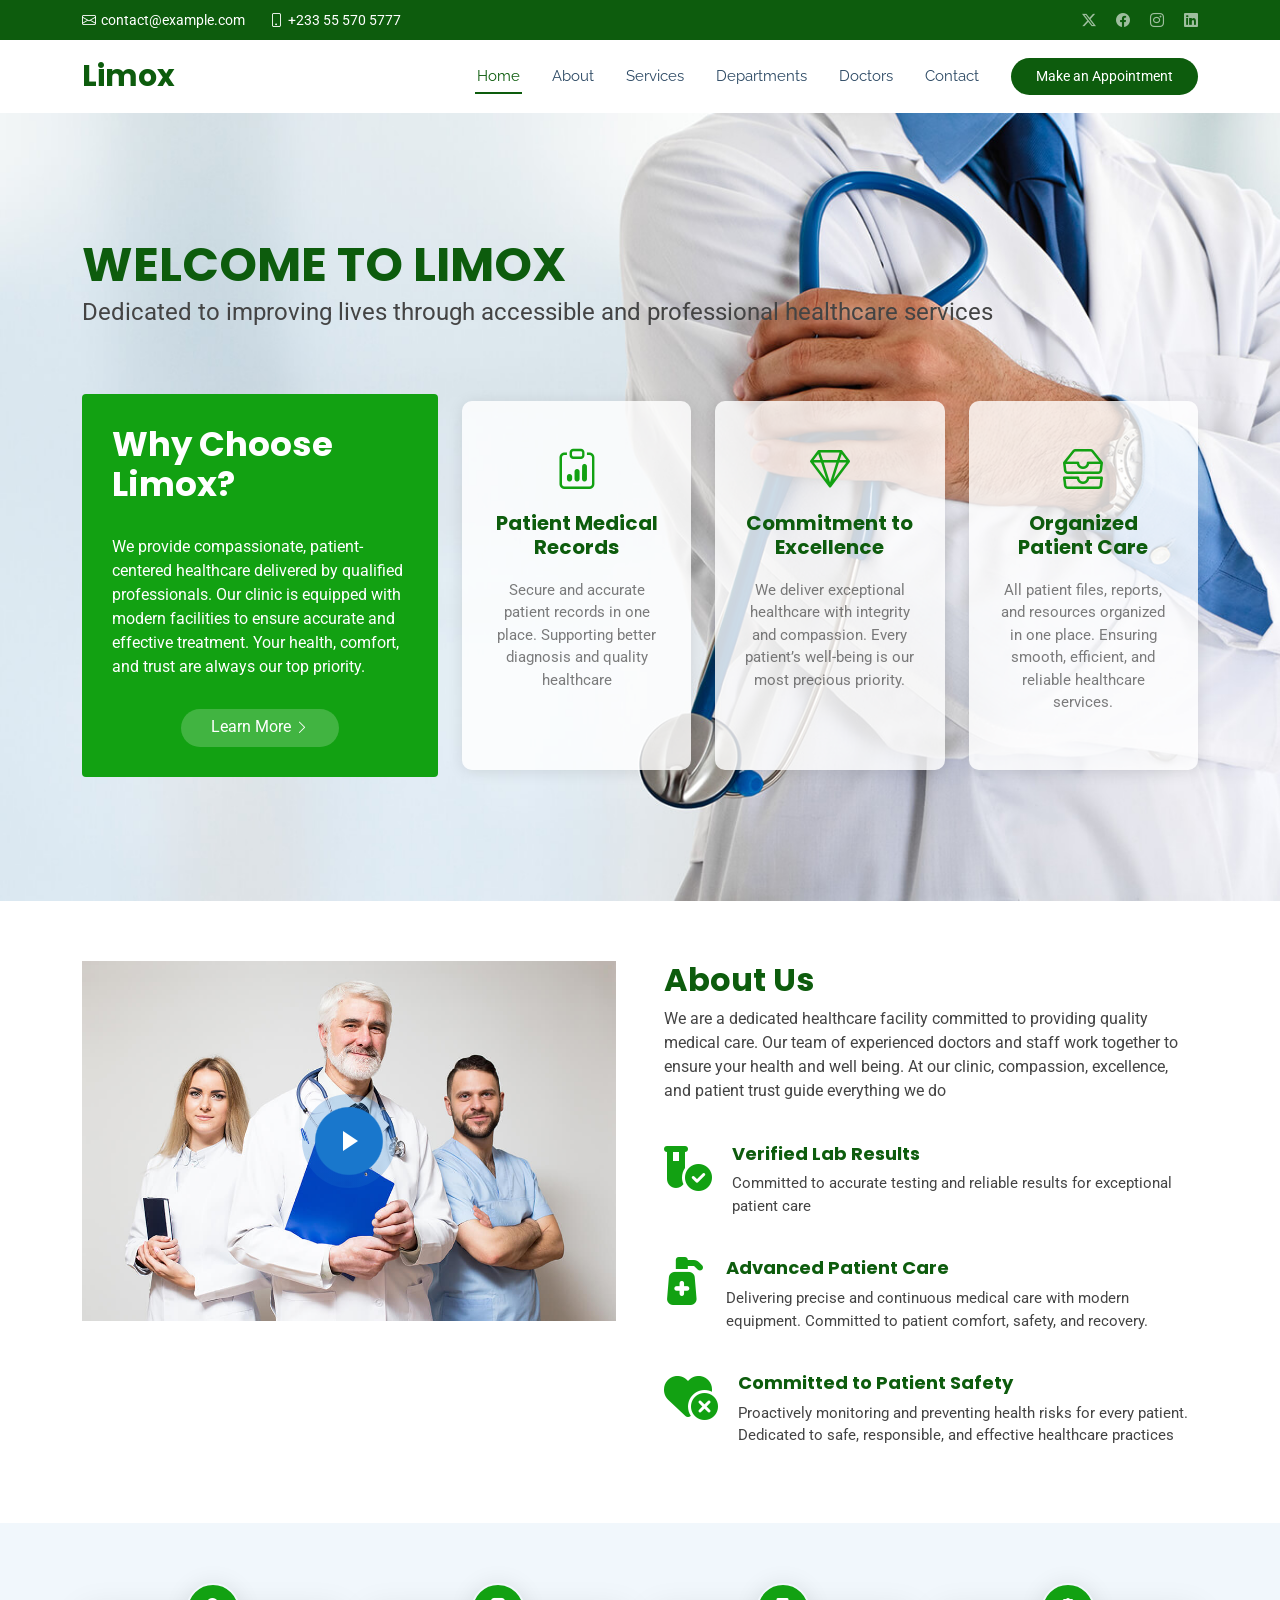
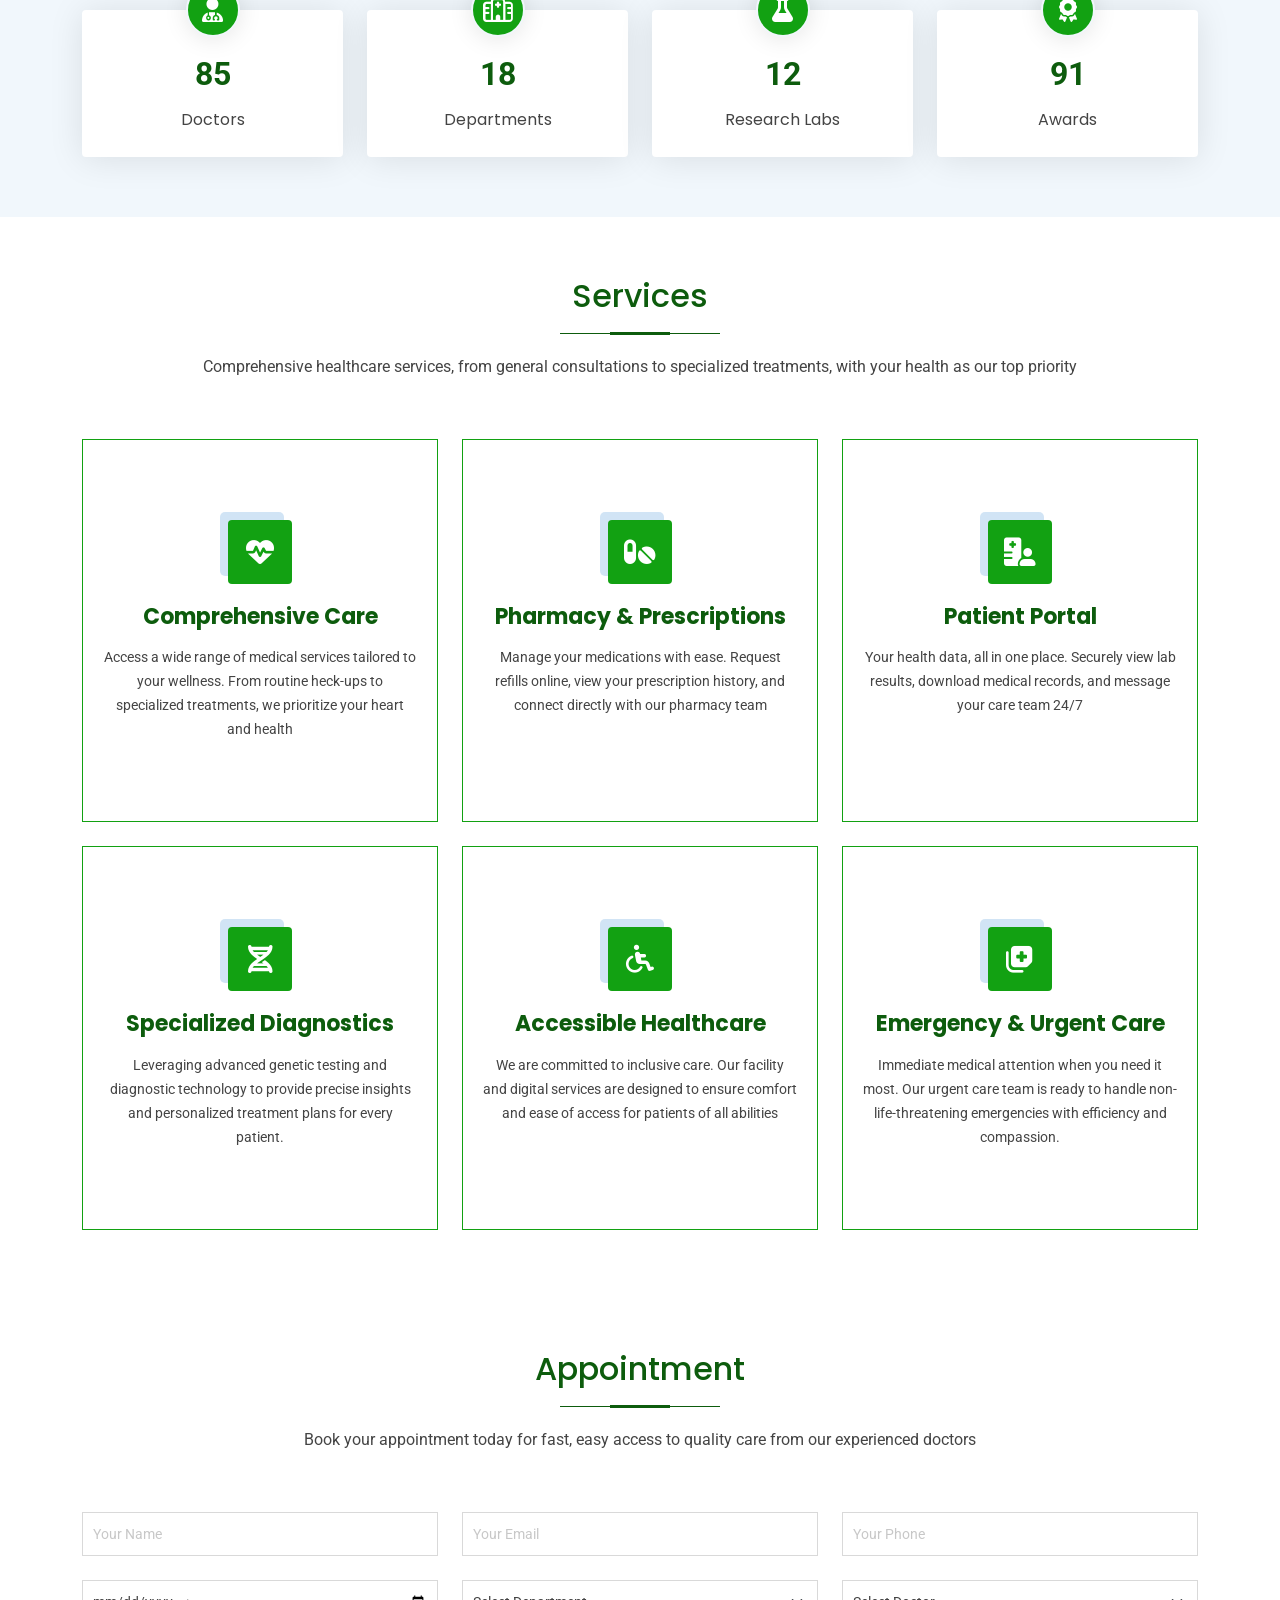
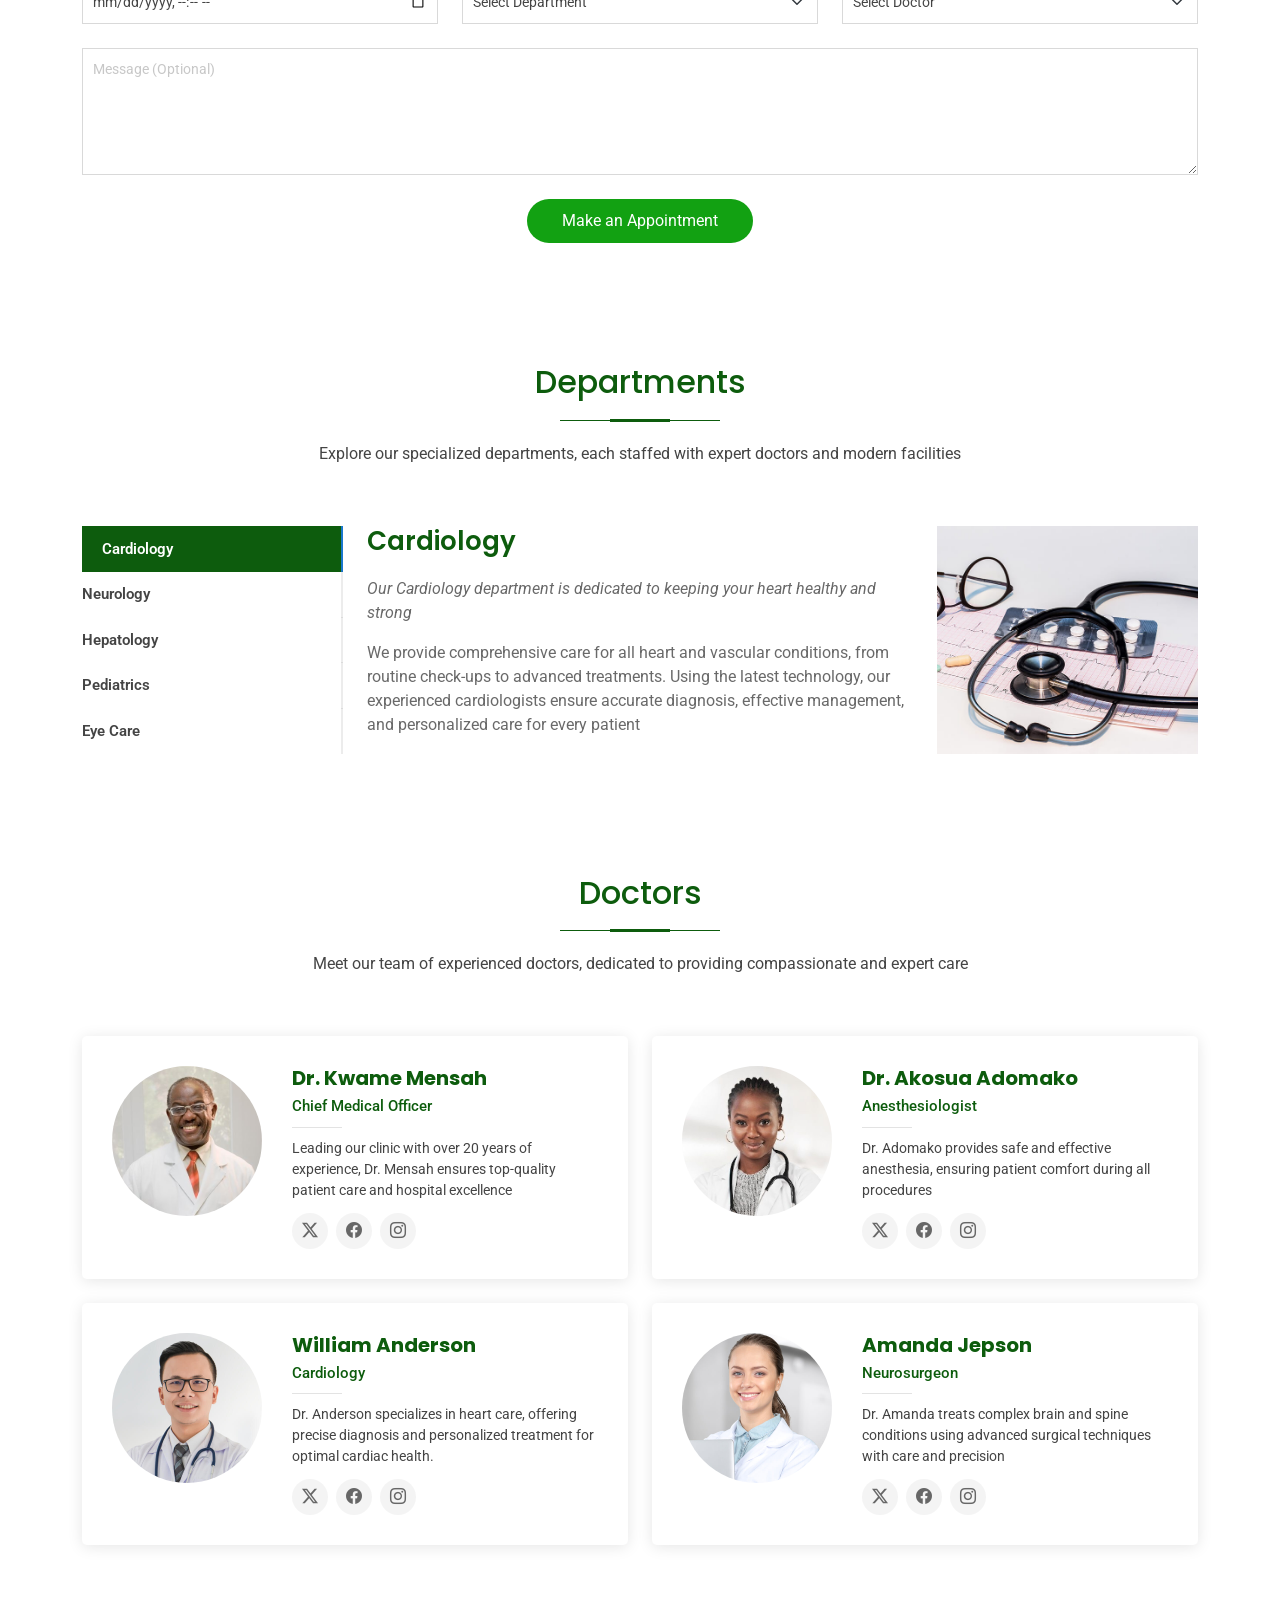
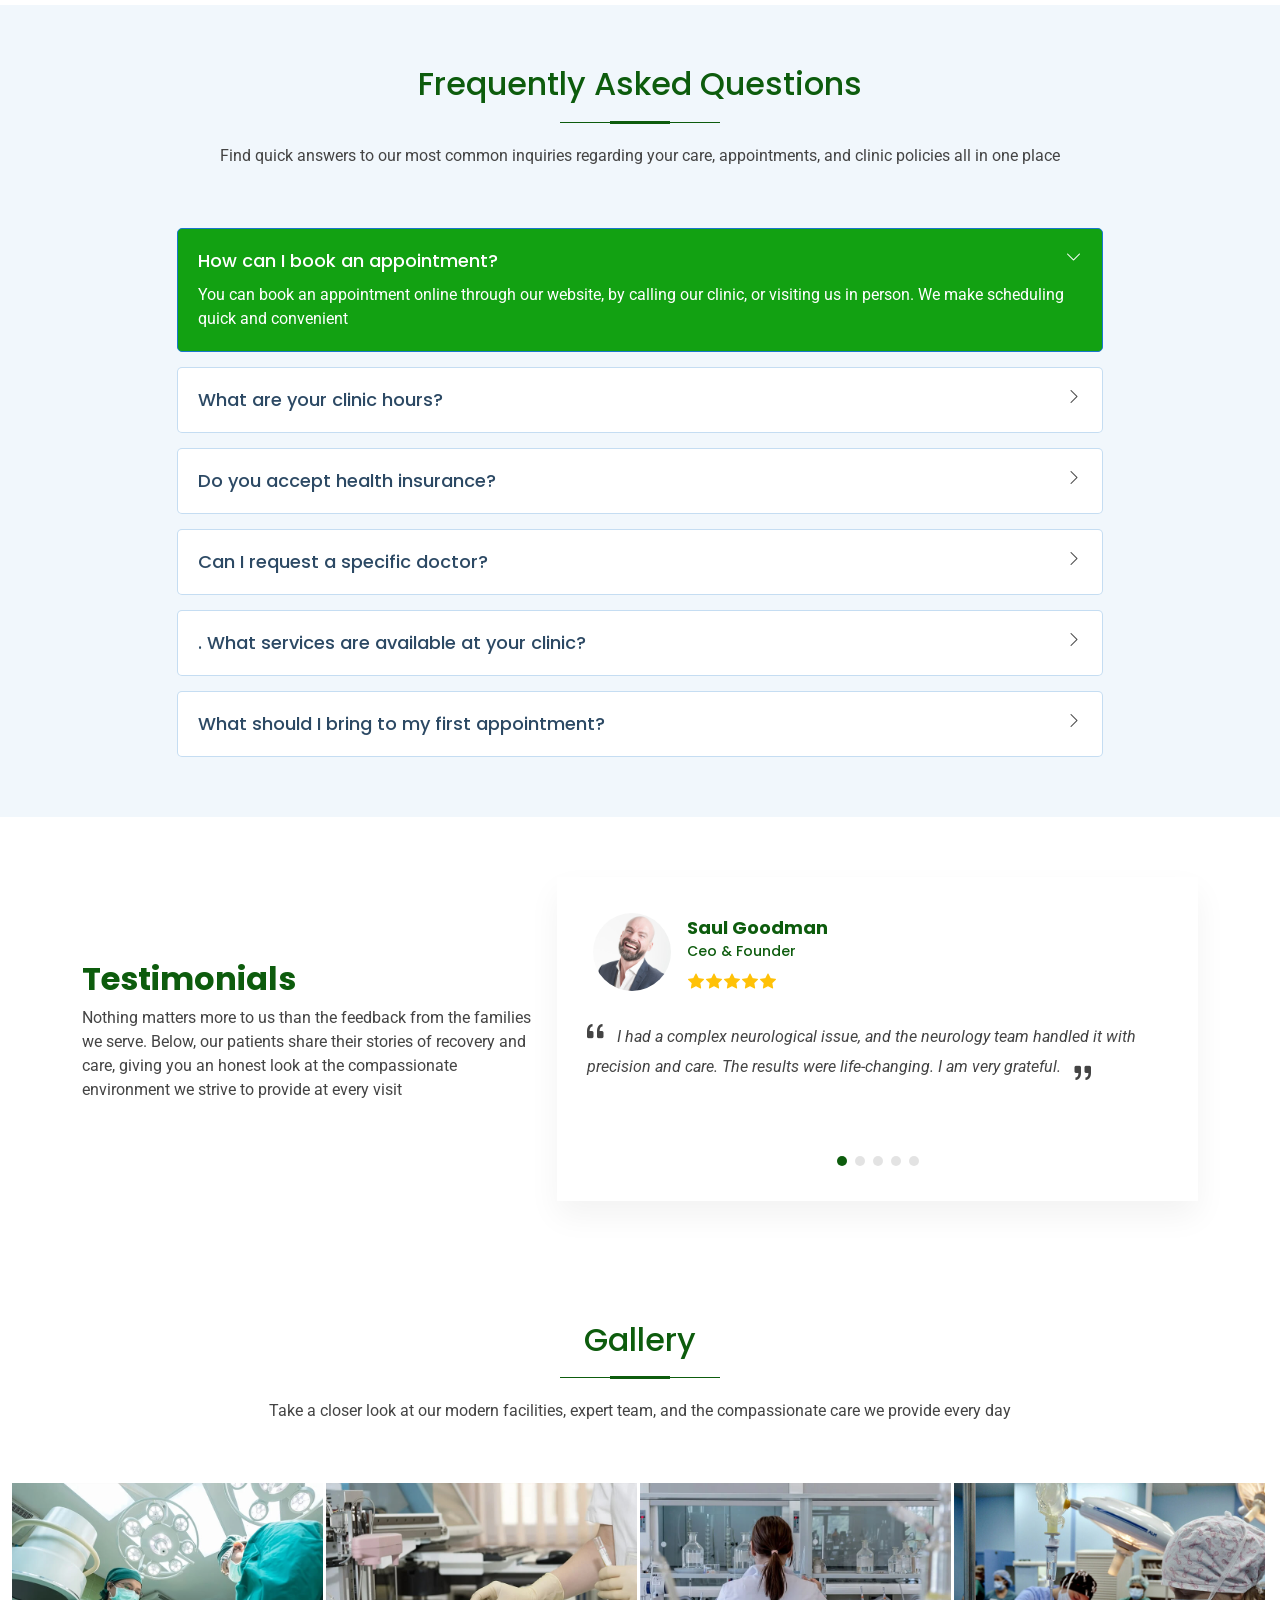
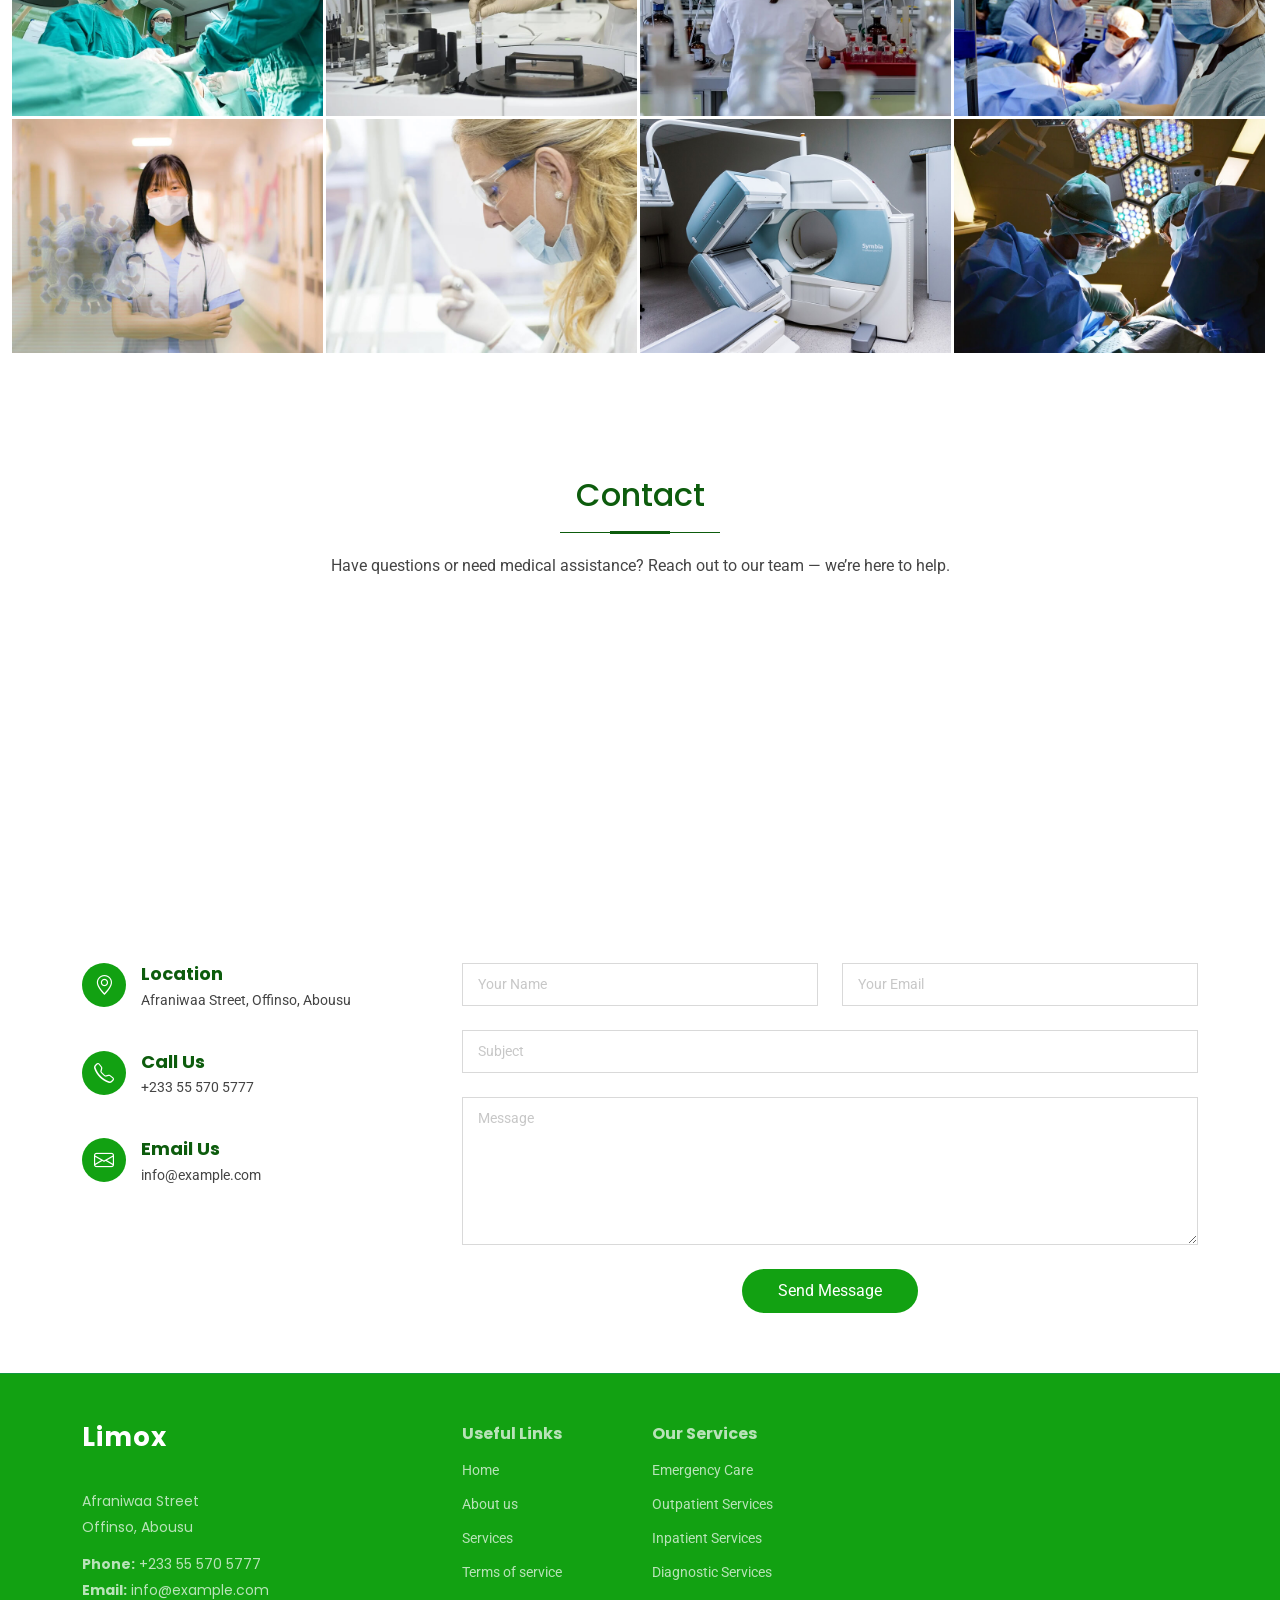
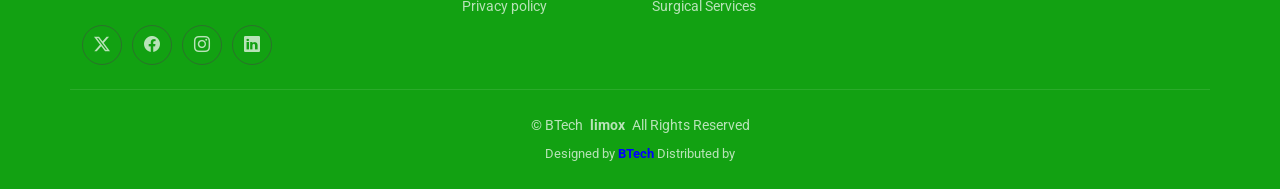
<file: index.html>
<!DOCTYPE html>
<html lang="en">

<head>
  <meta charset="utf-8">
  <meta content="width=device-width, initial-scale=1.0" name="viewport">
  <title>Limox</title>
  <meta name="description" content="">
  <meta name="keywords" content="">

  <!-- Favicons -->
  <link href="assets/img/limox_favicon.png" rel="icon">
  <!--  <link href="assets/img/apple-touch-icon.png" rel="apple-touch-icon">-->

  <!-- Fonts -->
  <link href="https://fonts.googleapis.com" rel="preconnect">
  <link href="https://fonts.gstatic.com" rel="preconnect" crossorigin>
  <link
    href="https://fonts.googleapis.com/css2?family=Roboto:ital,wght@0,100;0,300;0,400;0,500;0,700;0,900;1,100;1,300;1,400;1,500;1,700;1,900&family=Poppins:ital,wght@0,100;0,200;0,300;0,400;0,500;0,600;0,700;0,800;0,900;1,100;1,200;1,300;1,400;1,500;1,600;1,700;1,800;1,900&family=Raleway:ital,wght@0,100;0,200;0,300;0,400;0,500;0,600;0,700;0,800;0,900;1,100;1,200;1,300;1,400;1,500;1,600;1,700;1,800;1,900&display=swap"
    rel="stylesheet">

  <!-- Vendor CSS Files -->
  <link href="assets/vendor/bootstrap/css/bootstrap.min.css" rel="stylesheet">
  <link href="assets/vendor/bootstrap-icons/bootstrap-icons.css" rel="stylesheet">
  <link href="assets/vendor/aos/aos.css" rel="stylesheet">
  <link href="assets/vendor/fontawesome-free/css/all.min.css" rel="stylesheet">
  <link href="assets/vendor/glightbox/css/glightbox.min.css" rel="stylesheet">
  <link href="assets/vendor/swiper/swiper-bundle.min.css" rel="stylesheet">

  <!-- Main CSS File -->
  <link href="assets/css/main.css" rel="stylesheet">

</head>

<body class="index-page">

  <header id="header" class="header sticky-top">

    <div style="background-color: rgb(13, 92, 13);" class="topbar d-flex align-items-center">
      <div class="container d-flex justify-content-center justify-content-md-between">
        <div class="contact-info d-flex align-items-center">
          <i class="bi bi-envelope d-flex align-items-center"><a
              href="mailto:contact@example.com">contact@example.com</a></i>
          <i class="bi bi-phone d-flex align-items-center ms-4"><span>+233 55 570 5777</span></i>
        </div>
        <div class="social-links d-none d-md-flex align-items-center">
          <a href="#" class="twitter"><i class="bi bi-twitter-x"></i></a>
          <a href="#" class="facebook"><i class="bi bi-facebook"></i></a>
          <a href="#" class="instagram"><i class="bi bi-instagram"></i></a>
          <a href="#" class="linkedin"><i class="bi bi-linkedin"></i></a>
        </div>
      </div>
    </div><!-- End Top Bar -->

    <div class="branding d-flex align-items-center">

      <div class="container position-relative d-flex align-items-center justify-content-between">
        <a href="index.html" class="logo d-flex align-items-center me-auto">
          <!-- Uncomment the line below if you also wish to use an image logo -->
          <!-- <img src="assets/img/logo.png" alt=""> -->
          <h1 style="color: rgb(13, 92, 13);" class="sitename">Limox</h1>
        </a>

        <nav id="navmenu" class="navmenu">
          <ul>
            <li><a href="#hero" class="active">Home<br></a></li>
            <li><a href="#about">About</a></li>
            <li><a href="#services">Services</a></li>
            <li><a href="#departments">Departments</a></li>
            <li><a href="#doctors">Doctors</a></li>
            <!--<li class="dropdown"><a href="#"><span>Dropdown</span> <i class="bi bi-chevron-down toggle-dropdown"></i></a>
              <ul>
                <li><a href="#">Dropdown 1</a></li>
                <li class="dropdown"><a href="#"><span>Deep Dropdown</span> <i class="bi bi-chevron-down toggle-dropdown"></i></a>
                  <ul>
                    <li><a href="#">Deep Dropdown 1</a></li>
                    <li><a href="#">Deep Dropdown 2</a></li>
                    <li><a href="#">Deep Dropdown 3</a></li>
                    <li><a href="#">Deep Dropdown 4</a></li>
                    <li><a href="#">Deep Dropdown 5</a></li>
                  </ul>
                </li>
                <li><a href="#">Dropdown 2</a></li>
                <li><a href="#">Dropdown 3</a></li>
                <li><a href="#">Dropdown 4</a></li>
              </ul>
            </li>>-->
            <li><a href="#contact">Contact</a></li>
          </ul>
          <i class="mobile-nav-toggle d-xl-none bi bi-list"></i>
        </nav>

        <a style="background-color: rgb(13, 92, 13)" class="cta-btn d-none d-sm-block" href="#appointment">Make an
          Appointment</a>

      </div>

    </div>

  </header>

  <main class="main">

    <!-- Hero Section -->
    <section id="hero" class="hero section light-background">

      <img src="assets/img/hero-bg.jpg" alt="" data-aos="fade-in">

      <div class="container position-relative">

        <div class="welcome position-relative" data-aos="fade-down" data-aos-delay="100">
          <h2 style="color: rgb(13, 92, 13);" t>WELCOME TO LIMOX</h2>
          <p>Dedicated to improving lives through accessible and professional healthcare services</p>
        </div><!-- End Welcome -->

        <div class="content row gy-4">
          <div class="col-lg-4 d-flex align-items-stretch">
            <div style="background-color: rgb(18, 161, 18)" class="why-box" data-aos="zoom-out" data-aos-delay="200">
              <h3>Why Choose Limox?</h3>
              <p>
                We provide compassionate, patient-centered healthcare delivered by qualified professionals.
                Our clinic is equipped with modern facilities to ensure accurate and effective treatment.
                Your health, comfort, and trust are always our top priority.
              </p>
              <div class="text-center">
                <a href="#about" class="more-btn"><span>Learn More</span> <i class="bi bi-chevron-right"></i></a>
              </div>
            </div>
          </div><!-- End Why Box -->

          <div class="col-lg-8 d-flex align-items-stretch">
            <div class="d-flex flex-column justify-content-center">
              <div class="row gy-4">

                <div class="col-xl-4 d-flex align-items-stretch">
                  <div class="icon-box" data-aos="zoom-out" data-aos-delay="300">
                    <i style="color: rgb(18, 161, 18)" class="bi bi-clipboard-data"></i>
                    <h4 style="color: rgb(13, 92, 13);">Patient Medical Records</h4>
                    <p>Secure and accurate patient records in one place.
                      Supporting better diagnosis and quality healthcare</p>
                  </div>
                </div><!-- End Icon Box -->

                <div class="col-xl-4 d-flex align-items-stretch">
                  <div class="icon-box" data-aos="zoom-out" data-aos-delay="400">
                    <i style="color: rgb(18, 161, 18)" class="bi bi-gem"></i>
                    <h4 style="color: rgb(13, 92, 13);">Commitment to Excellence</h4>
                    <p>We deliver exceptional healthcare with integrity and compassion.
                      Every patient’s well-being is our most precious priority.</p>
                  </div>
                </div><!-- End Icon Box -->

                <div class="col-xl-4 d-flex align-items-stretch">
                  <div class="icon-box" data-aos="zoom-out" data-aos-delay="500">
                    <i style="color: rgb(18, 161, 18)" class="bi bi-inboxes"></i>
                    <h4 style="color: rgb(13, 92, 13);">Organized Patient Care</h4>
                    <p>All patient files, reports, and resources organized in one place.
                      Ensuring smooth, efficient, and reliable healthcare services.</p>
                  </div>
                </div><!-- End Icon Box -->

              </div>
            </div>
          </div>
        </div><!-- End  Content-->

      </div>

    </section><!-- /Hero Section -->

    <!-- About Section -->
    <section id="about" class="about section">

      <div class="container">

        <div class="row gy-4 gx-5">

          <div class="col-lg-6 position-relative align-self-start" data-aos="fade-up" data-aos-delay="200">
            <img src="assets/img/about.jpg" class="img-fluid" alt="">
            <a href="#" class="glightbox pulsating-play-btn"></a>
          </div>

          <div class="col-lg-6 content" data-aos="fade-up" data-aos-delay="100">
            <h3 style="color: rgb(13, 92, 13);">About Us</h3>
            <p>
              We are a dedicated healthcare facility committed to providing quality medical care.
              Our team of experienced doctors and staff work together to ensure your health and well being.
              At our clinic, compassion, excellence, and patient trust guide everything we do
            </p>
            <ul>
              <li>
                <i style="color: rgb(18, 161, 18)" class="fa-solid fa-vial-circle-check"></i>
                <div>
                  <h5 style="color: rgb(13, 92, 13);">Verified Lab Results</h5>
                  <p>Committed to accurate testing and reliable results for exceptional patient care</p>
                </div>
              </li>
              <li>
                <i style="color: rgb(18, 161, 18)" class="fa-solid fa-pump-medical"></i>
                <div>
                  <h5 style="color: rgb(13, 92, 13);">Advanced Patient Care</h5>
                  <p>Delivering precise and continuous medical care with modern equipment.
                    Committed to patient comfort, safety, and recovery.</p>
                </div>
              </li>
              <li>
                <i style="color: rgb(18, 161, 18)" class="fa-solid fa-heart-circle-xmark"></i>
                <div>
                  <h5 style="color: rgb(13, 92, 13);">Committed to Patient Safety</h5>
                  <p>Proactively monitoring and preventing health risks for every patient.
                    Dedicated to safe, responsible, and effective healthcare practices</p>
                </div>
              </li>
            </ul>
          </div>

        </div>

      </div>

    </section><!-- /About Section -->

    <!-- Stats Section -->
    <section id="stats" class="stats section light-background">

      <div class="container" data-aos="fade-up" data-aos-delay="100">

        <div class="row gy-4">

          <div class="col-lg-3 col-md-6 d-flex flex-column align-items-center">
            <i style="background-color:  rgb(18, 161, 18);" class="fa-solid fa-user-doctor"></i>
            <div class="stats-item">
              <span style="color: rgb(13, 92, 13);" data-purecounter-start="0" data-purecounter-end="85"
                data-purecounter-duration="1" class="purecounter"></span>
              <p>Doctors</p>
            </div>
          </div><!-- End Stats Item -->

          <div class="col-lg-3 col-md-6 d-flex flex-column align-items-center">
            <i style="background-color:  rgb(18, 161, 18)" class="fa-regular fa-hospital"></i>
            <div class="stats-item">
              <span style="color: rgb(13, 92, 13);" data-purecounter-start="0" data-purecounter-end="18"
                data-purecounter-duration="1" class="purecounter"></span>
              <p>Departments</p>
            </div>
          </div><!-- End Stats Item -->

          <div class="col-lg-3 col-md-6 d-flex flex-column align-items-center">
            <i style="background-color:  rgb(18, 161, 18)" class="fas fa-flask"></i>
            <div class="stats-item">
              <span style="color: rgb(13, 92, 13);" data-purecounter-start="0" data-purecounter-end="12"
                data-purecounter-duration="1" class="purecounter"></span>
              <p>Research Labs</p>
            </div>
          </div><!-- End Stats Item -->

          <div class="col-lg-3 col-md-6 d-flex flex-column align-items-center">
            <i style="background-color:  rgb(18, 161, 18)" class="fas fa-award"></i>
            <div class="stats-item">
              <span style="color: rgb(13, 92, 13);" data-purecounter-start="0" data-purecounter-end="91"
                data-purecounter-duration="1" class="purecounter"></span>
              <p>Awards</p>
            </div>
          </div><!-- End Stats Item -->

        </div>

      </div>

    </section><!-- /Stats Section -->

    <!-- Services Section -->
    <section id="services" class="services section">

      <!-- Section Title -->
      <div class="container section-title" data-aos="fade-up">
        <h2 style="color: rgb(13, 92, 13);">Services</h2>
        <p>Comprehensive healthcare services, from general consultations to specialized treatments, with your health as
          our top priority</p>
      </div><!-- End Section Title -->

      <div class="container">

        <div class="row gy-4">

          <div class="col-lg-4 col-md-6" data-aos="fade-up" data-aos-delay="100">
            <div class="service-item  position-relative">
              <div class="icon">
                <i class="fas fa-heartbeat"></i>
              </div>
              <a href="#" class="stretched-link">
                <h3>Comprehensive Care</h3>
              </a>
              <p>Access a wide range of medical services tailored to your wellness. From routine
                heck-ups to specialized treatments, we prioritize your heart and health</p>
            </div>
          </div><!-- End Service Item -->

          <div class="col-lg-4 col-md-6" data-aos="fade-up" data-aos-delay="200">
            <div class="service-item position-relative">
              <div class="icon">
                <i class="fas fa-pills"></i>
              </div>
              <a href="#" class="stretched-link">
                <h3>Pharmacy & Prescriptions</h3>
              </a>
              <p>Manage your medications with ease. Request refills online, view your
                prescription history, and connect directly with our pharmacy team</p>
            </div>
          </div><!-- End Service Item -->

          <div class="col-lg-4 col-md-6" data-aos="fade-up" data-aos-delay="300">
            <div class="service-item position-relative">
              <div class="icon">
                <i class="fas fa-hospital-user"></i>
              </div>
              <a href="#" class="stretched-link">
                <h3>Patient Portal</h3>
              </a>
              <p>Your health data, all in one place. Securely view lab results,
                download medical records, and message your care team 24/7</p>
            </div>
          </div><!-- End Service Item -->

          <div class="col-lg-4 col-md-6" data-aos="fade-up" data-aos-delay="400">
            <div class="service-item position-relative">
              <div class="icon">
                <i class="fas fa-dna"></i>
              </div>
              <a href="#" class="stretched-link">
                <h3>Specialized Diagnostics</h3>
              </a>
              <p>Leveraging advanced genetic testing and diagnostic technology to
                provide precise insights and personalized treatment plans for every patient.</p>
              <a href="#" class="stretched-link"></a>
            </div>
          </div><!-- End Service Item -->

          <div class="col-lg-4 col-md-6" data-aos="fade-up" data-aos-delay="500">
            <div class="service-item position-relative">
              <div class="icon">
                <i class="fas fa-wheelchair"></i>
              </div>
              <a href="#" class="stretched-link">
                <h3>Accessible Healthcare</h3>
              </a>
              <p>We are committed to inclusive care. Our facility and digital services
                are designed to ensure comfort and ease of access for patients of all abilities</p>
              <a href="#" class="stretched-link"></a>
            </div>
          </div><!-- End Service Item -->

          <div class="col-lg-4 col-md-6" data-aos="fade-up" data-aos-delay="600">
            <div class="service-item position-relative">
              <div class="icon">
                <i class="fas fa-notes-medical"></i>
              </div>
              <a href="#" class="stretched-link">
                <h3>Emergency & Urgent Care</h3>
              </a>
              <p>Immediate medical attention when you need it most. Our urgent care team
                is ready to handle non-life-threatening emergencies with efficiency and compassion.</p>
              <a href="#" class="stretched-link"></a>
            </div>
          </div><!-- End Service Item -->

        </div>

      </div>

    </section><!-- /Services Section -->

    <!-- Appointment Section -->
    <section id="appointment" class="appointment section">

      <!-- Section Title -->
      <div class="container section-title" data-aos="fade-up">
        <h2 style="color: rgb(13, 92, 13);">Appointment</h2>
        <p>Book your appointment today for fast, easy access to quality care from our experienced doctors</p>
      </div><!-- End Section Title -->

      <div class="container" data-aos="fade-up" data-aos-delay="100">

        <form action="forms/appointment.php" method="post" role="form" class="php-email-form">
          <div class="row">
            <div class="col-md-4 form-group">
              <input type="text" name="name" class="form-control" id="name" placeholder="Your Name" required="">
            </div>
            <div class="col-md-4 form-group mt-3 mt-md-0">
              <input type="email" class="form-control" name="email" id="email" placeholder="Your Email" required="">
            </div>
            <div class="col-md-4 form-group mt-3 mt-md-0">
              <input type="tel" class="form-control" name="phone" id="phone" placeholder="Your Phone" required="">
            </div>
          </div>
          <div class="row">
            <div class="col-md-4 form-group mt-3">
              <input type="datetime-local" name="date" class="form-control datepicker" id="date"
                placeholder="Appointment Date" required="">
            </div>
            <div class="col-md-4 form-group mt-3">
              <select name="department" id="department" class="form-select" required="">
                <option value="">Select Department</option>
                <option value="Department 1">Department 1</option>
                <option value="Department 2">Department 2</option>
                <option value="Department 3">Department 3</option>
              </select>
            </div>
            <div class="col-md-4 form-group mt-3">
              <select name="doctor" id="doctor" class="form-select" required="">
                <option value="">Select Doctor</option>
                <option value="Doctor 1">Doctor 1</option>
                <option value="Doctor 2">Doctor 2</option>
                <option value="Doctor 3">Doctor 3</option>
              </select>
            </div>
          </div>

          <div class="form-group mt-3">
            <textarea class="form-control" name="message" rows="5" placeholder="Message (Optional)"></textarea>
          </div>
          <div class="mt-3">
            <div class="loading">Loading</div>
            <div class="error-message"></div>
            <div class="sent-message">Your appointment request has been sent successfully. Thank you!</div>
            <div class="text-center"><button type="submit">Make an Appointment</button></div>
          </div>
        </form>

      </div>

    </section><!-- /Appointment Section -->

    <!-- Departments Section -->
    <section id="departments" class="departments section">

      <!-- Section Title -->
      <div class="container section-title" data-aos="fade-up">
        <h2 style="color: rgb(13, 92, 13);">Departments</h2>
        <p>Explore our specialized departments, each staffed with expert doctors and modern facilities</p>
      </div><!-- End Section Title -->

      <div class="container" data-aos="fade-up" data-aos-delay="100">

        <div class="row">
          <div class="col-lg-3">
            <ul class="nav nav-tabs flex-column">
              <li class="nav-item">
                <a class="nav-link active show" data-bs-toggle="tab" href="#departments-tab-1">Cardiology</a>
              </li>
              <li class="nav-item">
                <a class="nav-link" data-bs-toggle="tab" href="#departments-tab-2">Neurology</a>
              </li>
              <li class="nav-item">
                <a class="nav-link" data-bs-toggle="tab" href="#departments-tab-3">Hepatology</a>
              </li>
              <li class="nav-item">
                <a class="nav-link" data-bs-toggle="tab" href="#departments-tab-4">Pediatrics</a>
              </li>
              <li class="nav-item">
                <a class="nav-link" data-bs-toggle="tab" href="#departments-tab-5">Eye Care</a>
              </li>
            </ul>
          </div>
          <div class="col-lg-9 mt-4 mt-lg-0">
            <div class="tab-content">
              <div class="tab-pane active show" id="departments-tab-1">
                <div class="row">
                  <div class="col-lg-8 details order-2 order-lg-1">
                    <h3 style="color: rgb(13, 92, 13);">Cardiology</h3>
                    <p class="fst-italic">Our Cardiology department is dedicated to keeping your heart healthy and
                      strong</p>
                    <p>We provide comprehensive care for all heart and vascular conditions, from routine check-ups to
                      advanced
                      treatments. Using the latest technology, our experienced cardiologists ensure accurate diagnosis,
                      effective management, and personalized care for every patient</p>
                  </div>
                  <div class="col-lg-4 text-center order-1 order-lg-2">
                    <img src="assets/img/departments-1.jpg" alt="" class="img-fluid">
                  </div>
                </div>
              </div>
              <div class="tab-pane" id="departments-tab-2">
                <div class="row">
                  <div class="col-lg-8 details order-2 order-lg-1">
                    <h3 style="color: rgb(13, 92, 13);">Neurology</h3>
                    <p class="fst-italic">Neurology focuses on the health of your brain, spine, and nervous system.</p>
                    <p>Our neurologists diagnose and treat a wide range of neurological disorders, from headaches and
                      neuropathies
                      to complex conditions. We combine expertise, advanced diagnostic tools, and personalized treatment
                      plans to support your long-term neurological health.</p>
                  </div>
                  <div class="col-lg-4 text-center order-1 order-lg-2">
                    <img src="assets/img/departments-2.jpg" alt="" class="img-fluid">
                  </div>
                </div>
              </div>
              <div class="tab-pane" id="departments-tab-3">
                <div class="row">
                  <div class="col-lg-8 details order-2 order-lg-1">
                    <h3 style="color: rgb(13, 92, 13);">Hepatology</h3>
                    <p class="fst-italic">Hepatology specializes in liver and digestive system health.</p>
                    <p>We provide preventive care, accurate diagnosis, and effective treatment for liver
                      and digestive disorders. Our specialists create tailored care plans using advanced
                      technology and clinical expertise to ensure optimal outcomes for every patient.</p>
                  </div>
                  <div class="col-lg-4 text-center order-1 order-lg-2">
                    <img src="assets/img/departments-3.jpg" alt="" class="img-fluid">
                  </div>
                </div>
              </div>
              <div class="tab-pane" id="departments-tab-4">
                <div class="row">
                  <div class="col-lg-8 details order-2 order-lg-1">
                    <h3 style="color: rgb(13, 92, 13);">Pediatrics</h3>
                    <p class="fst-italic">Pediatrics is dedicated to the care and development of children</p>
                    <p>Our pediatricians provide check-ups, vaccinations, growth monitoring, and treatment for
                      childhood illnesses. We offer compassionate, expert care in a child-friendly environment,
                      ensuring every child’s health and development are supported.</p>
                  </div>
                  <div class="col-lg-4 text-center order-1 order-lg-2">
                    <img src="assets/img/departments-4.jpg" alt="" class="img-fluid">
                  </div>
                </div>
              </div>
              <div class="tab-pane" id="departments-tab-5">
                <div class="row">
                  <div class="col-lg-8 details order-2 order-lg-1">
                    <h3 style="color: rgb(13, 92, 13);">Eye Care (Ophthalmology)</h3>
                    <p class="fst-italic">Eye Care focuses on maintaining and improving vision for patients of all
                      ages.</p>
                    <p>We provide comprehensive eye services, from routine exams to treatment of complex conditions.
                      Our ophthalmologists use modern diagnostic tools and personalized treatment plans to preserve
                      and enhance your vision with precision and care.</p>
                  </div>
                  <div class="col-lg-4 text-center order-1 order-lg-2">
                    <img src="assets/img/departments-5.jpg" alt="" class="img-fluid">
                  </div>
                </div>
              </div>
            </div>
          </div>
        </div>

      </div>

    </section><!-- /Departments Section -->

    <!-- Doctors Section -->
    <section id="doctors" class="doctors section">

      <!-- Section Title -->
      <div class="container section-title" data-aos="fade-up">
        <h2 style="color: rgb(13, 92, 13);">Doctors</h2>
        <p>Meet our team of experienced doctors, dedicated to providing compassionate and expert care</p>
      </div><!-- End Section Title -->

      <div class="container">

        <div class="row gy-4">

          <div class="col-lg-6" data-aos="fade-up" data-aos-delay="100">
            <div class="team-member d-flex align-items-start">
              <div class="pic"><img src="assets/img/doctors/chief_doctor.jpg" class="img-fluid" alt=""></div>
              <div class="member-info">
                <h4 style="color: rgb(13, 92, 13);">Dr. Kwame Mensah</h4>
                <span style="color: rgb(13, 92, 13);">Chief Medical Officer</span>
                <p>Leading our clinic with over 20 years of experience, Dr. Mensah ensures top-quality patient care and
                  hospital excellence</p>
                <div class="social">
                  <a href=""><i class="bi bi-twitter-x"></i></a>
                  <a href=""><i class="bi bi-facebook"></i></a>
                  <a href=""><i class="bi bi-instagram"></i></a>
                </div>
              </div>
            </div>
          </div><!-- End Team Member -->

          <div class="col-lg-6" data-aos="fade-up" data-aos-delay="200">
            <div class="team-member d-flex align-items-start">
              <div class="pic"><img src="assets/img/doctors/Anesthesiologist.jpg" class="img-fluid" alt=""></div>
              <div class="member-info">
                <h4 style="color: rgb(13, 92, 13);">Dr. Akosua Adomako</h4>
                <span style="color: rgb(13, 92, 13);">Anesthesiologist</span>
                <p>Dr. Adomako provides safe and effective anesthesia, ensuring patient comfort during all procedures
                </p>
                <div class="social">
                  <a href=""><i class="bi bi-twitter-x"></i></a>
                  <a href=""><i class="bi bi-facebook"></i></a>
                  <a href=""><i class="bi bi-instagram"></i></a>
                </div>
              </div>
            </div>
          </div><!-- End Team Member -->

          <div class="col-lg-6" data-aos="fade-up" data-aos-delay="300">
            <div class="team-member d-flex align-items-start">
              <div class="pic"><img src="assets/img/doctors/doctors-3.jpg" class="img-fluid" alt=""></div>
              <div class="member-info">
                <h4 style="color: rgb(13, 92, 13);">William Anderson</h4>
                <span style="color: rgb(13, 92, 13);">Cardiology</span>
                <p>Dr. Anderson specializes in heart care, offering precise diagnosis and personalized treatment for
                  optimal cardiac health.</p>
                <div class="social">
                  <a href=""><i class="bi bi-twitter-x"></i></a>
                  <a href=""><i class="bi bi-facebook"></i></a>
                  <a href=""><i class="bi bi-instagram"></i></a>
                </div>
              </div>
            </div>
          </div><!-- End Team Member -->

          <div class="col-lg-6" data-aos="fade-up" data-aos-delay="400">
            <div class="team-member d-flex align-items-start">
              <div class="pic"><img src="assets/img/doctors/doctors-4.jpg" class="img-fluid" alt=""></div>
              <div class="member-info">
                <h4 style="color: rgb(13, 92, 13);">Amanda Jepson</h4>
                <span style="color: rgb(13, 92, 13);">Neurosurgeon</span>
                <p>Dr. Amanda treats complex brain and spine conditions using advanced surgical techniques with care
                  and precision</p>
                <div class="social">
                  <a href=""><i class="bi bi-twitter-x"></i></a>
                  <a href=""><i class="bi bi-facebook"></i></a>
                  <a href=""><i class="bi bi-instagram"></i></a>
                </div>
              </div>
            </div>
          </div><!-- End Team Member -->

        </div>

      </div>

    </section><!-- /Doctors Section -->

    <!-- Faq Section -->
    <section id="faq" class="faq section light-background">

      <!-- Section Title -->
      <div class="container section-title" data-aos="fade-up">
        <h2 style="color: rgb(13, 92, 13);">Frequently Asked Questions</h2>
        <p>Find quick answers to our most common inquiries regarding your care, appointments, and clinic policies all in
          one place</p>
      </div><!-- End Section Title -->

      <div class="container">

        <div class="row justify-content-center">

          <div class="col-lg-10" data-aos="fade-up" data-aos-delay="100">

            <div class="faq-container">

              <div class="faq-item faq-active">
                <h3>How can I book an appointment?</h3>
                <div class="faq-content">
                  <p>You can book an appointment online through our website, by calling our clinic, or visiting us in
                    person. We make scheduling quick and convenient</p>
                </div>
                <i class="faq-toggle bi bi-chevron-right"></i>
              </div><!-- End Faq item-->

              <div class="faq-item">
                <h3>What are your clinic hours?</h3>
                <div class="faq-content">
                  <p>Our clinic is open Monday to Friday from 8:00 AM to 6:00 PM, and Saturdays from 9:00 AM to 2:00 PM.
                    Emergency services are available 24/7.</p>
                </div>
                <i class="faq-toggle bi bi-chevron-right"></i>
              </div><!-- End Faq item-->

              <div class="faq-item">
                <h3>Do you accept health insurance?</h3>
                <div class="faq-content">
                  <p>Yes, we accept most major health insurance providers. Please contact our reception to confirm your
                    specific plan coverage.</p>
                </div>
                <i class="faq-toggle bi bi-chevron-right"></i>
              </div><!-- End Faq item-->

              <div class="faq-item">
                <h3>Can I request a specific doctor?</h3>
                <div class="faq-content">
                  <p>Absolutely! You can request a specific doctor when booking your appointment online or by phone,
                    subject to their availability.</p>
                </div>
                <i class="faq-toggle bi bi-chevron-right"></i>
              </div><!-- End Faq item-->

              <div class="faq-item">
                <h3>. What services are available at your clinic?</h3>
                <div class="faq-content">
                  <p>We provide a wide range of services, including general medicine, pediatrics, cardiology, neurology,
                    hepatology, eye care, anesthesiology, surgery, diagnostics, and emergency care.</p>
                </div>
                <i class="faq-toggle bi bi-chevron-right"></i>
              </div><!-- End Faq item-->

              <div class="faq-item">
                <h3>What should I bring to my first appointment?</h3>
                <div class="faq-content">
                  <p>Please bring your ID, health insurance card (if applicable), any previous medical records, and a
                    list of current medications.</p>
                </div>
                <i class="faq-toggle bi bi-chevron-right"></i>
              </div><!-- End Faq item-->

            </div>

          </div><!-- End Faq Column-->

        </div>

      </div>

    </section><!-- /Faq Section -->

    <!-- Testimonials Section -->
    <section id="testimonials" class="testimonials section">

      <div class="container">

        <div class="row align-items-center">

          <div class="col-lg-5 info" data-aos="fade-up" data-aos-delay="100">
            <h3 style="color: rgb(13, 92, 13);">Testimonials</h3>
            <p>
              Nothing matters more to us than the feedback from the families we serve. Below, our patients share their
              stories of recovery and care, giving you an honest look at the compassionate environment we strive to
              provide at every visit
            </p>
          </div>

          <div class="col-lg-7" data-aos="fade-up" data-aos-delay="200">

            <div class="swiper init-swiper">
              <script type="application/json" class="swiper-config">
                {
                  "loop": true,
                  "speed": 600,
                  "autoplay": {
                    "delay": 5000
                  },
                  "slidesPerView": "auto",
                  "pagination": {
                    "el": ".swiper-pagination",
                    "type": "bullets",
                    "clickable": true
                  }
                }
              </script>
              <div class="swiper-wrapper">

                <div class="swiper-slide">
                  <div class="testimonial-item">
                    <div class="d-flex">
                      <img src="assets/img/testimonials/testimonials-1.jpg" class="testimonial-img flex-shrink-0"
                        alt="">
                      <div>
                        <h3 style="color: rgb(13, 92, 13);">Saul Goodman</h3>
                        <h4 style="color: rgb(13, 92, 13);">Ceo &amp; Founder</h4>
                        <div class="stars">
                          <i class="bi bi-star-fill"></i><i class="bi bi-star-fill"></i><i
                            class="bi bi-star-fill"></i><i class="bi bi-star-fill"></i><i class="bi bi-star-fill"></i>
                        </div>
                      </div>
                    </div>
                    <p>
                      <i class="bi bi-quote quote-icon-left"></i>
                      <span>I had a complex neurological issue, and the neurology team handled it with precision and
                        care. The results were life-changing. I am very grateful.</span>
                      <i class="bi bi-quote quote-icon-right"></i>
                    </p>
                  </div>
                </div><!-- End testimonial item -->

                <div class="swiper-slide">
                  <div class="testimonial-item">
                    <div class="d-flex">
                      <img src="assets/img/testimonials/testimonials-2.jpg" class="testimonial-img flex-shrink-0"
                        alt="">
                      <div>
                        <h3 style="color: rgb(13, 92, 13);">Sara Wilsson</h3>
                        <h4 style="color: rgb(13, 92, 13);">Designer</h4>
                        <div class="stars">
                          <i class="bi bi-star-fill"></i><i class="bi bi-star-fill"></i><i
                            class="bi bi-star-fill"></i><i class="bi bi-star-fill"></i><i class="bi bi-star-fill"></i>
                        </div>
                      </div>
                    </div>
                    <p>
                      <i class="bi bi-quote quote-icon-left"></i>
                      <span>My child received exceptional care at the pediatrics department. The staff were friendly,
                        patient, and attentive to all our needs</span>
                      <i class="bi bi-quote quote-icon-right"></i>
                    </p>
                  </div>
                </div><!-- End testimonial item -->

                <div class="swiper-slide">
                  <div class="testimonial-item">
                    <div class="d-flex">
                      <img src="assets/img/testimonials/testimonials-3.jpg" class="testimonial-img flex-shrink-0"
                        alt="">
                      <div>
                        <h3 style="color: rgb(13, 92, 13);">Jena Karlis</h3>
                        <h4 style="color: rgb(13, 92, 13);">Store Owner</h4>
                        <div class="stars">
                          <i class="bi bi-star-fill"></i><i class="bi bi-star-fill"></i><i
                            class="bi bi-star-fill"></i><i class="bi bi-star-fill"></i><i class="bi bi-star-fill"></i>
                        </div>
                      </div>
                    </div>
                    <p>
                      <i class="bi bi-quote quote-icon-left"></i>
                      <span>From booking my appointment to receiving treatment, everything was seamless. The cardiology
                        team was knowledgeable and reassuring. I truly felt in safe hands</span>
                      <i class="bi bi-quote quote-icon-right"></i>
                    </p>
                  </div>
                </div><!-- End testimonial item -->

                <div class="swiper-slide">
                  <div class="testimonial-item">
                    <div class="d-flex">
                      <img src="assets/img/testimonials/testimonials-4.jpg" class="testimonial-img flex-shrink-0"
                        alt="">
                      <div>
                        <h3 style="color: rgb(13, 92, 13);">Matt Brandon</h3>
                        <h4 style="color: rgb(13, 92, 13);">Freelancer</h4>
                        <div class="stars">
                          <i class="bi bi-star-fill"></i><i class="bi bi-star-fill"></i><i
                            class="bi bi-star-fill"></i><i class="bi bi-star-fill"></i><i class="bi bi-star-fill"></i>
                        </div>
                      </div>
                    </div>
                    <p>
                      <i class="bi bi-quote quote-icon-left"></i>
                      <span>The doctors and staff at this clinic were incredibly caring and professional. I felt
                        supported throughout my treatment, and the results were excellent. Highly recommended!</span>
                      <i class="bi bi-quote quote-icon-right"></i>
                    </p>
                  </div>
                </div><!-- End testimonial item -->

                <div class="swiper-slide">
                  <div class="testimonial-item">
                    <div class="d-flex">
                      <img src="assets/img/testimonials/testimonials-5.jpg" class="testimonial-img flex-shrink-0"
                        alt="">
                      <div>
                        <h3 style="color: rgb(13, 92, 13);">John Larson</h3>
                        <h4 style="color: rgb(13, 92, 13);">Entrepreneur</h4>
                        <div class="stars">
                          <i class="bi bi-star-fill"></i><i class="bi bi-star-fill"></i><i
                            class="bi bi-star-fill"></i><i class="bi bi-star-fill"></i><i class="bi bi-star-fill"></i>
                        </div>
                      </div>
                    </div>
                    <p>
                      <i class="bi bi-quote quote-icon-left"></i>
                      <span>xcellent service from start to finish. The staff were professional, compassionate, and
                        always ready to answer my questions. I highly recommend this clinic</span>
                      <i class="bi bi-quote quote-icon-right"></i>
                    </p>
                  </div>
                </div><!-- End testimonial item -->

              </div>
              <div class="swiper-pagination"></div>
            </div>

          </div>

        </div>

      </div>

    </section><!-- /Testimonials Section -->

    <!-- Gallery Section -->
    <section id="gallery" class="gallery section">

      <!-- Section Title -->
      <div class="container section-title" data-aos="fade-up">
        <h2 style="color: rgb(13, 92, 13);">Gallery</h2>
        <p>Take a closer look at our modern facilities, expert team, and the compassionate care we provide every day</p>
      </div><!-- End Section Title -->

      <div class="container-fluid" data-aos="fade-up" data-aos-delay="100">

        <div class="row g-0">

          <div class="col-lg-3 col-md-4">
            <div class="gallery-item">
              <a href="assets/img/gallery/gallery-1.jpg" class="glightbox" data-gallery="images-gallery">
                <img src="assets/img/gallery/gallery-1.jpg" alt="" class="img-fluid">
              </a>
            </div>
          </div><!-- End Gallery Item -->

          <div class="col-lg-3 col-md-4">
            <div class="gallery-item">
              <a href="assets/img/gallery/gallery-2.jpg" class="glightbox" data-gallery="images-gallery">
                <img src="assets/img/gallery/gallery-2.jpg" alt="" class="img-fluid">
              </a>
            </div>
          </div><!-- End Gallery Item -->

          <div class="col-lg-3 col-md-4">
            <div class="gallery-item">
              <a href="assets/img/gallery/gallery-3.jpg" class="glightbox" data-gallery="images-gallery">
                <img src="assets/img/gallery/gallery-3.jpg" alt="" class="img-fluid">
              </a>
            </div>
          </div><!-- End Gallery Item -->

          <div class="col-lg-3 col-md-4">
            <div class="gallery-item">
              <a href="assets/img/gallery/gallery-4.jpg" class="glightbox" data-gallery="images-gallery">
                <img src="assets/img/gallery/gallery-4.jpg" alt="" class="img-fluid">
              </a>
            </div>
          </div><!-- End Gallery Item -->

          <div class="col-lg-3 col-md-4">
            <div class="gallery-item">
              <a href="assets/img/gallery/gallery-5.jpg" class="glightbox" data-gallery="images-gallery">
                <img src="assets/img/gallery/gallery-5.jpg" alt="" class="img-fluid">
              </a>
            </div>
          </div><!-- End Gallery Item -->

          <div class="col-lg-3 col-md-4">
            <div class="gallery-item">
              <a href="assets/img/gallery/gallery-6.jpg" class="glightbox" data-gallery="images-gallery">
                <img src="assets/img/gallery/gallery-6.jpg" alt="" class="img-fluid">
              </a>
            </div>
          </div><!-- End Gallery Item -->

          <div class="col-lg-3 col-md-4">
            <div class="gallery-item">
              <a href="assets/img/gallery/gallery-7.jpg" class="glightbox" data-gallery="images-gallery">
                <img src="assets/img/gallery/gallery-7.jpg" alt="" class="img-fluid">
              </a>
            </div>
          </div><!-- End Gallery Item -->

          <div class="col-lg-3 col-md-4">
            <div class="gallery-item">
              <a href="assets/img/gallery/gallery-8.jpg" class="glightbox" data-gallery="images-gallery">
                <img src="assets/img/gallery/gallery-8.jpg" alt="" class="img-fluid">
              </a>
            </div>
          </div><!-- End Gallery Item -->

        </div>

      </div>

    </section><!-- /Gallery Section -->

    <!-- Contact Section -->
    <section id="contact" class="contact section">

      <!-- Section Title -->
      <div class="container section-title" data-aos="fade-up">
        <h2 style="color: rgb(13, 92, 13);">Contact</h2>
        <p>Have questions or need medical assistance? Reach out to our team — we’re here to help.</p>
      </div><!-- End Section Title -->

      <div class="mb-5" data-aos="fade-up" data-aos-delay="200">
        <iframe style="border:0; width: 100%; height: 270px;"
          src="https://www.google.com/maps/embed?pb=!1m18!1m12!1m3!1d1024.5142473167457!2d-1.685215864974766!3d6.93406414538074!2m3!1f0!2f0!3f0!3m2!1i1024!2i768!4f13.1!3m3!1m2!1s0xfdbafdc4523145f%3A0x1e83cb97db2aa42e!2sLimox%20Medical%20Center%20%26%20Pharmacy!5e1!3m2!1sen!2sgh!4v1769992271590!5m2!1sen!2sgh"
          width="600" height="450" style="border:0;" allowfullscreen="" loading="lazy"
          referrerpolicy="no-referrer-when-downgrade"></iframe>
      </div><!-- End Google Maps -->

      <div class="container" data-aos="fade-up" data-aos-delay="100">

        <div class="row gy-4">

          <div class="col-lg-4">
            <div class="info-item d-flex" data-aos="fade-up" data-aos-delay="300">
              <i class="bi bi-geo-alt flex-shrink-0"></i>
              <div>
                <h3 style="color: rgb(13, 92, 13);">Location</h3>
                <p>Afraniwaa Street, Offinso, Abousu</p>
              </div>
            </div><!-- End Info Item -->

            <div class="info-item d-flex" data-aos="fade-up" data-aos-delay="400">
              <i class="bi bi-telephone flex-shrink-0"></i>
              <div>
                <h3 style="color: rgb(13, 92, 13);">Call Us</h3>
                <p>+233 55 570 5777</p>
              </div>
            </div><!-- End Info Item -->

            <div class="info-item d-flex" data-aos="fade-up" data-aos-delay="500">
              <i class="bi bi-envelope flex-shrink-0"></i>
              <div>
                <h3 style="color: rgb(13, 92, 13);">Email Us</h3>
                <p>info@example.com</p>
              </div>
            </div><!-- End Info Item -->

          </div>

          <div class="col-lg-8">
            <form action="forms/contact.php" method="post" class="php-email-form" data-aos="fade-up"
              data-aos-delay="200">
              <div class="row gy-4">

                <div class="col-md-6">
                  <input type="text" name="name" class="form-control" placeholder="Your Name" required="">
                </div>

                <div class="col-md-6 ">
                  <input type="email" class="form-control" name="email" placeholder="Your Email" required="">
                </div>

                <div class="col-md-12">
                  <input type="text" class="form-control" name="subject" placeholder="Subject" required="">
                </div>

                <div class="col-md-12">
                  <textarea class="form-control" name="message" rows="6" placeholder="Message" required=""></textarea>
                </div>

                <div class="col-md-12 text-center">
                  <div class="loading">Loading</div>
                  <div class="error-message"></div>
                  <div class="sent-message">Your message has been sent. Thank you!</div>

                  <button style=" background: rgb(18, 161, 18);" type="submit">Send Message</button>
                </div>

              </div>
            </form>
          </div><!-- End Contact Form -->

        </div>

      </div>

    </section><!-- /Contact Section -->

  </main>

  <footer id="footer" class="footer light-background">

    <div class="container footer-top">
      <div class="row gy-4">
        <div class="col-lg-4 col-md-6 footer-about">
          <a href="index.html" class="logo d-flex align-items-center">
            <span class="sitename">Limox</span>
          </a>
          <div class="footer-contact pt-3">
            <p>Afraniwaa Street</p>
            <p>Offinso, Abousu</p>
            <p class="mt-3"><strong>Phone:</strong> <span>+233 55 570 5777</span></p>
            <p><strong>Email:</strong> <span>info@example.com</span></p>
          </div>
          <div class="social-links d-flex mt-4">
            <a href=""><i class="bi bi-twitter-x"></i></a>
            <a href=""><i class="bi bi-facebook"></i></a>
            <a href=""><i class="bi bi-instagram"></i></a>
            <a href=""><i class="bi bi-linkedin"></i></a>
          </div>
        </div>

        <div class="col-lg-2 col-md-3 footer-links">
          <h4>Useful Links</h4>
          <ul>
            <li><a href="#">Home</a></li>
            <li><a href="#">About us</a></li>
            <li><a href="#">Services</a></li>
            <li><a href="#">Terms of service</a></li>
            <li><a href="#">Privacy policy</a></li>
          </ul>
        </div>

        <div class="col-lg-2 col-md-3 footer-links">
          <h4>Our Services</h4>
          <ul>
            <li><a href="#">Emergency Care</a></li>
            <li><a href="#">Outpatient Services</a></li>
            <li><a href="#">Inpatient Services</a></li>
            <li><a href="#">Diagnostic Services</a></li>
            <li><a href="#">Surgical Services</a></li>
          </ul>
        </div>

        <!--<div class="col-lg-2 col-md-3 footer-links">
          <h4>Hic solutasetp</h4>
          <ul>
            <li><a href="#">Molestiae accusamus iure</a></li>
            <li><a href="#">Excepturi dignissimos</a></li>
            <li><a href="#">Suscipit distinctio</a></li>
            <li><a href="#">Dilecta</a></li>
            <li><a href="#">Sit quas consectetur</a></li>
          </ul>
        </div>

        <div class="col-lg-2 col-md-3 footer-links">
          <h4>Nobis illum</h4>
          <ul>
            <li><a href="#">Ipsam</a></li>
            <li><a href="#">Laudantium dolorum</a></li>
            <li><a href="#">Dinera</a></li>
            <li><a href="#">Trodelas</a></li>
            <li><a href="#">Flexo</a></li>
          </ul>
        </div>-->

      </div>
    </div>

    <div class="container copyright text-center mt-4">
      <p>© <span>BTech</span> <strong class="px-1 sitename">limox</strong> <span>All Rights Reserved</span></p>
      <div class="credits">
        Designed by <a href="https://wa.me/+233245269392/" target="_blank"> <b style="color: blue;">BTech</b> </a>
        Distributed by <a href=“https://wa.me/+233200247171 />
      </div>
    </div>

  </footer>

  <!-- Scroll Top -->
  <a href="#" id="scroll-top" class="scroll-top d-flex align-items-center justify-content-center"><i
      class="bi bi-arrow-up-short"></i></a>

  <!-- Preloader -->
  <div id="preloader"></div>

  <!-- Vendor JS Files -->
  <script src="assets/vendor/bootstrap/js/bootstrap.bundle.min.js"></script>
  <script src="assets/vendor/php-email-form/validate.js"></script>
  <script src="assets/vendor/aos/aos.js"></script>
  <script src="assets/vendor/glightbox/js/glightbox.min.js"></script>
  <script src="assets/vendor/purecounter/purecounter_vanilla.js"></script>
  <script src="assets/vendor/swiper/swiper-bundle.min.js"></script>

  <!-- Main JS File -->
  <script src="assets/js/main.js"></script>

</body>

</html>
</file>
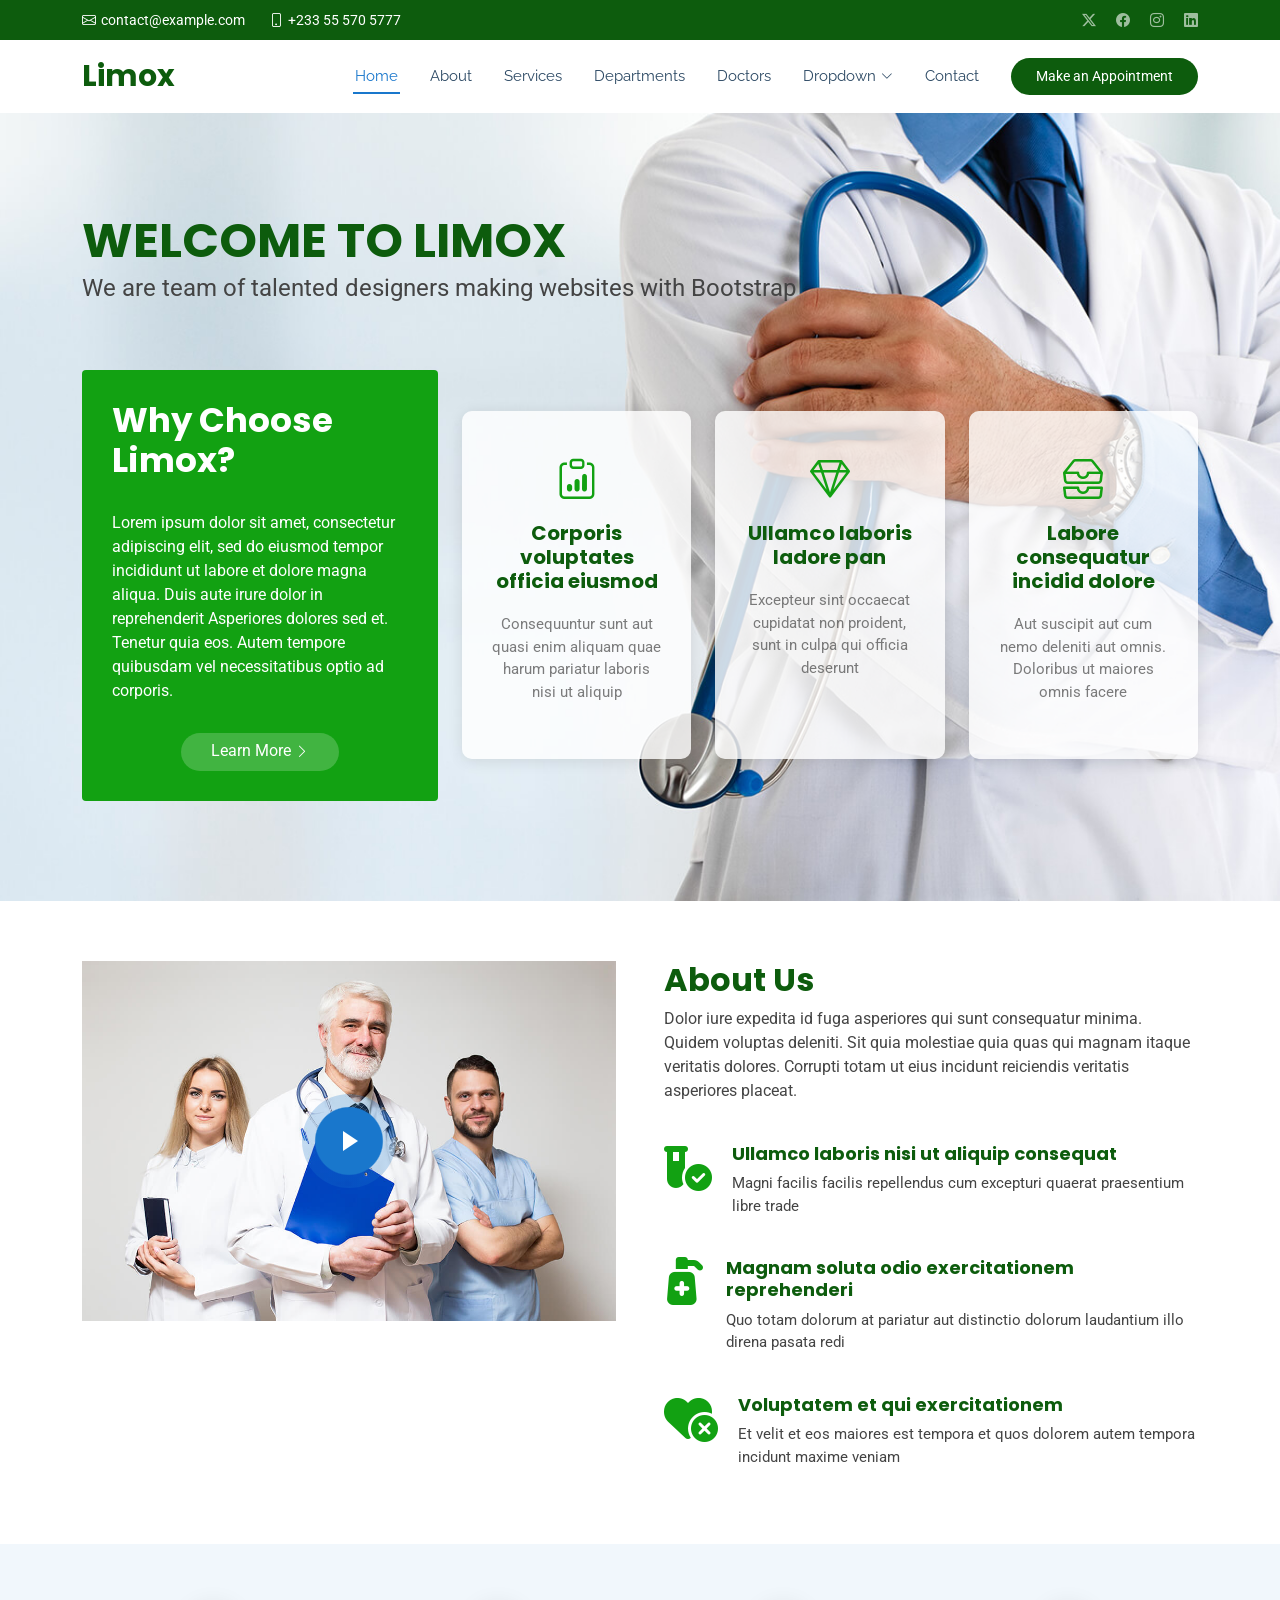
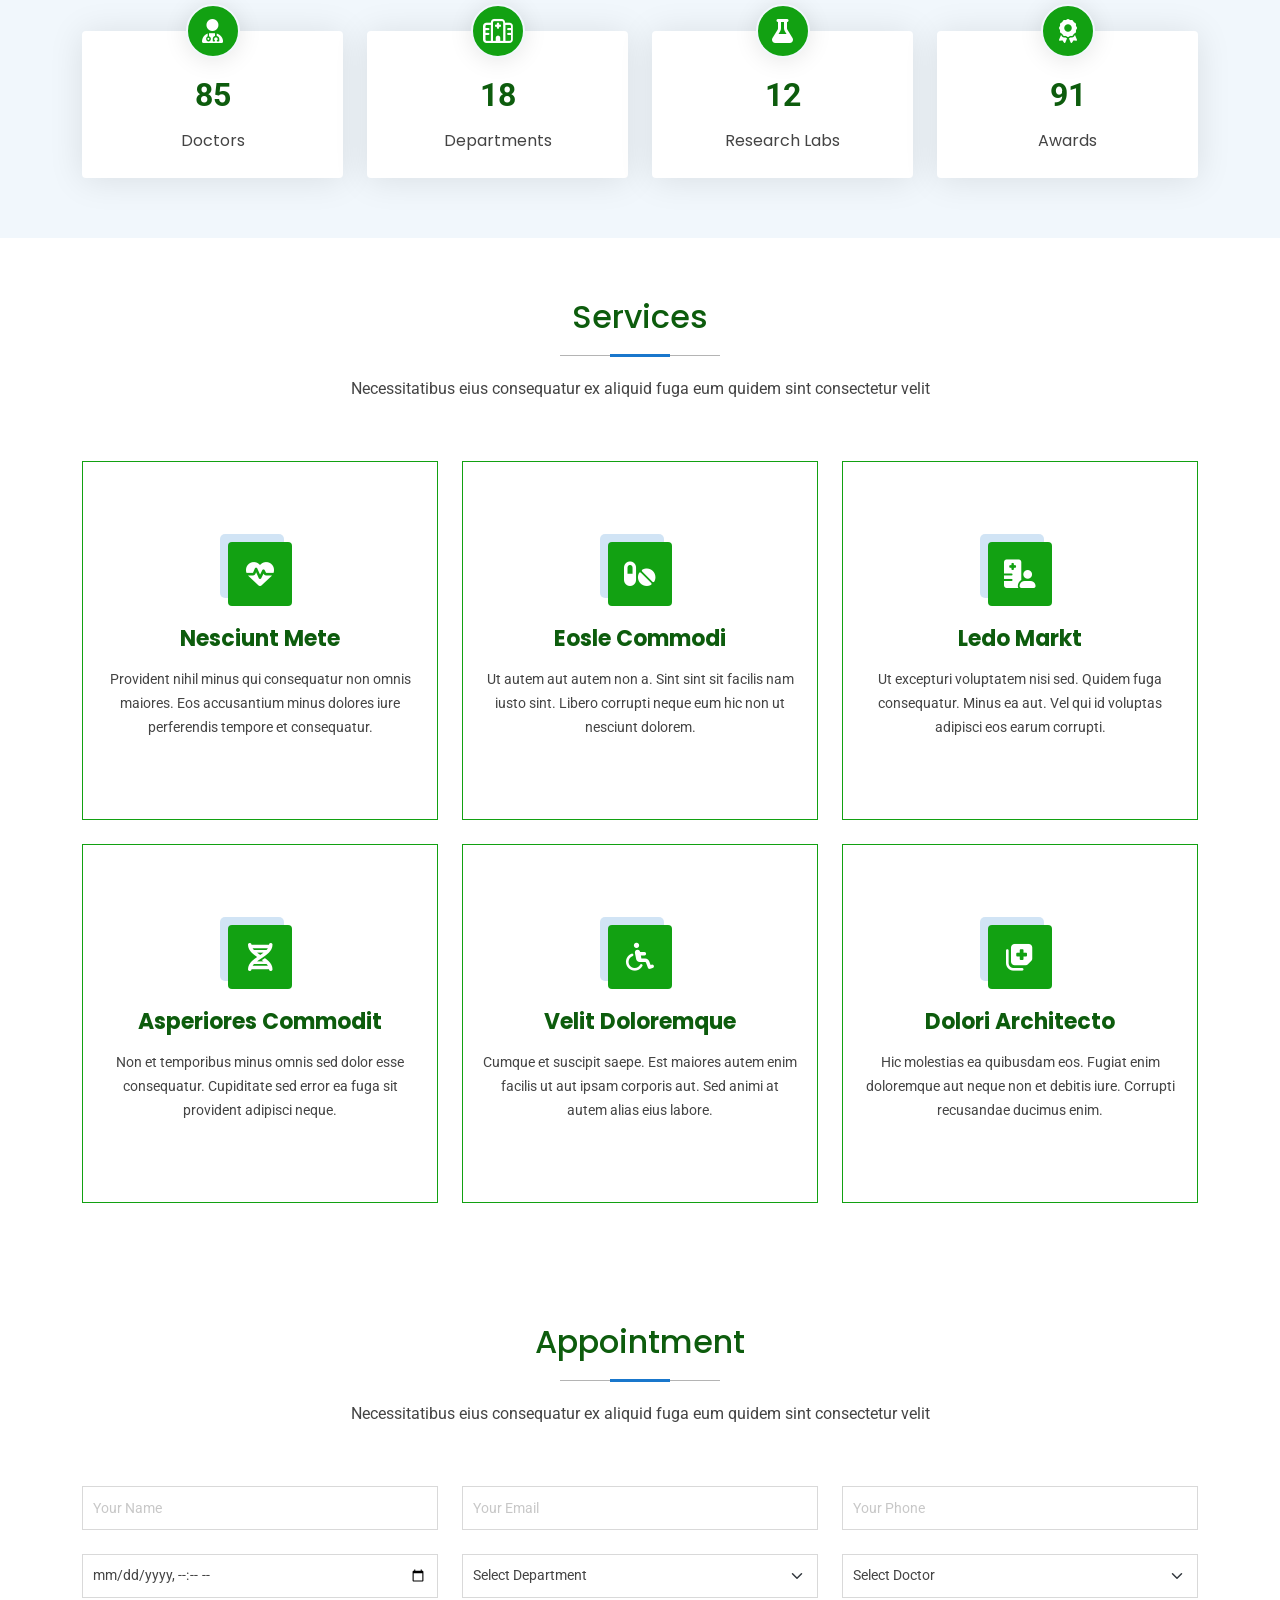
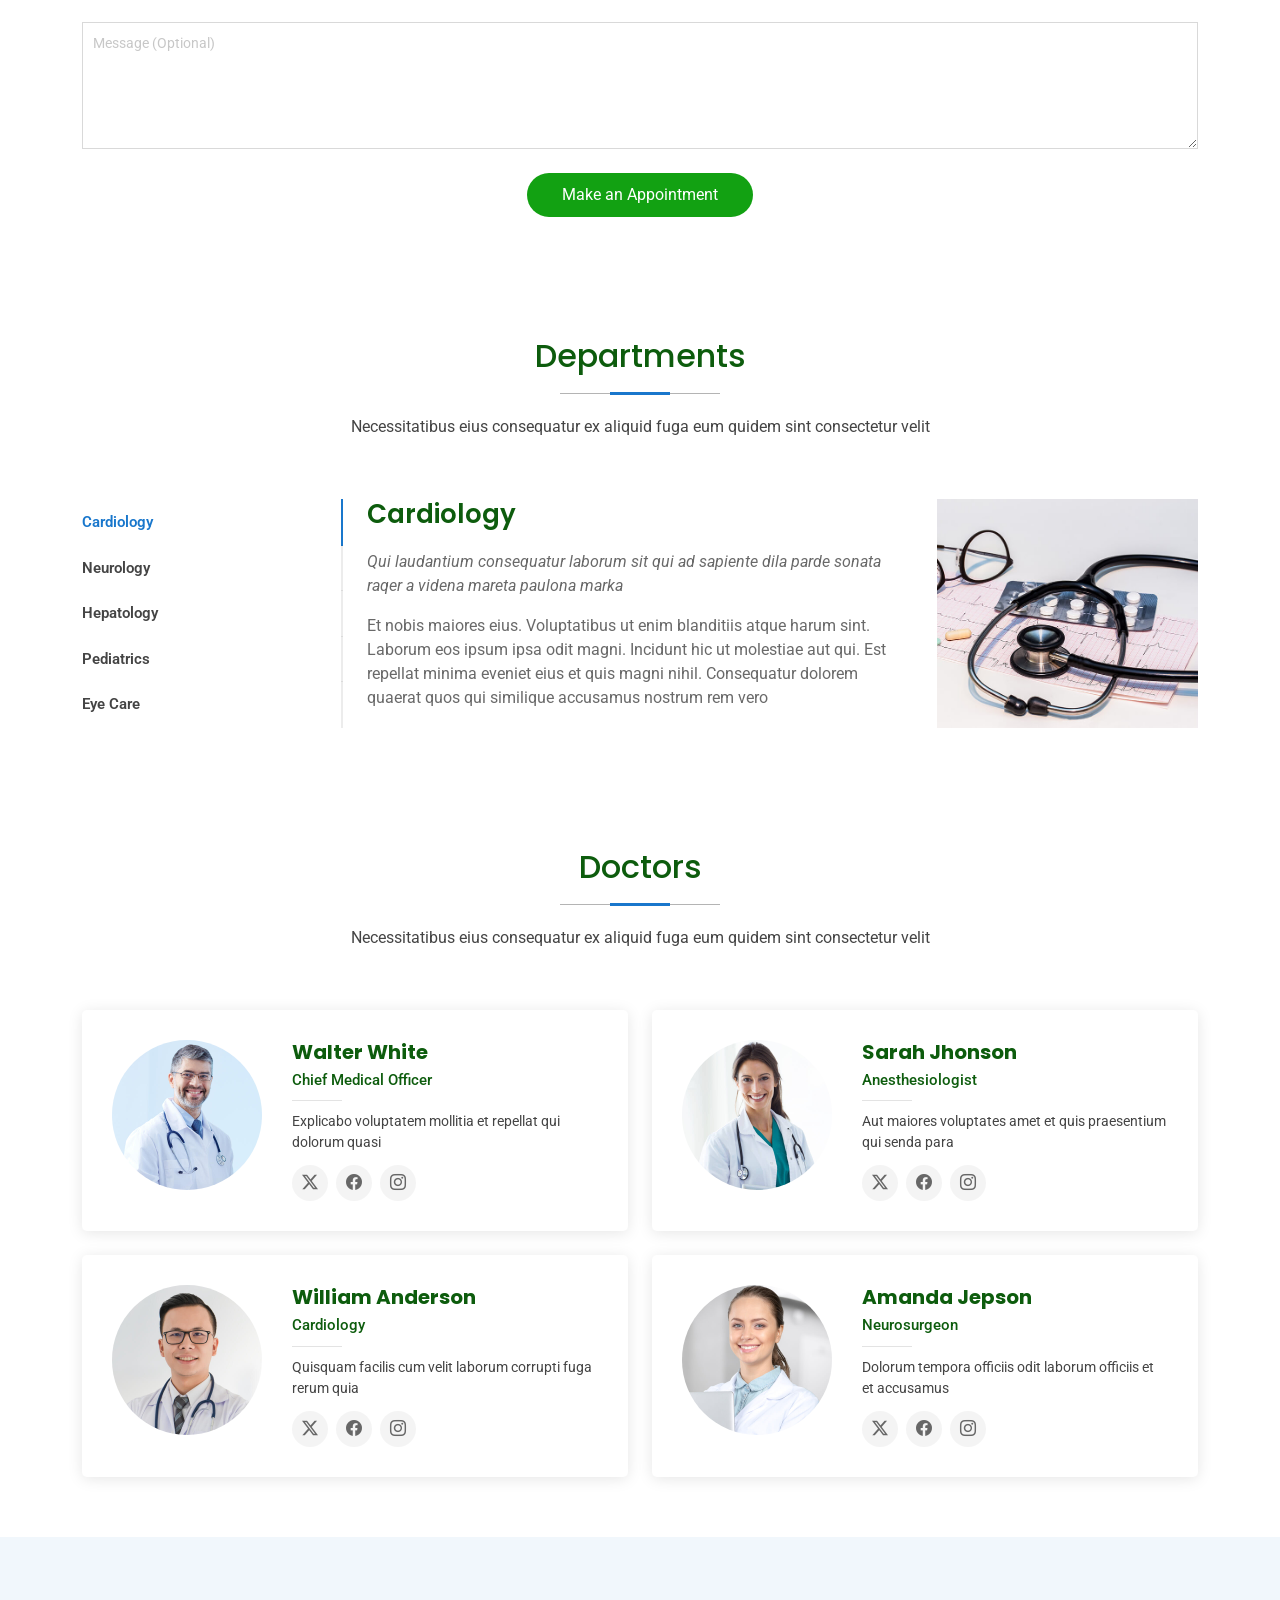
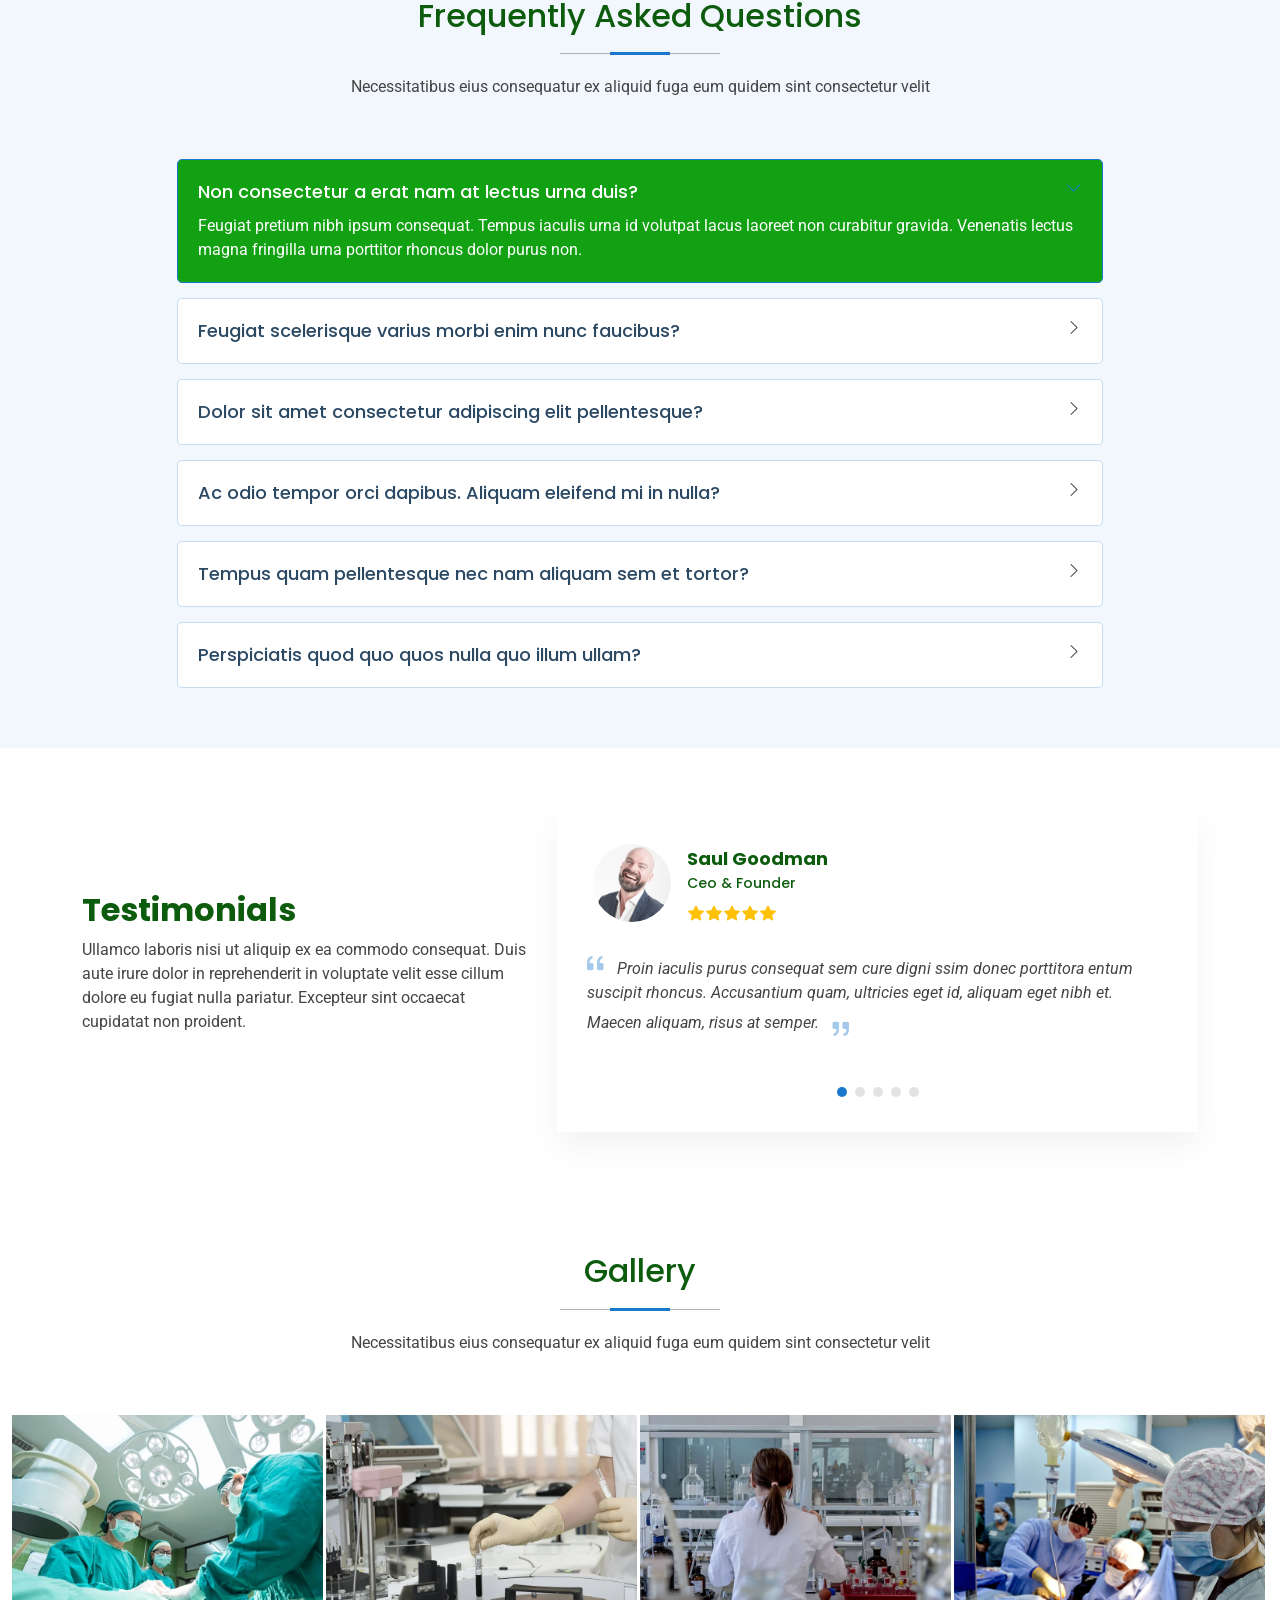
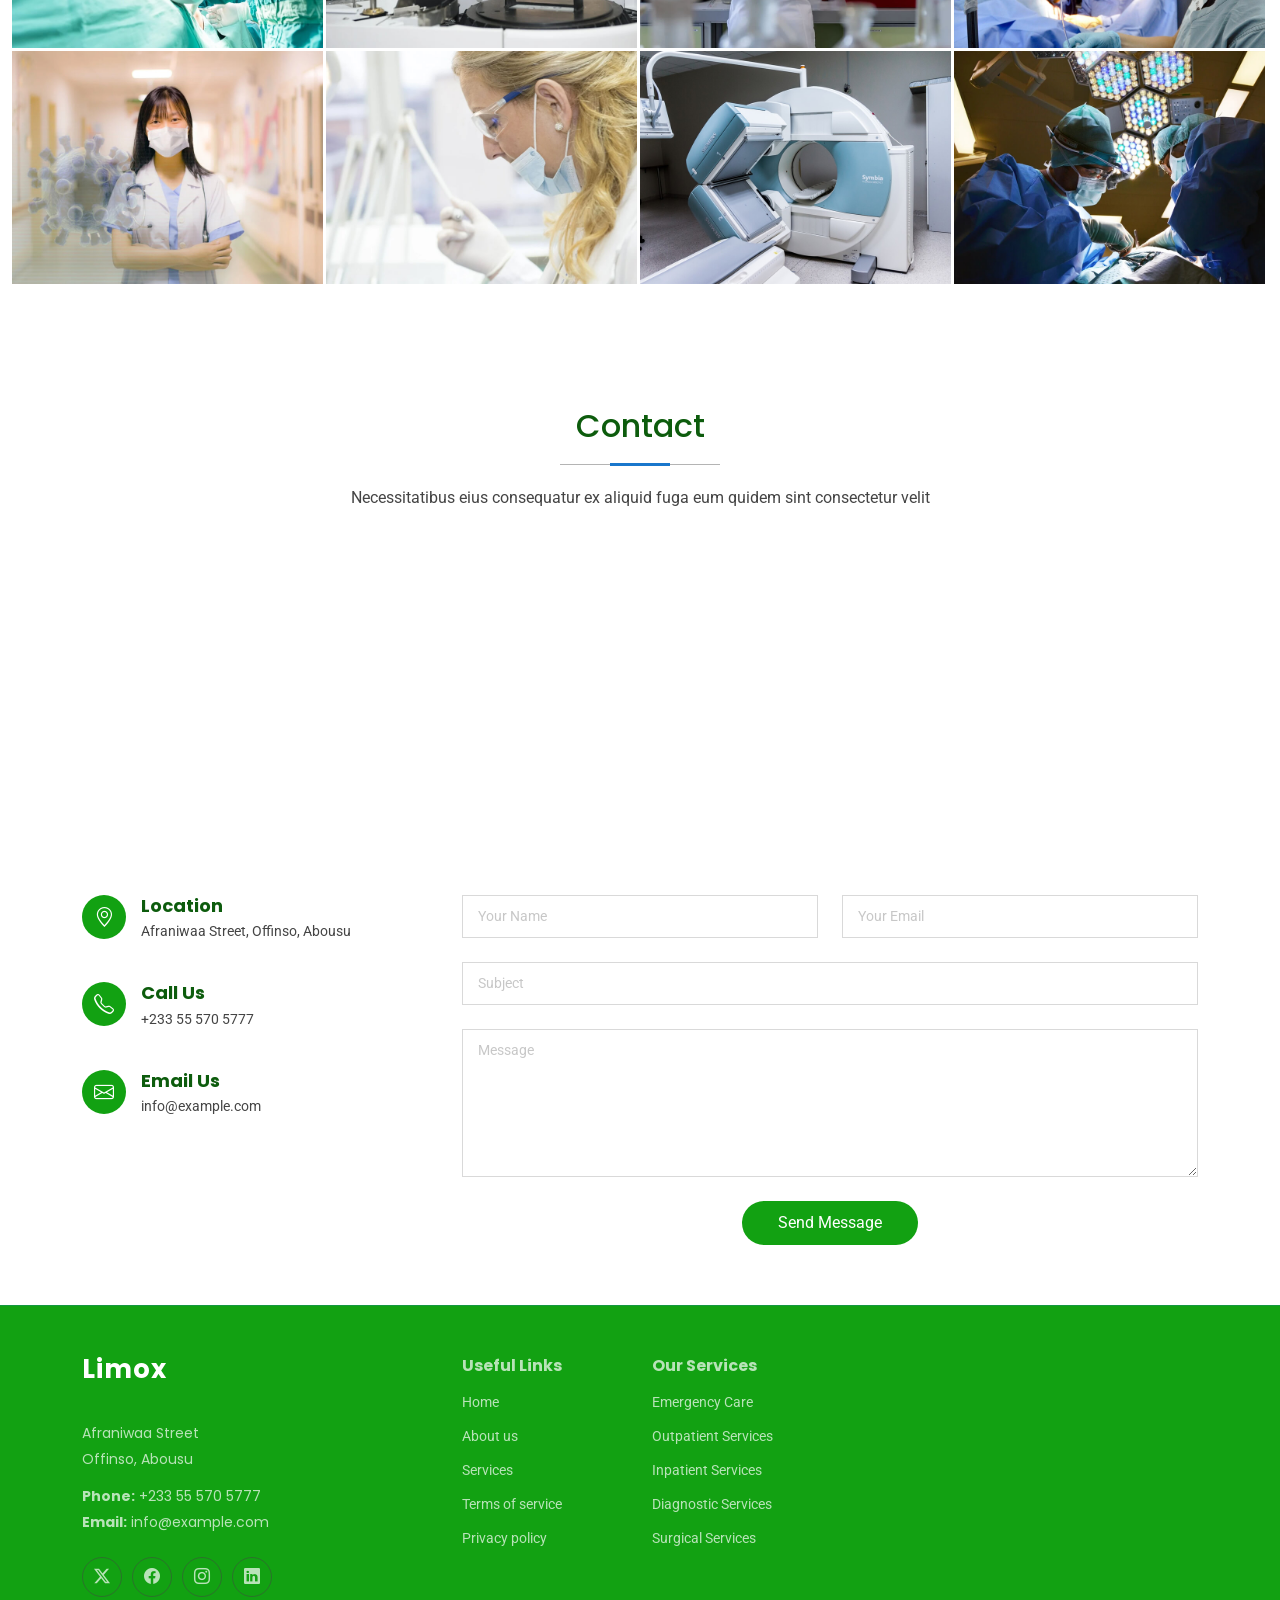
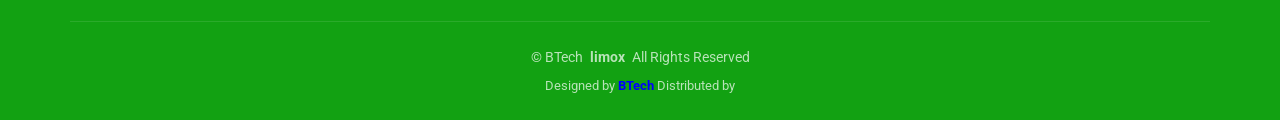
<file: Limox/index.html>
<!DOCTYPE html>
<html lang="en">

<head>
  <meta charset="utf-8">
  <meta content="width=device-width, initial-scale=1.0" name="viewport">
  <title>Limox</title>
  <meta name="description" content="">
  <meta name="keywords" content="">

  <!-- Favicons -->
 <link href="assets/img/limox_favicon.png" rel="icon">
 <!--  <link href="assets/img/apple-touch-icon.png" rel="apple-touch-icon">-->

  <!-- Fonts -->
  <link href="https://fonts.googleapis.com" rel="preconnect">
  <link href="https://fonts.gstatic.com" rel="preconnect" crossorigin>
  <link href="https://fonts.googleapis.com/css2?family=Roboto:ital,wght@0,100;0,300;0,400;0,500;0,700;0,900;1,100;1,300;1,400;1,500;1,700;1,900&family=Poppins:ital,wght@0,100;0,200;0,300;0,400;0,500;0,600;0,700;0,800;0,900;1,100;1,200;1,300;1,400;1,500;1,600;1,700;1,800;1,900&family=Raleway:ital,wght@0,100;0,200;0,300;0,400;0,500;0,600;0,700;0,800;0,900;1,100;1,200;1,300;1,400;1,500;1,600;1,700;1,800;1,900&display=swap" rel="stylesheet">

  <!-- Vendor CSS Files -->
  <link href="assets/vendor/bootstrap/css/bootstrap.min.css" rel="stylesheet">
  <link href="assets/vendor/bootstrap-icons/bootstrap-icons.css" rel="stylesheet">
  <link href="assets/vendor/aos/aos.css" rel="stylesheet">
  <link href="assets/vendor/fontawesome-free/css/all.min.css" rel="stylesheet">
  <link href="assets/vendor/glightbox/css/glightbox.min.css" rel="stylesheet">
  <link href="assets/vendor/swiper/swiper-bundle.min.css" rel="stylesheet">

  <!-- Main CSS File -->
  <link href="assets/css/main.css" rel="stylesheet">
  
</head>

<body class="index-page">

  <header id="header" class="header sticky-top">

    <div style="background-color: rgb(13, 92, 13);" class="topbar d-flex align-items-center">
      <div class="container d-flex justify-content-center justify-content-md-between">
        <div class="contact-info d-flex align-items-center">
          <i class="bi bi-envelope d-flex align-items-center"><a href="mailto:contact@example.com">contact@example.com</a></i>
          <i class="bi bi-phone d-flex align-items-center ms-4"><span>+233 55 570 5777</span></i>
        </div>
        <div class="social-links d-none d-md-flex align-items-center">
          <a href="#" class="twitter"><i class="bi bi-twitter-x"></i></a>
          <a href="#" class="facebook"><i class="bi bi-facebook"></i></a>
          <a href="#" class="instagram"><i class="bi bi-instagram"></i></a>
          <a href="#" class="linkedin"><i class="bi bi-linkedin"></i></a>
        </div>
      </div>
    </div><!-- End Top Bar -->

    <div class="branding d-flex align-items-center">

      <div class="container position-relative d-flex align-items-center justify-content-between">
        <a href="index.html" class="logo d-flex align-items-center me-auto">
          <!-- Uncomment the line below if you also wish to use an image logo -->
          <!-- <img src="assets/img/logo.png" alt=""> -->
          <h1  style="color: rgb(13, 92, 13);"class="sitename">Limox</h1>
        </a>

        <nav id="navmenu" class="navmenu">
          <ul>
            <li><a href="#hero" class="active">Home<br></a></li>
            <li><a href="#about">About</a></li>
            <li><a href="#services">Services</a></li>
            <li><a href="#departments">Departments</a></li>
            <li><a href="#doctors">Doctors</a></li>
            <li class="dropdown"><a href="#"><span>Dropdown</span> <i class="bi bi-chevron-down toggle-dropdown"></i></a>
              <ul>
                <li><a href="#">Dropdown 1</a></li>
                <li class="dropdown"><a href="#"><span>Deep Dropdown</span> <i class="bi bi-chevron-down toggle-dropdown"></i></a>
                  <ul>
                    <li><a href="#">Deep Dropdown 1</a></li>
                    <li><a href="#">Deep Dropdown 2</a></li>
                    <li><a href="#">Deep Dropdown 3</a></li>
                    <li><a href="#">Deep Dropdown 4</a></li>
                    <li><a href="#">Deep Dropdown 5</a></li>
                  </ul>
                </li>
                <li><a href="#">Dropdown 2</a></li>
                <li><a href="#">Dropdown 3</a></li>
                <li><a href="#">Dropdown 4</a></li>
              </ul>
            </li>
            <li><a href="#contact">Contact</a></li>
          </ul>
          <i class="mobile-nav-toggle d-xl-none bi bi-list"></i>
        </nav>

        <a style="background-color: rgb(13, 92, 13)" class="cta-btn d-none d-sm-block" href="#appointment">Make an Appointment</a>

      </div>

    </div>

  </header>

  <main class="main">

    <!-- Hero Section -->
    <section id="hero" class="hero section light-background">

      <img src="assets/img/hero-bg.jpg" alt="" data-aos="fade-in">

      <div class="container position-relative">

        <div class="welcome position-relative" data-aos="fade-down" data-aos-delay="100">
          <h2  style="color: rgb(13, 92, 13);"t>WELCOME TO LIMOX</h2>
          <p>We are team of talented designers making websites with Bootstrap</p>
        </div><!-- End Welcome -->

        <div class="content row gy-4">
          <div class="col-lg-4 d-flex align-items-stretch">
            <div style="background-color: rgb(18, 161, 18)" class="why-box" data-aos="zoom-out" data-aos-delay="200">
              <h3>Why Choose Limox?</h3>
              <p>
                Lorem ipsum dolor sit amet, consectetur adipiscing elit, sed do eiusmod tempor incididunt ut labore et dolore magna aliqua. Duis aute irure dolor in reprehenderit
                Asperiores dolores sed et. Tenetur quia eos. Autem tempore quibusdam vel necessitatibus optio ad corporis.
              </p>
              <div class="text-center">
                <a href="#about" class="more-btn"><span>Learn More</span> <i class="bi bi-chevron-right"></i></a>
              </div>
            </div>
          </div><!-- End Why Box -->

          <div class="col-lg-8 d-flex align-items-stretch">
            <div class="d-flex flex-column justify-content-center">
              <div class="row gy-4">

                <div class="col-xl-4 d-flex align-items-stretch">
                  <div class="icon-box" data-aos="zoom-out" data-aos-delay="300">
                    <i  style="color: rgb(18, 161, 18)"  class="bi bi-clipboard-data"></i>
                    <h4 style="color: rgb(13, 92, 13);">Corporis voluptates officia eiusmod</h4>
                    <p>Consequuntur sunt aut quasi enim aliquam quae harum pariatur laboris nisi ut aliquip</p>
                  </div>
                </div><!-- End Icon Box -->

                <div class="col-xl-4 d-flex align-items-stretch">
                  <div class="icon-box" data-aos="zoom-out" data-aos-delay="400">
                    <i  style="color: rgb(18, 161, 18)" class="bi bi-gem"></i>
                    <h4 style="color: rgb(13, 92, 13);">Ullamco laboris ladore pan</h4>
                    <p>Excepteur sint occaecat cupidatat non proident, sunt in culpa qui officia deserunt</p>
                  </div>
                </div><!-- End Icon Box -->

                <div class="col-xl-4 d-flex align-items-stretch">
                  <div class="icon-box" data-aos="zoom-out" data-aos-delay="500">
                    <i  style="color: rgb(18, 161, 18)" class="bi bi-inboxes"></i>
                    <h4 style="color: rgb(13, 92, 13);">Labore consequatur incidid dolore</h4>
                    <p>Aut suscipit aut cum nemo deleniti aut omnis. Doloribus ut maiores omnis facere</p>
                  </div>
                </div><!-- End Icon Box -->

              </div>
            </div>
          </div>
        </div><!-- End  Content-->

      </div>

    </section><!-- /Hero Section -->

    <!-- About Section -->
    <section id="about" class="about section">

      <div class="container">

        <div class="row gy-4 gx-5">

          <div class="col-lg-6 position-relative align-self-start" data-aos="fade-up" data-aos-delay="200">
            <img src="assets/img/about.jpg" class="img-fluid" alt="">
            <a href="https://www.youtube.com/watch?v=Y7f98aduVJ8" class="glightbox pulsating-play-btn"></a>
          </div>

          <div class="col-lg-6 content" data-aos="fade-up" data-aos-delay="100">
            <h3 style="color: rgb(13, 92, 13);">About Us</h3>
            <p>
              Dolor iure expedita id fuga asperiores qui sunt consequatur minima. Quidem voluptas deleniti. Sit quia molestiae quia quas qui magnam itaque veritatis dolores. Corrupti totam ut eius incidunt reiciendis veritatis asperiores placeat.
            </p>
            <ul>
              <li>
                <i style="color: rgb(18, 161, 18)" class="fa-solid fa-vial-circle-check"></i>
                <div>
                  <h5 style="color: rgb(13, 92, 13);">Ullamco laboris nisi ut aliquip consequat</h5>
                  <p>Magni facilis facilis repellendus cum excepturi quaerat praesentium libre trade</p>
                </div>
              </li>
              <li>
                <i style="color: rgb(18, 161, 18)" class="fa-solid fa-pump-medical"></i>
                <div>
                  <h5 style="color: rgb(13, 92, 13);">Magnam soluta odio exercitationem reprehenderi</h5>
                  <p>Quo totam dolorum at pariatur aut distinctio dolorum laudantium illo direna pasata redi</p>
                </div>
              </li>
              <li>
                <i style="color: rgb(18, 161, 18)" class="fa-solid fa-heart-circle-xmark"></i>
                <div>
                  <h5 style="color: rgb(13, 92, 13);">Voluptatem et qui exercitationem</h5>
                  <p>Et velit et eos maiores est tempora et quos dolorem autem tempora incidunt maxime veniam</p>
                </div>
              </li>
            </ul>
          </div>

        </div>

      </div>

    </section><!-- /About Section -->

    <!-- Stats Section -->
    <section id="stats" class="stats section light-background">

      <div class="container" data-aos="fade-up" data-aos-delay="100">

        <div class="row gy-4">

          <div  class="col-lg-3 col-md-6 d-flex flex-column align-items-center">
            <i style="background-color:  rgb(18, 161, 18);" class="fa-solid fa-user-doctor"></i>
            <div class="stats-item">
              <span style="color: rgb(13, 92, 13);" data-purecounter-start="0" data-purecounter-end="85" data-purecounter-duration="1" class="purecounter"></span>
              <p>Doctors</p>
            </div>
          </div><!-- End Stats Item -->

          <div class="col-lg-3 col-md-6 d-flex flex-column align-items-center">
            <i style="background-color:  rgb(18, 161, 18)" class="fa-regular fa-hospital"></i>
            <div class="stats-item">
              <span style="color: rgb(13, 92, 13);" data-purecounter-start="0" data-purecounter-end="18" data-purecounter-duration="1" class="purecounter"></span>
              <p>Departments</p>
            </div>
          </div><!-- End Stats Item -->

          <div class="col-lg-3 col-md-6 d-flex flex-column align-items-center">
            <i style="background-color:  rgb(18, 161, 18)" class="fas fa-flask"></i>
            <div class="stats-item">
              <span style="color: rgb(13, 92, 13);" data-purecounter-start="0" data-purecounter-end="12" data-purecounter-duration="1" class="purecounter"></span>
              <p>Research Labs</p>
            </div>
          </div><!-- End Stats Item -->

          <div class="col-lg-3 col-md-6 d-flex flex-column align-items-center">
            <i style="background-color:  rgb(18, 161, 18)" class="fas fa-award"></i>
            <div class="stats-item">
              <span style="color: rgb(13, 92, 13);" data-purecounter-start="0" data-purecounter-end="91" data-purecounter-duration="1" class="purecounter"></span>
              <p>Awards</p>
            </div>
          </div><!-- End Stats Item -->

        </div>

      </div>

    </section><!-- /Stats Section -->

    <!-- Services Section -->
    <section id="services" class="services section">

      <!-- Section Title -->
      <div class="container section-title" data-aos="fade-up">
        <h2 style="color: rgb(13, 92, 13);">Services</h2>
        <p>Necessitatibus eius consequatur ex aliquid fuga eum quidem sint consectetur velit</p>
      </div><!-- End Section Title -->

      <div class="container">

        <div class="row gy-4">

          <div class="col-lg-4 col-md-6" data-aos="fade-up" data-aos-delay="100">
            <div class="service-item  position-relative">
              <div class="icon">
                <i class="fas fa-heartbeat"></i>
              </div>
              <a href="#" class="stretched-link">
                <h3>Nesciunt Mete</h3>
              </a>
              <p>Provident nihil minus qui consequatur non omnis maiores. Eos accusantium minus dolores iure perferendis tempore et consequatur.</p>
            </div>
          </div><!-- End Service Item -->

          <div class="col-lg-4 col-md-6" data-aos="fade-up" data-aos-delay="200">
            <div class="service-item position-relative">
              <div class="icon">
                <i class="fas fa-pills"></i>
              </div>
              <a href="#" class="stretched-link">
                <h3>Eosle Commodi</h3>
              </a>
              <p>Ut autem aut autem non a. Sint sint sit facilis nam iusto sint. Libero corrupti neque eum hic non ut nesciunt dolorem.</p>
            </div>
          </div><!-- End Service Item -->

          <div class="col-lg-4 col-md-6" data-aos="fade-up" data-aos-delay="300">
            <div class="service-item position-relative">
              <div class="icon">
                <i class="fas fa-hospital-user"></i>
              </div>
              <a href="#" class="stretched-link">
                <h3>Ledo Markt</h3>
              </a>
              <p>Ut excepturi voluptatem nisi sed. Quidem fuga consequatur. Minus ea aut. Vel qui id voluptas adipisci eos earum corrupti.</p>
            </div>
          </div><!-- End Service Item -->

          <div class="col-lg-4 col-md-6" data-aos="fade-up" data-aos-delay="400">
            <div class="service-item position-relative">
              <div class="icon">
                <i class="fas fa-dna"></i>
              </div>
              <a href="#" class="stretched-link">
                <h3>Asperiores Commodit</h3>
              </a>
              <p>Non et temporibus minus omnis sed dolor esse consequatur. Cupiditate sed error ea fuga sit provident adipisci neque.</p>
              <a href="#" class="stretched-link"></a>
            </div>
          </div><!-- End Service Item -->

          <div class="col-lg-4 col-md-6" data-aos="fade-up" data-aos-delay="500">
            <div class="service-item position-relative">
              <div class="icon">
                <i class="fas fa-wheelchair"></i>
              </div>
              <a href="#" class="stretched-link">
                <h3>Velit Doloremque</h3>
              </a>
              <p>Cumque et suscipit saepe. Est maiores autem enim facilis ut aut ipsam corporis aut. Sed animi at autem alias eius labore.</p>
              <a href="#" class="stretched-link"></a>
            </div>
          </div><!-- End Service Item -->

          <div class="col-lg-4 col-md-6" data-aos="fade-up" data-aos-delay="600">
            <div class="service-item position-relative">
              <div class="icon">
                <i class="fas fa-notes-medical"></i>
              </div>
              <a href="#" class="stretched-link">
                <h3>Dolori Architecto</h3>
              </a>
              <p>Hic molestias ea quibusdam eos. Fugiat enim doloremque aut neque non et debitis iure. Corrupti recusandae ducimus enim.</p>
              <a href="#" class="stretched-link"></a>
            </div>
          </div><!-- End Service Item -->

        </div>

      </div>

    </section><!-- /Services Section -->

    <!-- Appointment Section -->
    <section id="appointment" class="appointment section">

      <!-- Section Title -->
      <div class="container section-title" data-aos="fade-up">
        <h2  style="color: rgb(13, 92, 13);">Appointment</h2>
        <p>Necessitatibus eius consequatur ex aliquid fuga eum quidem sint consectetur velit</p>
      </div><!-- End Section Title -->

      <div class="container" data-aos="fade-up" data-aos-delay="100">

        <form action="forms/appointment.php" method="post" role="form" class="php-email-form">
          <div class="row">
            <div class="col-md-4 form-group">
              <input type="text" name="name" class="form-control" id="name" placeholder="Your Name" required="">
            </div>
            <div class="col-md-4 form-group mt-3 mt-md-0">
              <input type="email" class="form-control" name="email" id="email" placeholder="Your Email" required="">
            </div>
            <div class="col-md-4 form-group mt-3 mt-md-0">
              <input type="tel" class="form-control" name="phone" id="phone" placeholder="Your Phone" required="">
            </div>
          </div>
          <div class="row">
            <div class="col-md-4 form-group mt-3">
              <input type="datetime-local" name="date" class="form-control datepicker" id="date" placeholder="Appointment Date" required="">
            </div>
            <div class="col-md-4 form-group mt-3">
              <select name="department" id="department" class="form-select" required="">
                <option value="">Select Department</option>
                <option value="Department 1">Department 1</option>
                <option value="Department 2">Department 2</option>
                <option value="Department 3">Department 3</option>
              </select>
            </div>
            <div class="col-md-4 form-group mt-3">
              <select name="doctor" id="doctor" class="form-select" required="">
                <option value="">Select Doctor</option>
                <option value="Doctor 1">Doctor 1</option>
                <option value="Doctor 2">Doctor 2</option>
                <option value="Doctor 3">Doctor 3</option>
              </select>
            </div>
          </div>

          <div class="form-group mt-3">
            <textarea class="form-control" name="message" rows="5" placeholder="Message (Optional)"></textarea>
          </div>
          <div class="mt-3">
            <div class="loading">Loading</div>
            <div class="error-message"></div>
            <div class="sent-message">Your appointment request has been sent successfully. Thank you!</div>
            <div class="text-center"><button type="submit">Make an Appointment</button></div>
          </div>
        </form>

      </div>

    </section><!-- /Appointment Section -->

    <!-- Departments Section -->
    <section id="departments" class="departments section">

      <!-- Section Title -->
      <div class="container section-title" data-aos="fade-up">
        <h2 style="color: rgb(13, 92, 13);">Departments</h2>
        <p>Necessitatibus eius consequatur ex aliquid fuga eum quidem sint consectetur velit</p>
      </div><!-- End Section Title -->

      <div class="container" data-aos="fade-up" data-aos-delay="100">

        <div class="row">
          <div class="col-lg-3">
            <ul class="nav nav-tabs flex-column">
              <li class="nav-item">
                <a class="nav-link active show" data-bs-toggle="tab" href="#departments-tab-1">Cardiology</a>
              </li>
              <li class="nav-item">
                <a class="nav-link" data-bs-toggle="tab" href="#departments-tab-2">Neurology</a>
              </li>
              <li class="nav-item">
                <a class="nav-link" data-bs-toggle="tab" href="#departments-tab-3">Hepatology</a>
              </li>
              <li class="nav-item">
                <a class="nav-link" data-bs-toggle="tab" href="#departments-tab-4">Pediatrics</a>
              </li>
              <li class="nav-item">
                <a class="nav-link" data-bs-toggle="tab" href="#departments-tab-5">Eye Care</a>
              </li>
            </ul>
          </div>
          <div class="col-lg-9 mt-4 mt-lg-0">
            <div class="tab-content">
              <div class="tab-pane active show" id="departments-tab-1">
                <div class="row">
                  <div class="col-lg-8 details order-2 order-lg-1">
                    <h3 style="color: rgb(13, 92, 13);">Cardiology</h3>
                    <p class="fst-italic">Qui laudantium consequatur laborum sit qui ad sapiente dila parde sonata raqer a videna mareta paulona marka</p>
                    <p>Et nobis maiores eius. Voluptatibus ut enim blanditiis atque harum sint. Laborum eos ipsum ipsa odit magni. Incidunt hic ut molestiae aut qui. Est repellat minima eveniet eius et quis magni nihil. Consequatur dolorem quaerat quos qui similique accusamus nostrum rem vero</p>
                  </div>
                  <div class="col-lg-4 text-center order-1 order-lg-2">
                    <img src="assets/img/departments-1.jpg" alt="" class="img-fluid">
                  </div>
                </div>
              </div>
              <div class="tab-pane" id="departments-tab-2">
                <div class="row">
                  <div class="col-lg-8 details order-2 order-lg-1">
                    <h3 style="color: rgb(13, 92, 13);">Et blanditiis nemo veritatis excepturi</h3>
                    <p class="fst-italic">Qui laudantium consequatur laborum sit qui ad sapiente dila parde sonata raqer a videna mareta paulona marka</p>
                    <p>Ea ipsum voluptatem consequatur quis est. Illum error ullam omnis quia et reiciendis sunt sunt est. Non aliquid repellendus itaque accusamus eius et velit ipsa voluptates. Optio nesciunt eaque beatae accusamus lerode pakto madirna desera vafle de nideran pal</p>
                  </div>
                  <div class="col-lg-4 text-center order-1 order-lg-2">
                    <img src="assets/img/departments-2.jpg" alt="" class="img-fluid">
                  </div>
                </div>
              </div>
              <div class="tab-pane" id="departments-tab-3">
                <div class="row">
                  <div class="col-lg-8 details order-2 order-lg-1">
                    <h3 style="color: rgb(13, 92, 13);">Impedit facilis occaecati odio neque aperiam sit</h3>
                    <p class="fst-italic">Eos voluptatibus quo. Odio similique illum id quidem non enim fuga. Qui natus non sunt dicta dolor et. In asperiores velit quaerat perferendis aut</p>
                    <p>Iure officiis odit rerum. Harum sequi eum illum corrupti culpa veritatis quisquam. Neque necessitatibus illo rerum eum ut. Commodi ipsam minima molestiae sed laboriosam a iste odio. Earum odit nesciunt fugiat sit ullam. Soluta et harum voluptatem optio quae</p>
                  </div>
                  <div class="col-lg-4 text-center order-1 order-lg-2">
                    <img src="assets/img/departments-3.jpg" alt="" class="img-fluid">
                  </div>
                </div>
              </div>
              <div class="tab-pane" id="departments-tab-4">
                <div class="row">
                  <div class="col-lg-8 details order-2 order-lg-1">
                    <h3 style="color: rgb(13, 92, 13);">Fuga dolores inventore laboriosam ut est accusamus laboriosam dolore</h3>
                    <p class="fst-italic">Totam aperiam accusamus. Repellat consequuntur iure voluptas iure porro quis delectus</p>
                    <p>Eaque consequuntur consequuntur libero expedita in voluptas. Nostrum ipsam necessitatibus aliquam fugiat debitis quis velit. Eum ex maxime error in consequatur corporis atque. Eligendi asperiores sed qui veritatis aperiam quia a laborum inventore</p>
                  </div>
                  <div class="col-lg-4 text-center order-1 order-lg-2">
                    <img src="assets/img/departments-4.jpg" alt="" class="img-fluid">
                  </div>
                </div>
              </div>
              <div class="tab-pane" id="departments-tab-5">
                <div class="row">
                  <div class="col-lg-8 details order-2 order-lg-1">
                    <h3 style="color: rgb(13, 92, 13);">Est eveniet ipsam sindera pad rone matrelat sando reda</h3>
                    <p class="fst-italic">Omnis blanditiis saepe eos autem qui sunt debitis porro quia.</p>
                    <p>Exercitationem nostrum omnis. Ut reiciendis repudiandae minus. Omnis recusandae ut non quam ut quod eius qui. Ipsum quia odit vero atque qui quibusdam amet. Occaecati sed est sint aut vitae molestiae voluptate vel</p>
                  </div>
                  <div class="col-lg-4 text-center order-1 order-lg-2">
                    <img src="assets/img/departments-5.jpg" alt="" class="img-fluid">
                  </div>
                </div>
              </div>
            </div>
          </div>
        </div>

      </div>

    </section><!-- /Departments Section -->

    <!-- Doctors Section -->
    <section id="doctors" class="doctors section">

      <!-- Section Title -->
      <div class="container section-title" data-aos="fade-up">
        <h2 style="color: rgb(13, 92, 13);">Doctors</h2>
        <p>Necessitatibus eius consequatur ex aliquid fuga eum quidem sint consectetur velit</p>
      </div><!-- End Section Title -->

      <div class="container">

        <div class="row gy-4">

          <div class="col-lg-6" data-aos="fade-up" data-aos-delay="100">
            <div class="team-member d-flex align-items-start">
              <div class="pic"><img src="assets/img/doctors/doctors-1.jpg" class="img-fluid" alt=""></div>
              <div class="member-info">
                <h4 style="color: rgb(13, 92, 13);">Walter White</h4>
                <span style="color: rgb(13, 92, 13);">Chief Medical Officer</span>
                <p>Explicabo voluptatem mollitia et repellat qui dolorum quasi</p>
                <div class="social">
                  <a href=""><i class="bi bi-twitter-x"></i></a>
                  <a href=""><i class="bi bi-facebook"></i></a>
                  <a href=""><i class="bi bi-instagram"></i></a>
                </div>
              </div>
            </div>
          </div><!-- End Team Member -->

          <div class="col-lg-6" data-aos="fade-up" data-aos-delay="200">
            <div class="team-member d-flex align-items-start">
              <div class="pic"><img src="assets/img/doctors/doctors-2.jpg" class="img-fluid" alt=""></div>
              <div class="member-info">
                <h4 style="color: rgb(13, 92, 13);">Sarah Jhonson</h4>
                <span style="color: rgb(13, 92, 13);">Anesthesiologist</span>
                <p>Aut maiores voluptates amet et quis praesentium qui senda para</p>
                <div class="social">
                  <a href=""><i class="bi bi-twitter-x"></i></a>
                  <a href=""><i class="bi bi-facebook"></i></a>
                  <a href=""><i class="bi bi-instagram"></i></a>
                </div>
              </div>
            </div>
          </div><!-- End Team Member -->

          <div class="col-lg-6" data-aos="fade-up" data-aos-delay="300">
            <div class="team-member d-flex align-items-start">
              <div class="pic"><img src="assets/img/doctors/doctors-3.jpg" class="img-fluid" alt=""></div>
              <div class="member-info">
                <h4 style="color: rgb(13, 92, 13);">William Anderson</h4>
                <span style="color: rgb(13, 92, 13);">Cardiology</span>
                <p>Quisquam facilis cum velit laborum corrupti fuga rerum quia</p>
                <div class="social">
                  <a href=""><i class="bi bi-twitter-x"></i></a>
                  <a href=""><i class="bi bi-facebook"></i></a>
                  <a href=""><i class="bi bi-instagram"></i></a>
                </div>
              </div>
            </div>
          </div><!-- End Team Member -->

          <div class="col-lg-6" data-aos="fade-up" data-aos-delay="400">
            <div class="team-member d-flex align-items-start">
              <div class="pic"><img src="assets/img/doctors/doctors-4.jpg" class="img-fluid" alt=""></div>
              <div class="member-info">
                <h4 style="color: rgb(13, 92, 13);">Amanda Jepson</h4>
                <span style="color: rgb(13, 92, 13);">Neurosurgeon</span>
                <p>Dolorum tempora officiis odit laborum officiis et et accusamus</p>
                <div class="social">
                  <a href=""><i class="bi bi-twitter-x"></i></a>
                  <a href=""><i class="bi bi-facebook"></i></a>
                  <a href=""><i class="bi bi-instagram"></i></a>
                </div>
              </div>
            </div>
          </div><!-- End Team Member -->

        </div>

      </div>

    </section><!-- /Doctors Section -->

    <!-- Faq Section -->
    <section id="faq" class="faq section light-background">

      <!-- Section Title -->
      <div class="container section-title" data-aos="fade-up">
        <h2 style="color: rgb(13, 92, 13);">Frequently Asked Questions</h2>
        <p>Necessitatibus eius consequatur ex aliquid fuga eum quidem sint consectetur velit</p>
      </div><!-- End Section Title -->

      <div class="container">

        <div class="row justify-content-center">

          <div class="col-lg-10" data-aos="fade-up" data-aos-delay="100">

            <div class="faq-container">

              <div class="faq-item faq-active">
                <h3>Non consectetur a erat nam at lectus urna duis?</h3>
                <div class="faq-content">
                  <p>Feugiat pretium nibh ipsum consequat. Tempus iaculis urna id volutpat lacus laoreet non curabitur gravida. Venenatis lectus magna fringilla urna porttitor rhoncus dolor purus non.</p>
                </div>
                <i class="faq-toggle bi bi-chevron-right"></i>
              </div><!-- End Faq item-->

              <div class="faq-item">
                <h3>Feugiat scelerisque varius morbi enim nunc faucibus?</h3>
                <div class="faq-content">
                  <p>Dolor sit amet consectetur adipiscing elit pellentesque habitant morbi. Id interdum velit laoreet id donec ultrices. Fringilla phasellus faucibus scelerisque eleifend donec pretium. Est pellentesque elit ullamcorper dignissim. Mauris ultrices eros in cursus turpis massa tincidunt dui.</p>
                </div>
                <i class="faq-toggle bi bi-chevron-right"></i>
              </div><!-- End Faq item-->

              <div class="faq-item">
                <h3>Dolor sit amet consectetur adipiscing elit pellentesque?</h3>
                <div class="faq-content">
                  <p>Eleifend mi in nulla posuere sollicitudin aliquam ultrices sagittis orci. Faucibus pulvinar elementum integer enim. Sem nulla pharetra diam sit amet nisl suscipit. Rutrum tellus pellentesque eu tincidunt. Lectus urna duis convallis convallis tellus. Urna molestie at elementum eu facilisis sed odio morbi quis</p>
                </div>
                <i class="faq-toggle bi bi-chevron-right"></i>
              </div><!-- End Faq item-->

              <div class="faq-item">
                <h3>Ac odio tempor orci dapibus. Aliquam eleifend mi in nulla?</h3>
                <div class="faq-content">
                  <p>Dolor sit amet consectetur adipiscing elit pellentesque habitant morbi. Id interdum velit laoreet id donec ultrices. Fringilla phasellus faucibus scelerisque eleifend donec pretium. Est pellentesque elit ullamcorper dignissim. Mauris ultrices eros in cursus turpis massa tincidunt dui.</p>
                </div>
                <i class="faq-toggle bi bi-chevron-right"></i>
              </div><!-- End Faq item-->

              <div class="faq-item">
                <h3>Tempus quam pellentesque nec nam aliquam sem et tortor?</h3>
                <div class="faq-content">
                  <p>Molestie a iaculis at erat pellentesque adipiscing commodo. Dignissim suspendisse in est ante in. Nunc vel risus commodo viverra maecenas accumsan. Sit amet nisl suscipit adipiscing bibendum est. Purus gravida quis blandit turpis cursus in</p>
                </div>
                <i class="faq-toggle bi bi-chevron-right"></i>
              </div><!-- End Faq item-->

              <div class="faq-item">
                <h3>Perspiciatis quod quo quos nulla quo illum ullam?</h3>
                <div class="faq-content">
                  <p>Enim ea facilis quaerat voluptas quidem et dolorem. Quis et consequatur non sed in suscipit sequi. Distinctio ipsam dolore et.</p>
                </div>
                <i class="faq-toggle bi bi-chevron-right"></i>
              </div><!-- End Faq item-->

            </div>

          </div><!-- End Faq Column-->

        </div>

      </div>

    </section><!-- /Faq Section -->

    <!-- Testimonials Section -->
    <section id="testimonials" class="testimonials section">

      <div class="container">

        <div class="row align-items-center">

          <div class="col-lg-5 info" data-aos="fade-up" data-aos-delay="100">
            <h3  style="color: rgb(13, 92, 13);">Testimonials</h3>
            <p>
              Ullamco laboris nisi ut aliquip ex ea commodo consequat. Duis aute irure dolor in reprehenderit in voluptate
              velit esse cillum dolore eu fugiat nulla pariatur. Excepteur sint occaecat cupidatat non proident.
            </p>
          </div>

          <div class="col-lg-7" data-aos="fade-up" data-aos-delay="200">

            <div class="swiper init-swiper">
              <script type="application/json" class="swiper-config">
                {
                  "loop": true,
                  "speed": 600,
                  "autoplay": {
                    "delay": 5000
                  },
                  "slidesPerView": "auto",
                  "pagination": {
                    "el": ".swiper-pagination",
                    "type": "bullets",
                    "clickable": true
                  }
                }
              </script>
              <div class="swiper-wrapper">

                <div class="swiper-slide">
                  <div class="testimonial-item">
                    <div class="d-flex">
                      <img src="assets/img/testimonials/testimonials-1.jpg" class="testimonial-img flex-shrink-0" alt="">
                      <div>
                        <h3  style="color: rgb(13, 92, 13);">Saul Goodman</h3>
                        <h4  style="color: rgb(13, 92, 13);">Ceo &amp; Founder</h4>
                        <div class="stars">
                          <i class="bi bi-star-fill"></i><i class="bi bi-star-fill"></i><i class="bi bi-star-fill"></i><i class="bi bi-star-fill"></i><i class="bi bi-star-fill"></i>
                        </div>
                      </div>
                    </div>
                    <p>
                      <i class="bi bi-quote quote-icon-left"></i>
                      <span>Proin iaculis purus consequat sem cure digni ssim donec porttitora entum suscipit rhoncus. Accusantium quam, ultricies eget id, aliquam eget nibh et. Maecen aliquam, risus at semper.</span>
                      <i class="bi bi-quote quote-icon-right"></i>
                    </p>
                  </div>
                </div><!-- End testimonial item -->

                <div class="swiper-slide">
                  <div class="testimonial-item">
                    <div class="d-flex">
                      <img src="assets/img/testimonials/testimonials-2.jpg" class="testimonial-img flex-shrink-0" alt="">
                      <div>
                        <h3 style="color: rgb(13, 92, 13);">Sara Wilsson</h3>
                        <h4 style="color: rgb(13, 92, 13);">Designer</h4>
                        <div class="stars">
                          <i class="bi bi-star-fill"></i><i class="bi bi-star-fill"></i><i class="bi bi-star-fill"></i><i class="bi bi-star-fill"></i><i class="bi bi-star-fill"></i>
                        </div>
                      </div>
                    </div>
                    <p>
                      <i class="bi bi-quote quote-icon-left"></i>
                      <span>Export tempor illum tamen malis malis eram quae irure esse labore quem cillum quid cillum eram malis quorum velit fore eram velit sunt aliqua noster fugiat irure amet legam anim culpa.</span>
                      <i class="bi bi-quote quote-icon-right"></i>
                    </p>
                  </div>
                </div><!-- End testimonial item -->

                <div class="swiper-slide">
                  <div class="testimonial-item">
                    <div class="d-flex">
                      <img src="assets/img/testimonials/testimonials-3.jpg" class="testimonial-img flex-shrink-0" alt="">
                      <div>
                        <h3 style="color: rgb(13, 92, 13);">Jena Karlis</h3>
                        <h4 style="color: rgb(13, 92, 13);">Store Owner</h4>
                        <div class="stars">
                          <i class="bi bi-star-fill"></i><i class="bi bi-star-fill"></i><i class="bi bi-star-fill"></i><i class="bi bi-star-fill"></i><i class="bi bi-star-fill"></i>
                        </div>
                      </div>
                    </div>
                    <p>
                      <i class="bi bi-quote quote-icon-left"></i>
                      <span>Enim nisi quem export duis labore cillum quae magna enim sint quorum nulla quem veniam duis minim tempor labore quem eram duis noster aute amet eram fore quis sint minim.</span>
                      <i class="bi bi-quote quote-icon-right"></i>
                    </p>
                  </div>
                </div><!-- End testimonial item -->

                <div class="swiper-slide">
                  <div class="testimonial-item">
                    <div class="d-flex">
                      <img src="assets/img/testimonials/testimonials-4.jpg" class="testimonial-img flex-shrink-0" alt="">
                      <div>
                        <h3 style="color: rgb(13, 92, 13);">Matt Brandon</h3>
                        <h4 style="color: rgb(13, 92, 13);">Freelancer</h4>
                        <div class="stars">
                          <i class="bi bi-star-fill"></i><i class="bi bi-star-fill"></i><i class="bi bi-star-fill"></i><i class="bi bi-star-fill"></i><i class="bi bi-star-fill"></i>
                        </div>
                      </div>
                    </div>
                    <p>
                      <i class="bi bi-quote quote-icon-left"></i>
                      <span>Fugiat enim eram quae cillum dolore dolor amet nulla culpa multos export minim fugiat minim velit minim dolor enim duis veniam ipsum anim magna sunt elit fore quem dolore labore illum veniam.</span>
                      <i class="bi bi-quote quote-icon-right"></i>
                    </p>
                  </div>
                </div><!-- End testimonial item -->

                <div class="swiper-slide">
                  <div class="testimonial-item">
                    <div class="d-flex">
                      <img src="assets/img/testimonials/testimonials-5.jpg" class="testimonial-img flex-shrink-0" alt="">
                      <div>
                        <h3 style="color: rgb(13, 92, 13);">John Larson</h3>
                        <h4 style="color: rgb(13, 92, 13);">Entrepreneur</h4>
                        <div class="stars">
                          <i class="bi bi-star-fill"></i><i class="bi bi-star-fill"></i><i class="bi bi-star-fill"></i><i class="bi bi-star-fill"></i><i class="bi bi-star-fill"></i>
                        </div>
                      </div>
                    </div>
                    <p>
                      <i class="bi bi-quote quote-icon-left"></i>
                      <span>Quis quorum aliqua sint quem legam fore sunt eram irure aliqua veniam tempor noster veniam enim culpa labore duis sunt culpa nulla illum cillum fugiat legam esse veniam culpa fore nisi cillum quid.</span>
                      <i class="bi bi-quote quote-icon-right"></i>
                    </p>
                  </div>
                </div><!-- End testimonial item -->

              </div>
              <div class="swiper-pagination"></div>
            </div>

          </div>

        </div>

      </div>

    </section><!-- /Testimonials Section -->

    <!-- Gallery Section -->
    <section id="gallery" class="gallery section">

      <!-- Section Title -->
      <div class="container section-title" data-aos="fade-up">
        <h2  style="color: rgb(13, 92, 13);">Gallery</h2>
        <p>Necessitatibus eius consequatur ex aliquid fuga eum quidem sint consectetur velit</p>
      </div><!-- End Section Title -->

      <div class="container-fluid" data-aos="fade-up" data-aos-delay="100">

        <div class="row g-0">

          <div class="col-lg-3 col-md-4">
            <div class="gallery-item">
              <a href="assets/img/gallery/gallery-1.jpg" class="glightbox" data-gallery="images-gallery">
                <img src="assets/img/gallery/gallery-1.jpg" alt="" class="img-fluid">
              </a>
            </div>
          </div><!-- End Gallery Item -->

          <div class="col-lg-3 col-md-4">
            <div class="gallery-item">
              <a href="assets/img/gallery/gallery-2.jpg" class="glightbox" data-gallery="images-gallery">
                <img src="assets/img/gallery/gallery-2.jpg" alt="" class="img-fluid">
              </a>
            </div>
          </div><!-- End Gallery Item -->

          <div class="col-lg-3 col-md-4">
            <div class="gallery-item">
              <a href="assets/img/gallery/gallery-3.jpg" class="glightbox" data-gallery="images-gallery">
                <img src="assets/img/gallery/gallery-3.jpg" alt="" class="img-fluid">
              </a>
            </div>
          </div><!-- End Gallery Item -->

          <div class="col-lg-3 col-md-4">
            <div class="gallery-item">
              <a href="assets/img/gallery/gallery-4.jpg" class="glightbox" data-gallery="images-gallery">
                <img src="assets/img/gallery/gallery-4.jpg" alt="" class="img-fluid">
              </a>
            </div>
          </div><!-- End Gallery Item -->

          <div class="col-lg-3 col-md-4">
            <div class="gallery-item">
              <a href="assets/img/gallery/gallery-5.jpg" class="glightbox" data-gallery="images-gallery">
                <img src="assets/img/gallery/gallery-5.jpg" alt="" class="img-fluid">
              </a>
            </div>
          </div><!-- End Gallery Item -->

          <div class="col-lg-3 col-md-4">
            <div class="gallery-item">
              <a href="assets/img/gallery/gallery-6.jpg" class="glightbox" data-gallery="images-gallery">
                <img src="assets/img/gallery/gallery-6.jpg" alt="" class="img-fluid">
              </a>
            </div>
          </div><!-- End Gallery Item -->

          <div class="col-lg-3 col-md-4">
            <div class="gallery-item">
              <a href="assets/img/gallery/gallery-7.jpg" class="glightbox" data-gallery="images-gallery">
                <img src="assets/img/gallery/gallery-7.jpg" alt="" class="img-fluid">
              </a>
            </div>
          </div><!-- End Gallery Item -->

          <div class="col-lg-3 col-md-4">
            <div class="gallery-item">
              <a href="assets/img/gallery/gallery-8.jpg" class="glightbox" data-gallery="images-gallery">
                <img src="assets/img/gallery/gallery-8.jpg" alt="" class="img-fluid">
              </a>
            </div>
          </div><!-- End Gallery Item -->

        </div>

      </div>

    </section><!-- /Gallery Section -->

    <!-- Contact Section -->
    <section id="contact" class="contact section">

      <!-- Section Title -->
      <div class="container section-title" data-aos="fade-up">
        <h2  style="color: rgb(13, 92, 13);">Contact</h2>
        <p>Necessitatibus eius consequatur ex aliquid fuga eum quidem sint consectetur velit</p>
      </div><!-- End Section Title -->

      <div class="mb-5" data-aos="fade-up" data-aos-delay="200">
        <iframe style="border:0; width: 100%; height: 270px;" src="https://www.google.com/maps/embed?pb=!1m18!1m12!1m3!1d1024.5142473167457!2d-1.685215864974766!3d6.93406414538074!2m3!1f0!2f0!3f0!3m2!1i1024!2i768!4f13.1!3m3!1m2!1s0xfdbafdc4523145f%3A0x1e83cb97db2aa42e!2sLimox%20Medical%20Center%20%26%20Pharmacy!5e1!3m2!1sen!2sgh!4v1769992271590!5m2!1sen!2sgh" width="600" height="450" style="border:0;" allowfullscreen="" loading="lazy" referrerpolicy="no-referrer-when-downgrade"></iframe>
      </div><!-- End Google Maps -->

      <div class="container" data-aos="fade-up" data-aos-delay="100">

        <div class="row gy-4">

          <div class="col-lg-4">
            <div class="info-item d-flex" data-aos="fade-up" data-aos-delay="300">
              <i class="bi bi-geo-alt flex-shrink-0"></i>
              <div>
                <h3  style="color: rgb(13, 92, 13);">Location</h3>
                <p>Afraniwaa Street, Offinso, Abousu</p>
              </div>
            </div><!-- End Info Item -->

            <div class="info-item d-flex" data-aos="fade-up" data-aos-delay="400">
              <i class="bi bi-telephone flex-shrink-0"></i>
              <div>
                <h3  style="color: rgb(13, 92, 13);">Call Us</h3>
                <p>+233 55 570 5777</p>
              </div>
            </div><!-- End Info Item -->

            <div class="info-item d-flex" data-aos="fade-up" data-aos-delay="500">
              <i class="bi bi-envelope flex-shrink-0"></i>
              <div>
                <h3  style="color: rgb(13, 92, 13);">Email Us</h3>
                <p>info@example.com</p>
              </div>
            </div><!-- End Info Item -->

          </div>

          <div class="col-lg-8">
            <form action="forms/contact.php" method="post" class="php-email-form" data-aos="fade-up" data-aos-delay="200">
              <div class="row gy-4">

                <div class="col-md-6">
                  <input type="text" name="name" class="form-control" placeholder="Your Name" required="">
                </div>

                <div class="col-md-6 ">
                  <input type="email" class="form-control" name="email" placeholder="Your Email" required="">
                </div>

                <div class="col-md-12">
                  <input type="text" class="form-control" name="subject" placeholder="Subject" required="">
                </div>

                <div class="col-md-12">
                  <textarea class="form-control" name="message" rows="6" placeholder="Message" required=""></textarea>
                </div>

                <div class="col-md-12 text-center">
                  <div class="loading">Loading</div>
                  <div class="error-message"></div>
                  <div class="sent-message">Your message has been sent. Thank you!</div>

                  <button style=" background: rgb(18, 161, 18);" type="submit">Send Message</button>
                </div>

              </div>
            </form>
          </div><!-- End Contact Form -->

        </div>

      </div>

    </section><!-- /Contact Section -->

  </main>

  <footer id="footer" class="footer light-background">

    <div class="container footer-top">
      <div class="row gy-4">
        <div class="col-lg-4 col-md-6 footer-about">
          <a href="index.html" class="logo d-flex align-items-center">
            <span class="sitename">Limox</span>
          </a>
          <div class="footer-contact pt-3">
            <p>Afraniwaa Street</p>
            <p>Offinso, Abousu</p>
            <p class="mt-3"><strong>Phone:</strong> <span>+233 55 570 5777</span></p>
            <p><strong>Email:</strong> <span>info@example.com</span></p>
          </div>
          <div class="social-links d-flex mt-4">
            <a href=""><i class="bi bi-twitter-x"></i></a>
            <a href=""><i class="bi bi-facebook"></i></a>
            <a href=""><i class="bi bi-instagram"></i></a>
            <a href=""><i class="bi bi-linkedin"></i></a>
          </div>
        </div>

        <div class="col-lg-2 col-md-3 footer-links">
          <h4>Useful Links</h4>
          <ul>
            <li><a href="#">Home</a></li>
            <li><a href="#">About us</a></li>
            <li><a href="#">Services</a></li>
            <li><a href="#">Terms of service</a></li>
            <li><a href="#">Privacy policy</a></li>
          </ul>
        </div>

        <div class="col-lg-2 col-md-3 footer-links">
          <h4>Our Services</h4>
          <ul>
            <li><a href="#">Emergency Care</a></li>
            <li><a href="#">Outpatient Services</a></li>
            <li><a href="#">Inpatient Services</a></li>
            <li><a href="#">Diagnostic Services</a></li>
            <li><a href="#">Surgical Services</a></li>
          </ul>
        </div>

        <!--<div class="col-lg-2 col-md-3 footer-links">
          <h4>Hic solutasetp</h4>
          <ul>
            <li><a href="#">Molestiae accusamus iure</a></li>
            <li><a href="#">Excepturi dignissimos</a></li>
            <li><a href="#">Suscipit distinctio</a></li>
            <li><a href="#">Dilecta</a></li>
            <li><a href="#">Sit quas consectetur</a></li>
          </ul>
        </div>

        <div class="col-lg-2 col-md-3 footer-links">
          <h4>Nobis illum</h4>
          <ul>
            <li><a href="#">Ipsam</a></li>
            <li><a href="#">Laudantium dolorum</a></li>
            <li><a href="#">Dinera</a></li>
            <li><a href="#">Trodelas</a></li>
            <li><a href="#">Flexo</a></li>
          </ul>
        </div>-->

      </div>
    </div>

    <div class="container copyright text-center mt-4">
      <p>© <span>BTech</span> <strong class="px-1 sitename">limox</strong> <span>All Rights Reserved</span></p>
      <div class="credits">
        Designed by <a href="https://wa.me/+233245269392/" target="_blank"> <b style="color: blue;">BTech</b> </a> Distributed by <a href=“https://wa.me/+233200247171/>
      </div>
    </div>

  </footer>

  <!-- Scroll Top -->
  <a href="#" id="scroll-top" class="scroll-top d-flex align-items-center justify-content-center"><i class="bi bi-arrow-up-short"></i></a>

  <!-- Preloader -->
  <div id="preloader"></div>

  <!-- Vendor JS Files -->
  <script src="assets/vendor/bootstrap/js/bootstrap.bundle.min.js"></script>
  <script src="assets/vendor/php-email-form/validate.js"></script>
  <script src="assets/vendor/aos/aos.js"></script>
  <script src="assets/vendor/glightbox/js/glightbox.min.js"></script>
  <script src="assets/vendor/purecounter/purecounter_vanilla.js"></script>
  <script src="assets/vendor/swiper/swiper-bundle.min.js"></script>

  <!-- Main JS File -->
  <script src="assets/js/main.js"></script>

</body>

</html>
</file>
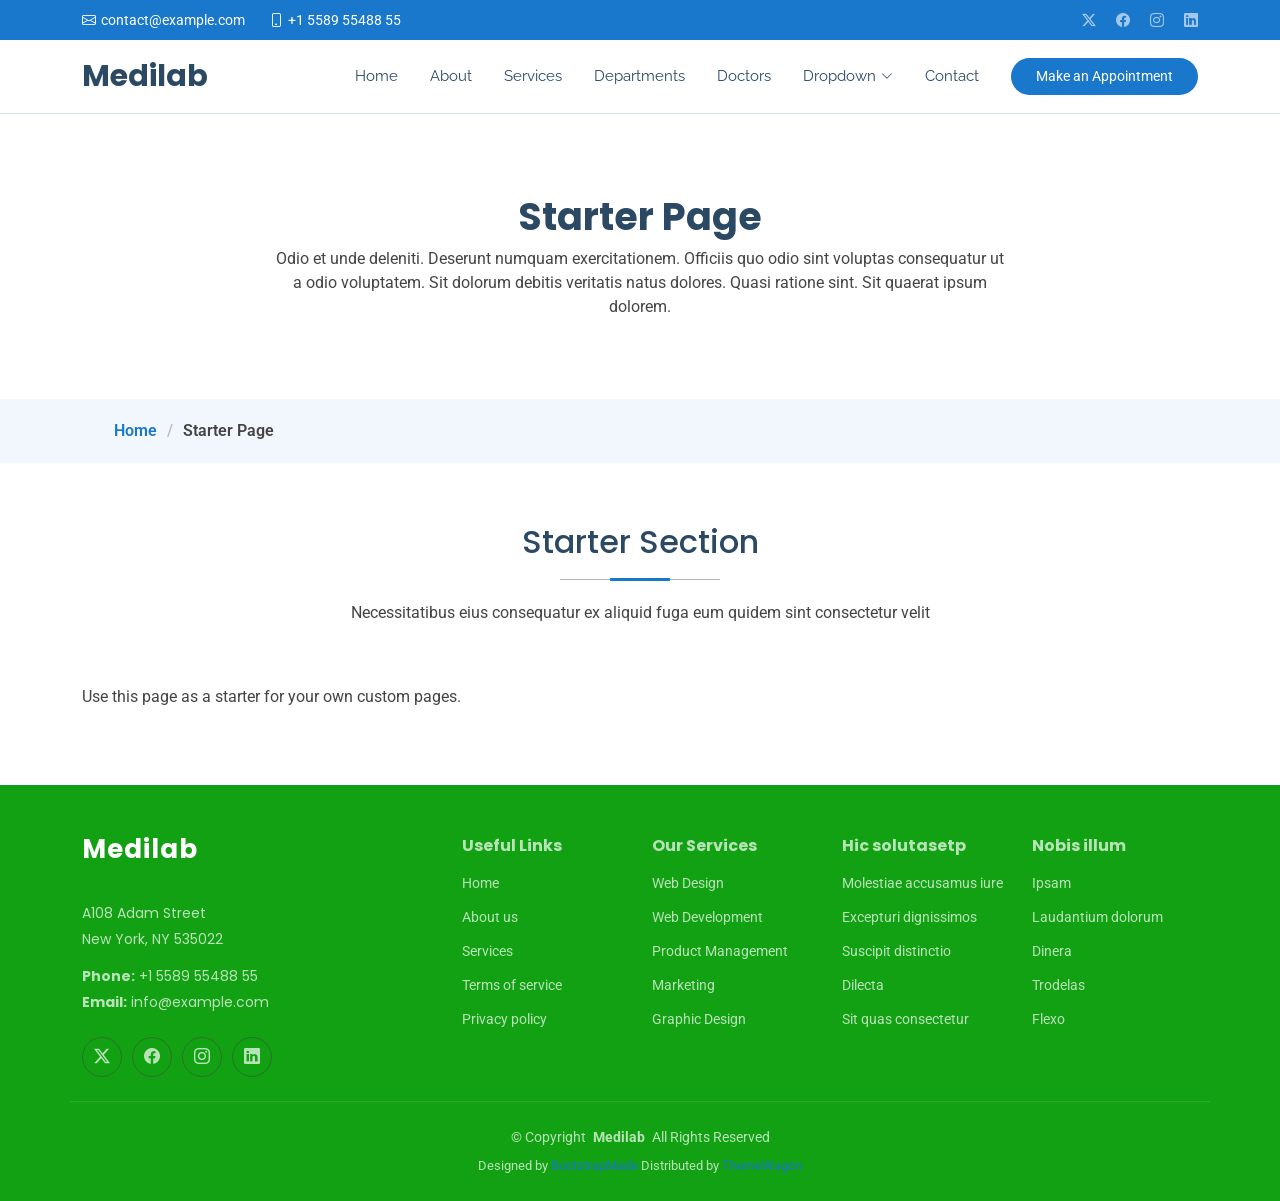
<file: Limox/starter-page.html>
<!DOCTYPE html>
<html lang="en">

<head>
  <meta charset="utf-8">
  <meta content="width=device-width, initial-scale=1.0" name="viewport">
  <title>Starter Page - Medilab Bootstrap Template</title>
  <meta name="description" content="">
  <meta name="keywords" content="">

  <!-- Favicons -->
  <link href="assets/img/favicon.png" rel="icon">
  <link href="assets/img/apple-touch-icon.png" rel="apple-touch-icon">

  <!-- Fonts -->
  <link href="https://fonts.googleapis.com" rel="preconnect">
  <link href="https://fonts.gstatic.com" rel="preconnect" crossorigin>
  <link href="https://fonts.googleapis.com/css2?family=Roboto:ital,wght@0,100;0,300;0,400;0,500;0,700;0,900;1,100;1,300;1,400;1,500;1,700;1,900&family=Poppins:ital,wght@0,100;0,200;0,300;0,400;0,500;0,600;0,700;0,800;0,900;1,100;1,200;1,300;1,400;1,500;1,600;1,700;1,800;1,900&family=Raleway:ital,wght@0,100;0,200;0,300;0,400;0,500;0,600;0,700;0,800;0,900;1,100;1,200;1,300;1,400;1,500;1,600;1,700;1,800;1,900&display=swap" rel="stylesheet">

  <!-- Vendor CSS Files -->
  <link href="assets/vendor/bootstrap/css/bootstrap.min.css" rel="stylesheet">
  <link href="assets/vendor/bootstrap-icons/bootstrap-icons.css" rel="stylesheet">
  <link href="assets/vendor/aos/aos.css" rel="stylesheet">
  <link href="assets/vendor/fontawesome-free/css/all.min.css" rel="stylesheet">
  <link href="assets/vendor/glightbox/css/glightbox.min.css" rel="stylesheet">
  <link href="assets/vendor/swiper/swiper-bundle.min.css" rel="stylesheet">

  <!-- Main CSS File -->
  <link href="assets/css/main.css" rel="stylesheet">

  <!-- =======================================================
  * Template Name: Medilab
  * Template URL: https://bootstrapmade.com/medilab-free-medical-bootstrap-theme/
  * Updated: Aug 07 2024 with Bootstrap v5.3.3
  * Author: BootstrapMade.com
  * License: https://bootstrapmade.com/license/
  ======================================================== -->
</head>

<body class="starter-page-page">

  <header id="header" class="header sticky-top">

    <div class="topbar d-flex align-items-center">
      <div class="container d-flex justify-content-center justify-content-md-between">
        <div class="contact-info d-flex align-items-center">
          <i class="bi bi-envelope d-flex align-items-center"><a href="mailto:contact@example.com">contact@example.com</a></i>
          <i class="bi bi-phone d-flex align-items-center ms-4"><span>+1 5589 55488 55</span></i>
        </div>
        <div class="social-links d-none d-md-flex align-items-center">
          <a href="#" class="twitter"><i class="bi bi-twitter-x"></i></a>
          <a href="#" class="facebook"><i class="bi bi-facebook"></i></a>
          <a href="#" class="instagram"><i class="bi bi-instagram"></i></a>
          <a href="#" class="linkedin"><i class="bi bi-linkedin"></i></a>
        </div>
      </div>
    </div><!-- End Top Bar -->

    <div class="branding d-flex align-items-center">

      <div class="container position-relative d-flex align-items-center justify-content-between">
        <a href="index.html" class="logo d-flex align-items-center me-auto">
          <!-- Uncomment the line below if you also wish to use an image logo -->
          <!-- <img src="assets/img/logo.png" alt=""> -->
          <h1 class="sitename">Medilab</h1>
        </a>

        <nav id="navmenu" class="navmenu">
          <ul>
            <li><a href="#hero">Home<br></a></li>
            <li><a href="#about">About</a></li>
            <li><a href="#services">Services</a></li>
            <li><a href="#departments">Departments</a></li>
            <li><a href="#doctors">Doctors</a></li>
            <li class="dropdown"><a href="#"><span>Dropdown</span> <i class="bi bi-chevron-down toggle-dropdown"></i></a>
              <ul>
                <li><a href="#">Dropdown 1</a></li>
                <li class="dropdown"><a href="#"><span>Deep Dropdown</span> <i class="bi bi-chevron-down toggle-dropdown"></i></a>
                  <ul>
                    <li><a href="#">Deep Dropdown 1</a></li>
                    <li><a href="#">Deep Dropdown 2</a></li>
                    <li><a href="#">Deep Dropdown 3</a></li>
                    <li><a href="#">Deep Dropdown 4</a></li>
                    <li><a href="#">Deep Dropdown 5</a></li>
                  </ul>
                </li>
                <li><a href="#">Dropdown 2</a></li>
                <li><a href="#">Dropdown 3</a></li>
                <li><a href="#">Dropdown 4</a></li>
              </ul>
            </li>
            <li><a href="#contact">Contact</a></li>
          </ul>
          <i class="mobile-nav-toggle d-xl-none bi bi-list"></i>
        </nav>

        <a class="cta-btn d-none d-sm-block" href="#appointment">Make an Appointment</a>

      </div>

    </div>

  </header>

  <main class="main">

    <!-- Page Title -->
    <div class="page-title" data-aos="fade">
      <div class="heading">
        <div class="container">
          <div class="row d-flex justify-content-center text-center">
            <div class="col-lg-8">
              <h1>Starter Page</h1>
              <p class="mb-0">Odio et unde deleniti. Deserunt numquam exercitationem. Officiis quo odio sint voluptas consequatur ut a odio voluptatem. Sit dolorum debitis veritatis natus dolores. Quasi ratione sint. Sit quaerat ipsum dolorem.</p>
            </div>
          </div>
        </div>
      </div>
      <nav class="breadcrumbs">
        <div class="container">
          <ol>
            <li><a href="index.html">Home</a></li>
            <li class="current">Starter Page</li>
          </ol>
        </div>
      </nav>
    </div><!-- End Page Title -->

    <!-- Starter Section Section -->
    <section id="starter-section" class="starter-section section">

      <!-- Section Title -->
      <div class="container section-title" data-aos="fade-up">
        <h2>Starter Section</h2>
        <p>Necessitatibus eius consequatur ex aliquid fuga eum quidem sint consectetur velit</p>
      </div><!-- End Section Title -->

      <div class="container" data-aos="fade-up">
        <p>Use this page as a starter for your own custom pages.</p>
      </div>

    </section><!-- /Starter Section Section -->

  </main>

  <footer id="footer" class="footer light-background">

    <div class="container footer-top">
      <div class="row gy-4">
        <div class="col-lg-4 col-md-6 footer-about">
          <a href="index.html" class="logo d-flex align-items-center">
            <span class="sitename">Medilab</span>
          </a>
          <div class="footer-contact pt-3">
            <p>A108 Adam Street</p>
            <p>New York, NY 535022</p>
            <p class="mt-3"><strong>Phone:</strong> <span>+1 5589 55488 55</span></p>
            <p><strong>Email:</strong> <span>info@example.com</span></p>
          </div>
          <div class="social-links d-flex mt-4">
            <a href=""><i class="bi bi-twitter-x"></i></a>
            <a href=""><i class="bi bi-facebook"></i></a>
            <a href=""><i class="bi bi-instagram"></i></a>
            <a href=""><i class="bi bi-linkedin"></i></a>
          </div>
        </div>

        <div class="col-lg-2 col-md-3 footer-links">
          <h4>Useful Links</h4>
          <ul>
            <li><a href="#">Home</a></li>
            <li><a href="#">About us</a></li>
            <li><a href="#">Services</a></li>
            <li><a href="#">Terms of service</a></li>
            <li><a href="#">Privacy policy</a></li>
          </ul>
        </div>

        <div class="col-lg-2 col-md-3 footer-links">
          <h4>Our Services</h4>
          <ul>
            <li><a href="#">Web Design</a></li>
            <li><a href="#">Web Development</a></li>
            <li><a href="#">Product Management</a></li>
            <li><a href="#">Marketing</a></li>
            <li><a href="#">Graphic Design</a></li>
          </ul>
        </div>

        <div class="col-lg-2 col-md-3 footer-links">
          <h4>Hic solutasetp</h4>
          <ul>
            <li><a href="#">Molestiae accusamus iure</a></li>
            <li><a href="#">Excepturi dignissimos</a></li>
            <li><a href="#">Suscipit distinctio</a></li>
            <li><a href="#">Dilecta</a></li>
            <li><a href="#">Sit quas consectetur</a></li>
          </ul>
        </div>

        <div class="col-lg-2 col-md-3 footer-links">
          <h4>Nobis illum</h4>
          <ul>
            <li><a href="#">Ipsam</a></li>
            <li><a href="#">Laudantium dolorum</a></li>
            <li><a href="#">Dinera</a></li>
            <li><a href="#">Trodelas</a></li>
            <li><a href="#">Flexo</a></li>
          </ul>
        </div>

      </div>
    </div>

    <div class="container copyright text-center mt-4">
      <p>© <span>Copyright</span> <strong class="px-1 sitename">Medilab</strong> <span>All Rights Reserved</span></p>
      <div class="credits">
        <!-- All the links in the footer should remain intact. -->
        <!-- You can delete the links only if you've purchased the pro version. -->
        <!-- Licensing information: https://bootstrapmade.com/license/ -->
        <!-- Purchase the pro version with working PHP/AJAX contact form: [buy-url] -->
        Designed by <a href="https://bootstrapmade.com/">BootstrapMade</a> Distributed by <a href=“https://themewagon.com>ThemeWagon
      </div>
    </div>

  </footer>

  <!-- Scroll Top -->
  <a href="#" id="scroll-top" class="scroll-top d-flex align-items-center justify-content-center"><i class="bi bi-arrow-up-short"></i></a>

  <!-- Preloader -->
  <div id="preloader"></div>

  <!-- Vendor JS Files -->
  <script src="assets/vendor/bootstrap/js/bootstrap.bundle.min.js"></script>
  <script src="assets/vendor/php-email-form/validate.js"></script>
  <script src="assets/vendor/aos/aos.js"></script>
  <script src="assets/vendor/glightbox/js/glightbox.min.js"></script>
  <script src="assets/vendor/purecounter/purecounter_vanilla.js"></script>
  <script src="assets/vendor/swiper/swiper-bundle.min.js"></script>

  <!-- Main JS File -->
  <script src="assets/js/main.js"></script>

</body>

</html>
</file>
<file: assets/css/main.css>
/* Fonts */
:root {
  --default-font: "Roboto",  system-ui, -apple-system, "Segoe UI", Roboto, "Helvetica Neue", Arial, "Noto Sans", "Liberation Sans", sans-serif, "Apple Color Emoji", "Segoe UI Emoji", "Segoe UI Symbol", "Noto Color Emoji";
  --heading-font: "Poppins",  sans-serif;
  --nav-font: "Raleway",  sans-serif;
}

/* Global Colors - The following color variables are used throughout the website. Updating them here will change the color scheme of the entire website */
:root { 
  --background-color: #ffffff; /* Background color for the entire website, including individual sections */
  --default-color: #444444; /* Default color used for the majority of the text content across the entire website */
  --heading-color: #2c4964; /* Color for headings, subheadings and title throughout the website */
  --accent-color: #1977cc; /* Accent color that represents your brand on the website. It's used for buttons, links, and other elements that need to stand out */
  --surface-color: #ffffff; /* The surface color is used as a background of boxed elements within sections, such as cards, icon boxes, or other elements that require a visual separation from the global background. */
  --contrast-color: #ffffff; /* Contrast color for text, ensuring readability against backgrounds of accent, heading, or default colors. */
}

/* Nav Menu Colors - The following color variables are used specifically for the navigation menu. They are separate from the global colors to allow for more customization options */
:root {
  --nav-color: #2c4964;  /* The default color of the main navmenu links */
  --nav-hover-color: #1977cc; /* Applied to main navmenu links when they are hovered over or active */
  --nav-mobile-background-color: #ffffff; /* Used as the background color for mobile navigation menu */
  --nav-dropdown-background-color: #ffffff; /* Used as the background color for dropdown items that appear when hovering over primary navigation items */
  --nav-dropdown-color: #2c4964; /* Used for navigation links of the dropdown items in the navigation menu. */
  --nav-dropdown-hover-color: #1977cc; /* Similar to --nav-hover-color, this color is applied to dropdown navigation links when they are hovered over. */
}

/* Color Presets - These classes override global colors when applied to any section or element, providing reuse of the sam color scheme. */

.light-background {
  --background-color: #f1f7fc;
  --surface-color: #ffffff;
}

.dark-background {
  --background-color: #060606;
  --default-color: #ffffff;
  --heading-color: #ffffff;
  --surface-color: #252525;
  --contrast-color: #ffffff;
}

/* Smooth scroll */
:root {
  scroll-behavior: smooth;
}

/*--------------------------------------------------------------
# General Styling & Shared Classes
--------------------------------------------------------------*/
body {
  color: var(--default-color);
  background-color: var(--background-color);
  font-family: var(--default-font);
}

a {
  color: var(--accent-color);
  text-decoration: none;
  transition: 0.3s;
}

a:hover {
  color: color-mix(in srgb, var(--accent-color), transparent 25%);
  text-decoration: none;
}

h1,
h2,
h3,
h4,
h5,
h6 {
  color: var(--heading-color);
  font-family: var(--heading-font);
}

/* Pulsating Play Button
------------------------------*/
.pulsating-play-btn {
  width: 94px;
  height: 94px;
  background: radial-gradient(var(--accent-color) 50%, color-mix(in srgb, var(--accent-color), transparent 75%) 52%);
  border-radius: 50%;
  display: block;
  position: relative;
  overflow: hidden;
}

.pulsating-play-btn:before {
  content: "";
  position: absolute;
  width: 120px;
  height: 120px;
  animation-delay: 0s;
  animation: pulsate-play-btn 2s;
  animation-direction: forwards;
  animation-iteration-count: infinite;
  animation-timing-function: steps;
  opacity: 1;
  border-radius: 50%;
  border: 5px solid color-mix(in srgb, var(--accent-color), transparent 30%);
  top: -15%;
  left: -15%;
  background: rgba(198, 16, 0, 0);
}

.pulsating-play-btn:after {
  content: "";
  position: absolute;
  left: 50%;
  top: 50%;
  transform: translateX(-40%) translateY(-50%);
  width: 0;
  height: 0;
  border-top: 10px solid transparent;
  border-bottom: 10px solid transparent;
  border-left: 15px solid #fff;
  z-index: 100;
  transition: all 400ms cubic-bezier(0.55, 0.055, 0.675, 0.19);
}

.pulsating-play-btn:hover:before {
  content: "";
  position: absolute;
  left: 50%;
  top: 50%;
  transform: translateX(-40%) translateY(-50%);
  width: 0;
  height: 0;
  border: none;
  border-top: 10px solid transparent;
  border-bottom: 10px solid transparent;
  border-left: 15px solid #fff;
  z-index: 200;
  animation: none;
  border-radius: 0;
}

.pulsating-play-btn:hover:after {
  border-left: 15px solid var(--accent-color);
  transform: scale(20);
}

@keyframes pulsate-play-btn {
  0% {
    transform: scale(0.6, 0.6);
    opacity: 1;
  }

  100% {
    transform: scale(1, 1);
    opacity: 0;
  }
}

/* PHP Email Form Messages
------------------------------*/
.php-email-form .error-message {
  display: none;
  background: #df1529;
  color: #ffffff;
  text-align: left;
  padding: 15px;
  margin-bottom: 24px;
  font-weight: 600;
}

.php-email-form .sent-message {
  display: none;
  color: #ffffff;
  background: #059652;
  text-align: center;
  padding: 15px;
  margin-bottom: 24px;
  font-weight: 600;
}

.php-email-form .loading {
  display: none;
  background: var(--surface-color);
  text-align: center;
  padding: 15px;
  margin-bottom: 24px;
}

.php-email-form .loading:before {
  content: "";
  display: inline-block;
  border-radius: 50%;
  width: 24px;
  height: 24px;
  margin: 0 10px -6px 0;
  border: 3px solid var(--accent-color);
  border-top-color: var(--surface-color);
  animation: php-email-form-loading 1s linear infinite;
}

@keyframes php-email-form-loading {
  0% {
    transform: rotate(0deg);
  }

  100% {
    transform: rotate(360deg);
  }
}

/*--------------------------------------------------------------
# Global Header
--------------------------------------------------------------*/
.header {
  color: var(--default-color);
  transition: all 0.5s;
  z-index: 997;
  background-color: var(--background-color);
}

.header .topbar {
  background-color: var(--accent-color);
  height: 40px;
  padding: 0;
  font-size: 14px;
  transition: all 0.5s;
}

.header .topbar .contact-info i {
  font-style: normal;
  color: var(--contrast-color);
}

.header .topbar .contact-info i a,
.header .topbar .contact-info i span {
  padding-left: 5px;
  color: var(--contrast-color);
}

@media (max-width: 575px) {

  .header .topbar .contact-info i a,
  .header .topbar .contact-info i span {
    font-size: 13px;
  }
}

.header .topbar .contact-info i a {
  line-height: 0;
  transition: 0.3s;
}

.header .topbar .contact-info i a:hover {
  color: var(--contrast-color);
  text-decoration: underline;
}

.header .topbar .social-links a {
  color: color-mix(in srgb, var(--contrast-color), transparent 40%);
  line-height: 0;
  transition: 0.3s;
  margin-left: 20px;
}

.header .topbar .social-links a:hover {
  color: var(--contrast-color);
}

.header .branding {
  min-height: 60px;
  padding: 10px 0;
}

.header .logo {
  line-height: 1;
}

.header .logo img {
  max-height: 36px;
  margin-right: 8px;
}

.header .logo h1 {
  font-size: 30px;
  margin: 0;
  font-weight: 700;
  color: var(--heading-color);
}

.header .cta-btn,
.header .cta-btn:focus {
  color: var(--contrast-color);
  background: var(--accent-color);
  font-size: 14px;
  padding: 8px 25px;
  margin: 0 0 0 30px;
  border-radius: 50px;
  transition: 0.3s;
}

.header .cta-btn:hover,
.header .cta-btn:focus:hover {
  color: var(--contrast-color);
  background: color-mix(in srgb, var(--accent-color), transparent 15%);
}

@media (max-width: 1200px) {
  .header .logo {
    order: 1;
  }

  .header .cta-btn {
    order: 2;
    margin: 0 15px 0 0;
    padding: 6px 15px;
  }

  .header .navmenu {
    order: 3;
  }
}

.scrolled .header {
  box-shadow: 0px 0 18px rgba(0, 0, 0, 0.1);
}

.scrolled .header .topbar {
  height: 0;
  visibility: hidden;
  overflow: hidden;
}

/*--------------------------------------------------------------
# Navigation Menu
--------------------------------------------------------------*/
/* Desktop Navigation */
@media (min-width: 1200px) {
  .navmenu {
    padding: 0;
  }

  .navmenu ul {
    margin: 0;
    padding: 0;
    display: flex;
    list-style: none;
    align-items: center;
  }

  .navmenu li {
    position: relative;
  }

  .navmenu>ul>li {
    white-space: nowrap;
    padding: 15px 14px;
  }

  .navmenu>ul>li:last-child {
    padding-right: 0;
  }

  .navmenu a,
  .navmenu a:focus {
    color: var(--nav-color);
    font-size: 15px;
    padding: 0 2px;
    font-family: var(--nav-font);
    font-weight: 400;
    display: flex;
    align-items: center;
    justify-content: space-between;
    white-space: nowrap;
    transition: 0.3s;
    position: relative;
  }

  .navmenu a i,
  .navmenu a:focus i {
    font-size: 12px;
    line-height: 0;
    margin-left: 5px;
    transition: 0.3s;
  }

  .navmenu>ul>li>a:before {
    content: "";
    position: absolute;
    width: 100%;
    height: 2px;
    bottom: -6px;
    left: 0;
    background-color: rgb(13, 92, 13);
    visibility: hidden;
    width: 0px;
    transition: all 0.3s ease-in-out 0s;
  }

  .navmenu a:hover:before,
  .navmenu li:hover>a:before,
  .navmenu .active:before {
    visibility: visible;
    width: 100%;
  }

  .navmenu li:hover>a,
  .navmenu .active,
  .navmenu .active:focus {
    color: rgb(13, 92, 13);
  }

  .navmenu .dropdown ul {
    margin: 0;
    padding: 10px 0;
    background: var(--nav-dropdown-background-color);
    display: block;
    position: absolute;
    visibility: hidden;
    left: 14px;
    top: 130%;
    opacity: 0;
    transition: 0.3s;
    border-radius: 4px;
    z-index: 99;
    box-shadow: 0px 0px 30px rgba(0, 0, 0, 0.1);
  }

  .navmenu .dropdown ul li {
    min-width: 200px;
  }

  .navmenu .dropdown ul a {
    padding: 10px 20px;
    font-size: 15px;
    text-transform: none;
    color: var(--nav-dropdown-color);
  }

  .navmenu .dropdown ul a i {
    font-size: 12px;
  }

  .navmenu .dropdown ul a:hover,
  .navmenu .dropdown ul .active:hover,
  .navmenu .dropdown ul li:hover>a {
    color: var(--nav-dropdown-hover-color);
  }

  .navmenu .dropdown:hover>ul {
    opacity: 1;
    top: 100%;
    visibility: visible;
  }

  .navmenu .dropdown .dropdown ul {
    top: 0;
    left: -90%;
    visibility: hidden;
  }

  .navmenu .dropdown .dropdown:hover>ul {
    opacity: 1;
    top: 0;
    left: -100%;
    visibility: visible;
  }
}

/* Mobile Navigation */
@media (max-width: 1199px) {
  .mobile-nav-toggle {
    color: var(--nav-color);
    font-size: 28px;
    line-height: 0;
    margin-right: 10px;
    cursor: pointer;
    transition: color 0.3s;
  }

  .navmenu {
    padding: 0;
    z-index: 9997;
  }

  .navmenu ul {
    display: none;
    list-style: none;
    position: absolute;
    inset: 60px 20px 20px 20px;
    padding: 10px 0;
    margin: 0;
    border-radius: 6px;
    background-color: var(--nav-mobile-background-color);
    border: 1px solid color-mix(in srgb, var(--default-color), transparent 90%);
    box-shadow: none;
    overflow-y: auto;
    transition: 0.3s;
    z-index: 9998;
  }

  .navmenu a,
  .navmenu a:focus {
    color: var(--nav-dropdown-color);
    padding: 10px 20px;
    font-family: var(--nav-font);
    font-size: 17px;
    font-weight: 500;
    display: flex;
    align-items: center;
    justify-content: space-between;
    white-space: nowrap;
    transition: 0.3s;
  }

  .navmenu a i,
  .navmenu a:focus i {
    font-size: 12px;
    line-height: 0;
    margin-left: 5px;
    width: 30px;
    height: 30px;
    display: flex;
    align-items: center;
    justify-content: center;
    border-radius: 50%;
    transition: 0.3s;
    background-color: color-mix(in srgb, var(--accent-color), transparent 90%);
  }

  .navmenu a i:hover,
  .navmenu a:focus i:hover {
    background-color: var(--accent-color);
    color: var(--contrast-color);
  }

  .navmenu a:hover,
  .navmenu .active,
  .navmenu .active:focus {
    color: var(--nav-dropdown-hover-color);
  }

  .navmenu .active i,
  .navmenu .active:focus i {
    background-color: var(--accent-color);
    color: var(--contrast-color);
    transform: rotate(180deg);
  }

  .navmenu .dropdown ul {
    position: static;
    display: none;
    z-index: 99;
    padding: 10px 0;
    margin: 10px 20px;
    background-color: var(--nav-dropdown-background-color);
    transition: all 0.5s ease-in-out;
  }

  .navmenu .dropdown ul ul {
    background-color: rgba(33, 37, 41, 0.1);
  }

  .navmenu .dropdown>.dropdown-active {
    display: block;
    background-color: rgba(33, 37, 41, 0.03);
  }

  .mobile-nav-active {
    overflow: hidden;
  }

  .mobile-nav-active .mobile-nav-toggle {
    color: #fff;
    position: absolute;
    font-size: 32px;
    top: 15px;
    right: 15px;
    margin-right: 0;
    z-index: 9999;
  }

  .mobile-nav-active .navmenu {
    position: fixed;
    overflow: hidden;
    inset: 0;
    background: rgba(33, 37, 41, 0.8);
    transition: 0.3s;
  }

  .mobile-nav-active .navmenu>ul {
    display: block;
  }
}

/*--------------------------------------------------------------
# Global Footer
--------------------------------------------------------------*/
.footer {
  color: var(--default-color);
  background-color:rgb(18, 161, 18);
  border-top: 1px solid color-mix(in srgb, var(--accent-color), transparent 75%);
  font-size: 14px;
  position: relative;
}

.footer .footer-top {
  padding-top: 50px;
}

.footer .footer-about .logo {
  line-height: 1;
  margin-bottom: 25px;
}

.footer .footer-about .logo img {
  max-height: 40px;
  margin-right: 6px;
}

.footer .footer-about .logo span {
  color: var(--contrast-color);
  font-family: var(--heading-font);
  font-size: 26px;
  font-weight: 700;
  letter-spacing: 1px;
}

.footer .footer-about p {
  color:color-mix(in srgb, var(--contrast-color), transparent 30%);
  font-size: 14px;
  font-family: var(--heading-font);
}

.footer .social-links a {
  display: flex;
  align-items: center;
  justify-content: center;
  width: 40px;
  height: 40px;
  border-radius: 50%;
  border: 1px solid color-mix(in srgb, var(--default-color), transparent 50%);
  font-size: 16px;
  color:color-mix(in srgb, var(--contrast-color), transparent 30%);
  margin-right: 10px;
  transition: 0.3s;
}

.footer .social-links a:hover {
  color: var(--default-color);
  border-color: var(--contrast-color);
}

.footer h4 {
  font-size: 16px;
  font-weight: bold;
  position: relative;
  padding-bottom: 12px;
  color:color-mix(in srgb, var(--contrast-color), transparent 30%);
}

.footer .footer-links {
  margin-bottom: 30px;
}

.footer .footer-links ul {
  list-style: none;
  padding: 0;
  margin: 0;
}

.footer .footer-links ul i {
  padding-right: 2px;
  font-size: 12px;
  line-height: 0;
}

.footer .footer-links ul li {
  padding: 10px 0;
  display: flex;
  align-items: center;
}

.footer .footer-links ul li:first-child {
  padding-top: 0;
}

.footer .footer-links ul a {
  color: color-mix(in srgb, var(--contrast-color), transparent 30%);
  display: inline-block;
  line-height: 1;
}

.footer .footer-links ul a:hover {
  color: var(--default-color);
}

.footer .footer-contact p {
  margin-bottom: 5px;
}

.footer .copyright {
  padding-top: 25px;
  padding-bottom: 25px;
  border-top: 1px solid color-mix(in srgb, var(--contrast-color), transparent 90%);
}

.footer .copyright p {
  margin-bottom: 0;
  color:color-mix(in srgb, var(--contrast-color), transparent 30%);
}

.footer .credits {
  margin-top: 8px;
  font-size: 13px;
  color: color-mix(in srgb, var(--contrast-color), transparent 30%);
}

/*--------------------------------------------------------------
# Preloader
--------------------------------------------------------------*/
#preloader {
  position: fixed;
  inset: 0;
  z-index: 999999;
  overflow: hidden;
  background: var(--background-color);
  transition: all 0.6s ease-out;
}

#preloader:before {
  content: "";
  position: fixed;
  top: calc(50% - 30px);
  left: calc(50% - 30px);
  border: 6px solid #ffffff;
  border-color: var(--accent-color) transparent var(--accent-color) transparent;
  border-radius: 50%;
  width: 60px;
  height: 60px;
  animation: animate-preloader 1.5s linear infinite;
}

@keyframes animate-preloader {
  0% {
    transform: rotate(0deg);
  }

  100% {
    transform: rotate(360deg);
  }
}

/*--------------------------------------------------------------
# Scroll Top Button
--------------------------------------------------------------*/
.scroll-top {
  position: fixed;
  visibility: hidden;
  opacity: 0;
  right: 15px;
  bottom: 15px;
  z-index: 99999;
  background-color:rgb(13, 92, 13);
  width: 40px;
  height: 40px;
  border-radius: 4px;
  transition: all 0.4s;
}

.scroll-top i {
  font-size: 24px;
  color: var(--contrast-color);
  line-height: 0;
}


.scroll-top:hover {
  background-color:rgb(18, 160, 18);
  color:rgb(13, 92, 13);
}

.scroll-top.active {
  visibility: visible;
  opacity: 1;
}

/*--------------------------------------------------------------
# Disable aos animation delay on mobile devices
--------------------------------------------------------------*/
@media screen and (max-width: 768px) {
  [data-aos-delay] {
    transition-delay: 0 !important;
  }
}

/*--------------------------------------------------------------
# Global Page Titles & Breadcrumbs
--------------------------------------------------------------*/
.page-title {
  color: var(--default-color);
  background-color: var(--background-color);
  position: relative;
}

.page-title .heading {
  padding: 80px 0;
  border-top: 1px solid color-mix(in srgb, var(--accent-color), transparent 80%);
}

.page-title .heading h1 {
  font-size: 38px;
  font-weight: 700;
}

.page-title nav {
  background-color: color-mix(in srgb, var(--accent-color), transparent 94%);
  padding: 20px 0;
}

.page-title nav ol {
  display: flex;
  flex-wrap: wrap;
  list-style: none;
  margin: 0;
  font-size: 16px;
  font-weight: 600;
}

.page-title nav ol li+li {
  padding-left: 10px;
}

.page-title nav ol li+li::before {
  content: "/";
  display: inline-block;
  padding-right: 10px;
  color: color-mix(in srgb, var(--default-color), transparent 70%);
}

/*--------------------------------------------------------------
# Global Sections
--------------------------------------------------------------*/
section,
.section {
  color: var(--default-color);
  background-color: var(--background-color);
  padding: 60px 0;
  scroll-margin-top: 72px;
  overflow: clip;
}

@media (max-width: 1199px) {

  section,
  .section {
    scroll-margin-top: 60px;
  }
}

/*--------------------------------------------------------------
# Global Section Titles
--------------------------------------------------------------*/
.section-title {
  text-align: center;
  padding-bottom: 60px;
  position: relative;
}

.section-title h2 {
  font-size: 32px;
  font-weight: 500;
  margin-bottom: 20px;
  padding-bottom: 20px;
  position: relative;
}

.section-title h2:before {
  content: "";
  position: absolute;
  display: block;
  width: 160px;
  height: 1px;
  background-color:  rgb(13, 92, 13);
  left: 0;
  right: 0;
  bottom: 1px;
  margin: auto;
}

.section-title h2::after {
  content: "";
  position: absolute;
  display: block;
  width: 60px;
  height: 3px;
  background-color:  rgb(13, 92, 13);
  left: 0;
  right: 0;
  bottom: 0;
  margin: auto;
}

.section-title p {
  margin-bottom: 0;
}

/*--------------------------------------------------------------
# Hero Section
--------------------------------------------------------------*/
.hero {
  width: 100%;
  min-height: calc(100vh - 112px);
  padding: 80px 0;
  display: flex;
  align-items: center;
  justify-content: center;
  position: relative;
  overflow: hidden;
}

.hero img {
  position: absolute;
  inset: 0;
  display: block;
  width: 100%;
  height: 100%;
  object-fit: cover;
  z-index: 1;
}

.hero .container {
  z-index: 3;
}

.hero .welcome h2 {
  margin: 0;
  font-size: 48px;
  font-weight: 700;
}

.hero .welcome p {
  font-size: 24px;
  margin: 0;
}

.hero .content {
  margin-top: 40px;
}

.hero .content .why-box {
  color: var(--contrast-color);
  background: var(--accent-color);
  padding: 30px;
  border-radius: 4px;
}

.hero .content .why-box h3 {
  color: var(--contrast-color);
  font-weight: 700;
  font-size: 34px;
  margin-bottom: 30px;
}

.hero .content .why-box p {
  margin-bottom: 30px;
}

.hero .content .why-box .more-btn {
  color: var(--contrast-color);
  background: color-mix(in srgb, var(--contrast-color), transparent 80%);
  display: inline-block;
  padding: 6px 30px 8px 30px;
  border-radius: 50px;
  transition: all ease-in-out 0.4s;
}

.hero .content .why-box .more-btn i {
  font-size: 14px;
}

.hero .content .why-box .more-btn:hover {
  background: var(--surface-color);
  color: var(--accent-color);
}

.hero .content .icon-box {
  text-align: center;
  border-radius: 10px;
  background: color-mix(in srgb, var(--surface-color), transparent 20%);
  box-shadow: 0px 2px 15px rgba(0, 0, 0, 0.1);
  padding: 40px 30px;
  width: 100%;
}

.hero .content .icon-box i {
  font-size: 40px;
  color: var(--accent-color);
}

.hero .content .icon-box h4 {
  font-size: 20px;
  font-weight: 700;
  margin: 10px 0 20px 0;
}

.hero .content .icon-box p {
  font-size: 15px;
  color: color-mix(in srgb, var(--default-color), transparent 30%);
}

/*--------------------------------------------------------------
# About Section
--------------------------------------------------------------*/
.about .content h3 {
  font-size: 2rem;
  font-weight: 700;
}

.about .content ul {
  list-style: none;
  padding: 0;
}

.about .content ul li {
  display: flex;
  align-items: flex-start;
  margin-top: 40px;
}

.about .content ul i {
  flex-shrink: 0;
  font-size: 48px;
  color: var(--accent-color);
  margin-right: 20px;
}

.about .content ul h5 {
  font-size: 18px;
  font-weight: 700;
}

.about .content ul p {
  font-size: 15px;
}

.about .content p:last-child {
  margin-bottom: 0;
}

.about .pulsating-play-btn {
  position: absolute;
  left: calc(50% - 47px);
  top: calc(50% - 47px);
}

/*--------------------------------------------------------------
# Stats Section
--------------------------------------------------------------*/
.stats i {
  color: var(--contrast-color);
  background-color: var(--accent-color);
  box-shadow: 0px 2px 25px rgba(0, 0, 0, 0.1);
  width: 54px;
  height: 54px;
  font-size: 24px;
  border-radius: 50px;
  border: 2px solid var(--background-color);
  display: inline-flex;
  align-items: center;
  justify-content: center;
  position: relative;
  z-index: 1;
}

.stats .stats-item {
  background-color: var(--surface-color);
  margin-top: -27px;
  padding: 30px 30px 25px 30px;
  width: 100%;
  position: relative;
  text-align: center;
  box-shadow: 0px 2px 35px rgba(0, 0, 0, 0.1);
  border-radius: 4px;
  z-index: 0;
}

.stats .stats-item span {
  font-size: 32px;
  display: block;
  margin: 10px 0;
  font-weight: 700;
  color: var(--heading-color);
}

.stats .stats-item p {
  padding: 0;
  margin: 0;
  font-family: var(--heading-font);
  font-size: 16px;
}

/*--------------------------------------------------------------
# Services Section
--------------------------------------------------------------*/
.services .service-item {
  background-color: var(--surface-color);
  text-align: center;
  border: 1px solid  rgb(18, 161, 18);
  padding: 80px 20px;
  transition: all ease-in-out 0.3s;
  height: 100%;
}

.services .service-item .icon {
  margin: 0 auto;
  width: 64px;
  height: 64px;
  background:rgb(18, 161, 18);
  border-radius: 4px;
  display: flex;
  align-items: center;
  justify-content: center;
  margin-bottom: 20px;
  transition: 0.3s;
  transform-style: preserve-3d;
}

.services .service-item .icon i {
  color: var(--contrast-color);
  font-size: 28px;
  transition: ease-in-out 0.3s;
}

.services .service-item .icon::before {
  position: absolute;
  content: "";
  left: -8px;
  top: -8px;
  height: 100%;
  width: 100%;
  background: color-mix(in srgb, var(--accent-color), transparent 80%);
  border-radius: 5px;
  transition: all 0.3s ease-out 0s;
  transform: translateZ(-1px);
}

.services .service-item h3 {
  font-weight: 700;
  margin: 10px 0 15px 0;
  font-size: 22px;
  color: rgb(13, 92, 13);
}

.services .service-item p {
  line-height: 24px;
  font-size: 14px;
  margin-bottom: 0;
}

.services .service-item:hover {
  background: rgb(18, 161, 18);
  border-color:  rgb(18, 161, 18);
}

.services .service-item:hover .icon {
  background: var(--surface-color);
}

.services .service-item:hover .icon i {
  color: var(--accent-color);
}

.services .service-item:hover .icon::before {
  background: color-mix(in srgb, var(--background-color), transparent 70%);
}

.services .service-item:hover h3,
.services .service-item:hover p {
  color: var(--contrast-color);
}

/*--------------------------------------------------------------
# Appointment Section
--------------------------------------------------------------*/
.appointment .php-email-form {
  width: 100%;
}

.appointment .php-email-form .form-group {
  padding-bottom: 8px;
}

.appointment .php-email-form input,
.appointment .php-email-form textarea,
.appointment .php-email-form select {
  color: var(--default-color);
  background-color: transparent;
  border-color: color-mix(in srgb, var(--default-color), transparent 80%);
  border-radius: 0;
  box-shadow: none;
  font-size: 14px;
  padding: 10px !important;
}

.appointment .php-email-form input:focus,
.appointment .php-email-form textarea:focus,
.appointment .php-email-form select:focus {
  border-color: var(--accent-color);
}

.appointment .php-email-form input::placeholder,
.appointment .php-email-form textarea::placeholder,
.appointment .php-email-form select::placeholder {
  color: color-mix(in srgb, var(--default-color), transparent 70%);
}

.appointment .php-email-form input,
.appointment .php-email-form select {
  height: 44px;
}

.appointment .php-email-form textarea {
  padding: 10px 12px;
}

.appointment .php-email-form button[type=submit] {
  background: rgb(18, 161, 18);
  border: 0;
  padding: 10px 35px;
  color: #fff;
  transition: 0.4s;
  border-radius: 50px;
}

.appointment .php-email-form button[type=submit]:hover {
  background-color: rgb(6, 109, 6);
  transition: 0.7s ease-in-out;
  
}

/*--------------------------------------------------------------
# Departments Section
--------------------------------------------------------------*/
.departments {
  overflow: hidden;
}

.departments .nav-tabs {
  border: 0;
}

.departments .nav-link {
  border: 0;
  padding: 12px 15px 12px 0;
  transition: 0.3s;
  color: var(--default-color);
  border-radius: 0;
  border-right: 2px solid color-mix(in srgb, var(--default-color), transparent 90%);
  font-weight: 600;
  font-size: 15px;
}

.departments .nav-link:hover {
  color: rgb(13, 92, 13);
}
.departments .nav-link.active {
  padding-left: 20px;
  color: #fff;
  border-color: var(--accent-color);
  background-color: rgb(13, 92, 13) ;
}

.departments .tab-pane.active {
  animation: fadeIn 0.5s ease-out;
}

.departments .details h3 {
  font-size: 26px;
  font-weight: 600;
  margin-bottom: 20px;
}

.departments .details p {
  color: color-mix(in srgb, var(--default-color), transparent 20%);
}

.departments .details p:last-child {
  margin-bottom: 0;
}

@media (max-width: 992px) {
  .departments .nav-link {
    border: 0;
    padding: 15px;
  }

  .departments .nav-link.active {
    color:#fff;
    background: rgb(13, 92, 13);
  }
}

/*--------------------------------------------------------------
# Doctors Section
--------------------------------------------------------------*/
.doctors .team-member {
  background-color: var(--surface-color);
  box-shadow: 0px 2px 15px rgba(0, 0, 0, 0.1);
  position: relative;
  border-radius: 5px;
  transition: 0.5s;
  padding: 30px;
  height: 100%;
}

@media (max-width: 468px) {
  .doctors .team-member {
    flex-direction: column;
    justify-content: center !important;
    align-items: center !important;
  }
}

.doctors .team-member .pic {
  overflow: hidden;
  width: 150px;
  border-radius: 50%;
  flex-shrink: 0;
}

.doctors .team-member .pic img {
  transition: ease-in-out 0.3s;
}

.doctors .team-member:hover {
  transform: translateY(-10px);
}

.doctors .team-member .member-info {
  padding-left: 30px;
}

@media (max-width: 468px) {
  .doctors .team-member .member-info {
    padding: 30px 0 0 0;
    text-align: center;
  }
}

.doctors .team-member h4 {
  font-weight: 700;
  margin-bottom: 5px;
  font-size: 20px;
}

.doctors .team-member span {
  display: block;
  font-size: 15px;
  padding-bottom: 10px;
  position: relative;
  font-weight: 500;
}

.doctors .team-member span::after {
  content: "";
  position: absolute;
  display: block;
  width: 50px;
  height: 1px;
  background: color-mix(in srgb, var(--default-color), transparent 85%);
  bottom: 0;
  left: 0;
}

@media (max-width: 468px) {
  .doctors .team-member span::after {
    left: calc(50% - 25px);
  }
}

.doctors .team-member p {
  margin: 10px 0 0 0;
  font-size: 14px;
}

.doctors .team-member .social {
  margin-top: 12px;
  display: flex;
  align-items: center;
  justify-content: start;
  width: 100%;
}

@media (max-width: 468px) {
  .doctors .team-member .social {
    justify-content: center;
  }
}

.doctors .team-member .social a {
  background: color-mix(in srgb, var(--default-color), transparent 94%);
  transition: ease-in-out 0.3s;
  display: flex;
  align-items: center;
  justify-content: center;
  border-radius: 50px;
  width: 36px;
  height: 36px;
}

.doctors .team-member .social a i {
  color: color-mix(in srgb, var(--default-color), transparent 20%);
  font-size: 16px;
  margin: 0 2px;
}

.doctors .team-member .social a:hover {
  background-color: #df1529;
}

.doctors .team-member .social a:hover i {
  color: var(--contrast-color);
}

.doctors .team-member .social a+a {
  margin-left: 8px;
}

/*--------------------------------------------------------------
# Faq Section
--------------------------------------------------------------*/
.faq .faq-container .faq-item {
  background-color: var(--surface-color);
  position: relative;
  padding: 20px;
  margin-bottom: 15px;
  border: 1px solid color-mix(in srgb, var(--accent-color), transparent 75%);
  border-radius: 5px;
  overflow: hidden;
}

.faq .faq-container .faq-item:last-child {
  margin-bottom: 0;
}

.faq .faq-container .faq-item h3 {
  font-weight: 500;
  font-size: 18px;
  line-height: 24px;
  margin: 0 30px 0 0;
  transition: 0.3s;
  cursor: pointer;
  display: flex;
  align-items: center;
}

.faq .faq-container .faq-item h3 .num {
  color: var(--accent-color);
  padding-right: 5px;
}

.faq .faq-container .faq-item h3:hover {
  color: var(--accent-color);
}

.faq .faq-container .faq-item .faq-content {
  display: grid;
  grid-template-rows: 0fr;
  transition: 0.3s ease-in-out;
  visibility: hidden;
  opacity: 0;
}

.faq .faq-container .faq-item .faq-content p {
  margin-bottom: 0;
  overflow: hidden;
}

.faq .faq-container .faq-item .faq-toggle {
  position: absolute;
  top: 20px;
  right: 20px;
  font-size: 16px;
  line-height: 0;
  transition: 0.3s;
  cursor: pointer;
}

.faq .faq-container .faq-item .faq-toggle:hover {
  color:white;
}

.faq .faq-container .faq-active {
  background-color:rgb(18, 161, 18);
  border-color: var(--accent-color);
  color: white;
}

.faq .faq-container .faq-active h3,
.faq .faq-container .faq-active h3:hover {
  color: var(--contrast-color);
}

.faq .faq-container .faq-active .faq-content {
  grid-template-rows: 1fr;
  visibility: visible;
  opacity: 1;
  padding-top: 10px;
}

.faq .faq-container .faq-active .faq-toggle {
  transform: rotate(90deg);
  color:#fff;
}

/*--------------------------------------------------------------
# Testimonials Section
--------------------------------------------------------------*/
.testimonials .info h3 {
  font-weight: 700;
  font-size: 32px;
}

.testimonials .swiper {
  box-shadow: 0 15px 30px 0 rgba(0, 0, 0, 0.05);
  background-color: var(--surface-color);
}

.testimonials .testimonials-carousel,
.testimonials .testimonials-slider {
  overflow: hidden;
}

.testimonials .testimonial-item {
  box-sizing: content-box;
  min-height: 200px;
  position: relative;
  margin: 30px;
}

.testimonials .testimonial-item .testimonial-img {
  width: 90px;
  height: 90px;
  border-radius: 50px;
  border: 6px solid var(--background-color);
  margin-right: 10px;
}

.testimonials .testimonial-item h3 {
  font-size: 18px;
  font-weight: bold;
  margin: 10px 0 5px 0;
}

.testimonials .testimonial-item h4 {
  color: color-mix(in srgb, var(--default-color), transparent 50%);
  font-size: 14px;
  margin: 0;
}

.testimonials .testimonial-item .stars {
  margin: 10px 0;
}

.testimonials .testimonial-item .stars i {
  color: #ffc107;
  margin: 0 1px;
}

.testimonials .testimonial-item .quote-icon-left,
.testimonials .testimonial-item .quote-icon-right {
  color:rgb(13, 92, 13), transparent 60%;
  font-size: 26px;
  line-height: 0;
}

.testimonials .testimonial-item .quote-icon-left {
  display: inline-block;
  left: -5px;
  position: relative;
}

.testimonials .testimonial-item .quote-icon-right {
  display: inline-block;
  right: -5px;
  position: relative;
  top: 10px;
  transform: scale(-1, -1);
}

.testimonials .testimonial-item p {
  font-style: italic;
  margin: 15px auto 15px auto;
}

.testimonials .swiper-wrapper {
  height: auto;
}

.testimonials .swiper-pagination {
  margin-top: 20px;
  margin-bottom: 20px;
  position: relative;
}

.testimonials .swiper-pagination .swiper-pagination-bullet {
  width: 10px;
  height: 10px;
  background-color: color-mix(in srgb, var(--default-color), transparent 85%);
  opacity: 1;
  border: none;
}

.testimonials .swiper-pagination .swiper-pagination-bullet-active {
  background-color:rgb(13, 92, 13);
}

@media (max-width: 767px) {

  .testimonials .testimonials-carousel,
  .testimonials .testimonials-slider {
    overflow: hidden;
  }

  .testimonials .testimonial-item {
    margin: 15px;
  }
}

/*--------------------------------------------------------------
# Gallery Section
--------------------------------------------------------------*/
.gallery .gallery-item {
  overflow: hidden;
  border-right: 3px solid var(--background-color);
  border-bottom: 3px solid var(--background-color);
}

.gallery .gallery-item img {
  transition: all ease-in-out 0.4s;
}

.gallery .gallery-item:hover img {
  transform: scale(1.1);
}

/*--------------------------------------------------------------
# Contact Section
--------------------------------------------------------------*/
.contact .info-item+.info-item {
  margin-top: 40px;
}

.contact .info-item i {
  color: var(--contrast-color);
  background: rgb(18, 161, 18);;
  font-size: 20px;
  width: 44px;
  height: 44px;
  display: flex;
  justify-content: center;
  align-items: center;
  border-radius: 50px;
  transition: all 0.3s ease-in-out;
  margin-right: 15px;
}

.contact .info-item h3 {
  padding: 0;
  font-size: 18px;
  font-weight: 700;
  margin-bottom: 5px;
}

.contact .info-item p {
  padding: 0;
  margin-bottom: 0;
  font-size: 14px;
}

.contact .php-email-form {
  height: 100%;
}

.contact .php-email-form input[type=text],
.contact .php-email-form input[type=email],
.contact .php-email-form textarea {
  font-size: 14px;
  padding: 10px 15px;
  box-shadow: none;
  border-radius: 0;
  color: var(--default-color);
  background-color: color-mix(in srgb, var(--background-color), transparent 50%);
  border-color: color-mix(in srgb, var(--default-color), transparent 80%);
}

.contact .php-email-form input[type=text]:focus,
.contact .php-email-form input[type=email]:focus,
.contact .php-email-form textarea:focus {
  border-color: var(--accent-color);
}

.contact .php-email-form input[type=text]::placeholder,
.contact .php-email-form input[type=email]::placeholder,
.contact .php-email-form textarea::placeholder {
  color: color-mix(in srgb, var(--default-color), transparent 70%);
}

.contact .php-email-form button[type=submit] {
  color: var(--contrast-color);
  background: var(--accent-color);
  border: 0;
  padding: 10px 36px;
  transition: 0.4s;
  border-radius: 50px;
}

.contact .php-email-form button[type=submit]:hover {
  background: color-mix(in srgb, var(--accent-color), transparent 20%);
}

/*--------------------------------------------------------------
# Starter Section Section
--------------------------------------------------------------*/
.starter-section {
  /* Add your styles here */
}
</file>
<file: Limox/assets/css/main.css>
/**
* Template Name: Medilab
* Template URL: https://bootstrapmade.com/medilab-free-medical-bootstrap-theme/
* Updated: Aug 07 2024 with Bootstrap v5.3.3
* Author: BootstrapMade.com
* License: https://bootstrapmade.com/license/
*/

/*--------------------------------------------------------------
# Font & Color Variables
# Help: https://bootstrapmade.com/color-system/
--------------------------------------------------------------*/
/* Fonts */
:root {
  --default-font: "Roboto",  system-ui, -apple-system, "Segoe UI", Roboto, "Helvetica Neue", Arial, "Noto Sans", "Liberation Sans", sans-serif, "Apple Color Emoji", "Segoe UI Emoji", "Segoe UI Symbol", "Noto Color Emoji";
  --heading-font: "Poppins",  sans-serif;
  --nav-font: "Raleway",  sans-serif;
}

/* Global Colors - The following color variables are used throughout the website. Updating them here will change the color scheme of the entire website */
:root { 
  --background-color: #ffffff; /* Background color for the entire website, including individual sections */
  --default-color: #444444; /* Default color used for the majority of the text content across the entire website */
  --heading-color: #2c4964; /* Color for headings, subheadings and title throughout the website */
  --accent-color: #1977cc; /* Accent color that represents your brand on the website. It's used for buttons, links, and other elements that need to stand out */
  --surface-color: #ffffff; /* The surface color is used as a background of boxed elements within sections, such as cards, icon boxes, or other elements that require a visual separation from the global background. */
  --contrast-color: #ffffff; /* Contrast color for text, ensuring readability against backgrounds of accent, heading, or default colors. */
}

/* Nav Menu Colors - The following color variables are used specifically for the navigation menu. They are separate from the global colors to allow for more customization options */
:root {
  --nav-color: #2c4964;  /* The default color of the main navmenu links */
  --nav-hover-color: #1977cc; /* Applied to main navmenu links when they are hovered over or active */
  --nav-mobile-background-color: #ffffff; /* Used as the background color for mobile navigation menu */
  --nav-dropdown-background-color: #ffffff; /* Used as the background color for dropdown items that appear when hovering over primary navigation items */
  --nav-dropdown-color: #2c4964; /* Used for navigation links of the dropdown items in the navigation menu. */
  --nav-dropdown-hover-color: #1977cc; /* Similar to --nav-hover-color, this color is applied to dropdown navigation links when they are hovered over. */
}

/* Color Presets - These classes override global colors when applied to any section or element, providing reuse of the sam color scheme. */

.light-background {
  --background-color: #f1f7fc;
  --surface-color: #ffffff;
}

.dark-background {
  --background-color: #060606;
  --default-color: #ffffff;
  --heading-color: #ffffff;
  --surface-color: #252525;
  --contrast-color: #ffffff;
}

/* Smooth scroll */
:root {
  scroll-behavior: smooth;
}

/*--------------------------------------------------------------
# General Styling & Shared Classes
--------------------------------------------------------------*/
body {
  color: var(--default-color);
  background-color: var(--background-color);
  font-family: var(--default-font);
}

a {
  color: var(--accent-color);
  text-decoration: none;
  transition: 0.3s;
}

a:hover {
  color: color-mix(in srgb, var(--accent-color), transparent 25%);
  text-decoration: none;
}

h1,
h2,
h3,
h4,
h5,
h6 {
  color: var(--heading-color);
  font-family: var(--heading-font);
}

/* Pulsating Play Button
------------------------------*/
.pulsating-play-btn {
  width: 94px;
  height: 94px;
  background: radial-gradient(var(--accent-color) 50%, color-mix(in srgb, var(--accent-color), transparent 75%) 52%);
  border-radius: 50%;
  display: block;
  position: relative;
  overflow: hidden;
}

.pulsating-play-btn:before {
  content: "";
  position: absolute;
  width: 120px;
  height: 120px;
  animation-delay: 0s;
  animation: pulsate-play-btn 2s;
  animation-direction: forwards;
  animation-iteration-count: infinite;
  animation-timing-function: steps;
  opacity: 1;
  border-radius: 50%;
  border: 5px solid color-mix(in srgb, var(--accent-color), transparent 30%);
  top: -15%;
  left: -15%;
  background: rgba(198, 16, 0, 0);
}

.pulsating-play-btn:after {
  content: "";
  position: absolute;
  left: 50%;
  top: 50%;
  transform: translateX(-40%) translateY(-50%);
  width: 0;
  height: 0;
  border-top: 10px solid transparent;
  border-bottom: 10px solid transparent;
  border-left: 15px solid #fff;
  z-index: 100;
  transition: all 400ms cubic-bezier(0.55, 0.055, 0.675, 0.19);
}

.pulsating-play-btn:hover:before {
  content: "";
  position: absolute;
  left: 50%;
  top: 50%;
  transform: translateX(-40%) translateY(-50%);
  width: 0;
  height: 0;
  border: none;
  border-top: 10px solid transparent;
  border-bottom: 10px solid transparent;
  border-left: 15px solid #fff;
  z-index: 200;
  animation: none;
  border-radius: 0;
}

.pulsating-play-btn:hover:after {
  border-left: 15px solid var(--accent-color);
  transform: scale(20);
}

@keyframes pulsate-play-btn {
  0% {
    transform: scale(0.6, 0.6);
    opacity: 1;
  }

  100% {
    transform: scale(1, 1);
    opacity: 0;
  }
}

/* PHP Email Form Messages
------------------------------*/
.php-email-form .error-message {
  display: none;
  background: #df1529;
  color: #ffffff;
  text-align: left;
  padding: 15px;
  margin-bottom: 24px;
  font-weight: 600;
}

.php-email-form .sent-message {
  display: none;
  color: #ffffff;
  background: #059652;
  text-align: center;
  padding: 15px;
  margin-bottom: 24px;
  font-weight: 600;
}

.php-email-form .loading {
  display: none;
  background: var(--surface-color);
  text-align: center;
  padding: 15px;
  margin-bottom: 24px;
}

.php-email-form .loading:before {
  content: "";
  display: inline-block;
  border-radius: 50%;
  width: 24px;
  height: 24px;
  margin: 0 10px -6px 0;
  border: 3px solid var(--accent-color);
  border-top-color: var(--surface-color);
  animation: php-email-form-loading 1s linear infinite;
}

@keyframes php-email-form-loading {
  0% {
    transform: rotate(0deg);
  }

  100% {
    transform: rotate(360deg);
  }
}

/*--------------------------------------------------------------
# Global Header
--------------------------------------------------------------*/
.header {
  color: var(--default-color);
  transition: all 0.5s;
  z-index: 997;
  background-color: var(--background-color);
}

.header .topbar {
  background-color: var(--accent-color);
  height: 40px;
  padding: 0;
  font-size: 14px;
  transition: all 0.5s;
}

.header .topbar .contact-info i {
  font-style: normal;
  color: var(--contrast-color);
}

.header .topbar .contact-info i a,
.header .topbar .contact-info i span {
  padding-left: 5px;
  color: var(--contrast-color);
}

@media (max-width: 575px) {

  .header .topbar .contact-info i a,
  .header .topbar .contact-info i span {
    font-size: 13px;
  }
}

.header .topbar .contact-info i a {
  line-height: 0;
  transition: 0.3s;
}

.header .topbar .contact-info i a:hover {
  color: var(--contrast-color);
  text-decoration: underline;
}

.header .topbar .social-links a {
  color: color-mix(in srgb, var(--contrast-color), transparent 40%);
  line-height: 0;
  transition: 0.3s;
  margin-left: 20px;
}

.header .topbar .social-links a:hover {
  color: var(--contrast-color);
}

.header .branding {
  min-height: 60px;
  padding: 10px 0;
}

.header .logo {
  line-height: 1;
}

.header .logo img {
  max-height: 36px;
  margin-right: 8px;
}

.header .logo h1 {
  font-size: 30px;
  margin: 0;
  font-weight: 700;
  color: var(--heading-color);
}

.header .cta-btn,
.header .cta-btn:focus {
  color: var(--contrast-color);
  background: var(--accent-color);
  font-size: 14px;
  padding: 8px 25px;
  margin: 0 0 0 30px;
  border-radius: 50px;
  transition: 0.3s;
}

.header .cta-btn:hover,
.header .cta-btn:focus:hover {
  color: var(--contrast-color);
  background: color-mix(in srgb, var(--accent-color), transparent 15%);
}

@media (max-width: 1200px) {
  .header .logo {
    order: 1;
  }

  .header .cta-btn {
    order: 2;
    margin: 0 15px 0 0;
    padding: 6px 15px;
  }

  .header .navmenu {
    order: 3;
  }
}

.scrolled .header {
  box-shadow: 0px 0 18px rgba(0, 0, 0, 0.1);
}

.scrolled .header .topbar {
  height: 0;
  visibility: hidden;
  overflow: hidden;
}

/*--------------------------------------------------------------
# Navigation Menu
--------------------------------------------------------------*/
/* Desktop Navigation */
@media (min-width: 1200px) {
  .navmenu {
    padding: 0;
  }

  .navmenu ul {
    margin: 0;
    padding: 0;
    display: flex;
    list-style: none;
    align-items: center;
  }

  .navmenu li {
    position: relative;
  }

  .navmenu>ul>li {
    white-space: nowrap;
    padding: 15px 14px;
  }

  .navmenu>ul>li:last-child {
    padding-right: 0;
  }

  .navmenu a,
  .navmenu a:focus {
    color: var(--nav-color);
    font-size: 15px;
    padding: 0 2px;
    font-family: var(--nav-font);
    font-weight: 400;
    display: flex;
    align-items: center;
    justify-content: space-between;
    white-space: nowrap;
    transition: 0.3s;
    position: relative;
  }

  .navmenu a i,
  .navmenu a:focus i {
    font-size: 12px;
    line-height: 0;
    margin-left: 5px;
    transition: 0.3s;
  }

  .navmenu>ul>li>a:before {
    content: "";
    position: absolute;
    width: 100%;
    height: 2px;
    bottom: -6px;
    left: 0;
    background-color: var(--nav-hover-color);
    visibility: hidden;
    width: 0px;
    transition: all 0.3s ease-in-out 0s;
  }

  .navmenu a:hover:before,
  .navmenu li:hover>a:before,
  .navmenu .active:before {
    visibility: visible;
    width: 100%;
  }

  .navmenu li:hover>a,
  .navmenu .active,
  .navmenu .active:focus {
    color: var(--nav-hover-color);
  }

  .navmenu .dropdown ul {
    margin: 0;
    padding: 10px 0;
    background: var(--nav-dropdown-background-color);
    display: block;
    position: absolute;
    visibility: hidden;
    left: 14px;
    top: 130%;
    opacity: 0;
    transition: 0.3s;
    border-radius: 4px;
    z-index: 99;
    box-shadow: 0px 0px 30px rgba(0, 0, 0, 0.1);
  }

  .navmenu .dropdown ul li {
    min-width: 200px;
  }

  .navmenu .dropdown ul a {
    padding: 10px 20px;
    font-size: 15px;
    text-transform: none;
    color: var(--nav-dropdown-color);
  }

  .navmenu .dropdown ul a i {
    font-size: 12px;
  }

  .navmenu .dropdown ul a:hover,
  .navmenu .dropdown ul .active:hover,
  .navmenu .dropdown ul li:hover>a {
    color: var(--nav-dropdown-hover-color);
  }

  .navmenu .dropdown:hover>ul {
    opacity: 1;
    top: 100%;
    visibility: visible;
  }

  .navmenu .dropdown .dropdown ul {
    top: 0;
    left: -90%;
    visibility: hidden;
  }

  .navmenu .dropdown .dropdown:hover>ul {
    opacity: 1;
    top: 0;
    left: -100%;
    visibility: visible;
  }
}

/* Mobile Navigation */
@media (max-width: 1199px) {
  .mobile-nav-toggle {
    color: var(--nav-color);
    font-size: 28px;
    line-height: 0;
    margin-right: 10px;
    cursor: pointer;
    transition: color 0.3s;
  }

  .navmenu {
    padding: 0;
    z-index: 9997;
  }

  .navmenu ul {
    display: none;
    list-style: none;
    position: absolute;
    inset: 60px 20px 20px 20px;
    padding: 10px 0;
    margin: 0;
    border-radius: 6px;
    background-color: var(--nav-mobile-background-color);
    border: 1px solid color-mix(in srgb, var(--default-color), transparent 90%);
    box-shadow: none;
    overflow-y: auto;
    transition: 0.3s;
    z-index: 9998;
  }

  .navmenu a,
  .navmenu a:focus {
    color: var(--nav-dropdown-color);
    padding: 10px 20px;
    font-family: var(--nav-font);
    font-size: 17px;
    font-weight: 500;
    display: flex;
    align-items: center;
    justify-content: space-between;
    white-space: nowrap;
    transition: 0.3s;
  }

  .navmenu a i,
  .navmenu a:focus i {
    font-size: 12px;
    line-height: 0;
    margin-left: 5px;
    width: 30px;
    height: 30px;
    display: flex;
    align-items: center;
    justify-content: center;
    border-radius: 50%;
    transition: 0.3s;
    background-color: color-mix(in srgb, var(--accent-color), transparent 90%);
  }

  .navmenu a i:hover,
  .navmenu a:focus i:hover {
    background-color: var(--accent-color);
    color: var(--contrast-color);
  }

  .navmenu a:hover,
  .navmenu .active,
  .navmenu .active:focus {
    color: var(--nav-dropdown-hover-color);
  }

  .navmenu .active i,
  .navmenu .active:focus i {
    background-color: var(--accent-color);
    color: var(--contrast-color);
    transform: rotate(180deg);
  }

  .navmenu .dropdown ul {
    position: static;
    display: none;
    z-index: 99;
    padding: 10px 0;
    margin: 10px 20px;
    background-color: var(--nav-dropdown-background-color);
    transition: all 0.5s ease-in-out;
  }

  .navmenu .dropdown ul ul {
    background-color: rgba(33, 37, 41, 0.1);
  }

  .navmenu .dropdown>.dropdown-active {
    display: block;
    background-color: rgba(33, 37, 41, 0.03);
  }

  .mobile-nav-active {
    overflow: hidden;
  }

  .mobile-nav-active .mobile-nav-toggle {
    color: #fff;
    position: absolute;
    font-size: 32px;
    top: 15px;
    right: 15px;
    margin-right: 0;
    z-index: 9999;
  }

  .mobile-nav-active .navmenu {
    position: fixed;
    overflow: hidden;
    inset: 0;
    background: rgba(33, 37, 41, 0.8);
    transition: 0.3s;
  }

  .mobile-nav-active .navmenu>ul {
    display: block;
  }
}

/*--------------------------------------------------------------
# Global Footer
--------------------------------------------------------------*/
.footer {
  color: var(--default-color);
  background-color:rgb(18, 161, 18);
  border-top: 1px solid color-mix(in srgb, var(--accent-color), transparent 75%);
  font-size: 14px;
  position: relative;
}

.footer .footer-top {
  padding-top: 50px;
}

.footer .footer-about .logo {
  line-height: 1;
  margin-bottom: 25px;
}

.footer .footer-about .logo img {
  max-height: 40px;
  margin-right: 6px;
}

.footer .footer-about .logo span {
  color: var(--contrast-color);
  font-family: var(--heading-font);
  font-size: 26px;
  font-weight: 700;
  letter-spacing: 1px;
}

.footer .footer-about p {
  color:color-mix(in srgb, var(--contrast-color), transparent 30%);
  font-size: 14px;
  font-family: var(--heading-font);
}

.footer .social-links a {
  display: flex;
  align-items: center;
  justify-content: center;
  width: 40px;
  height: 40px;
  border-radius: 50%;
  border: 1px solid color-mix(in srgb, var(--default-color), transparent 50%);
  font-size: 16px;
  color:color-mix(in srgb, var(--contrast-color), transparent 30%);
  margin-right: 10px;
  transition: 0.3s;
}

.footer .social-links a:hover {
  color: var(--default-color);
  border-color: var(--contrast-color);
}

.footer h4 {
  font-size: 16px;
  font-weight: bold;
  position: relative;
  padding-bottom: 12px;
  color:color-mix(in srgb, var(--contrast-color), transparent 30%);
}

.footer .footer-links {
  margin-bottom: 30px;
}

.footer .footer-links ul {
  list-style: none;
  padding: 0;
  margin: 0;
}

.footer .footer-links ul i {
  padding-right: 2px;
  font-size: 12px;
  line-height: 0;
}

.footer .footer-links ul li {
  padding: 10px 0;
  display: flex;
  align-items: center;
}

.footer .footer-links ul li:first-child {
  padding-top: 0;
}

.footer .footer-links ul a {
  color: color-mix(in srgb, var(--contrast-color), transparent 30%);
  display: inline-block;
  line-height: 1;
}

.footer .footer-links ul a:hover {
  color: var(--default-color);
}

.footer .footer-contact p {
  margin-bottom: 5px;
}

.footer .copyright {
  padding-top: 25px;
  padding-bottom: 25px;
  border-top: 1px solid color-mix(in srgb, var(--contrast-color), transparent 90%);
}

.footer .copyright p {
  margin-bottom: 0;
  color:color-mix(in srgb, var(--contrast-color), transparent 30%);
}

.footer .credits {
  margin-top: 8px;
  font-size: 13px;
  color: color-mix(in srgb, var(--contrast-color), transparent 30%);
}

/*--------------------------------------------------------------
# Preloader
--------------------------------------------------------------*/
#preloader {
  position: fixed;
  inset: 0;
  z-index: 999999;
  overflow: hidden;
  background: var(--background-color);
  transition: all 0.6s ease-out;
}

#preloader:before {
  content: "";
  position: fixed;
  top: calc(50% - 30px);
  left: calc(50% - 30px);
  border: 6px solid #ffffff;
  border-color: var(--accent-color) transparent var(--accent-color) transparent;
  border-radius: 50%;
  width: 60px;
  height: 60px;
  animation: animate-preloader 1.5s linear infinite;
}

@keyframes animate-preloader {
  0% {
    transform: rotate(0deg);
  }

  100% {
    transform: rotate(360deg);
  }
}

/*--------------------------------------------------------------
# Scroll Top Button
--------------------------------------------------------------*/
.scroll-top {
  position: fixed;
  visibility: hidden;
  opacity: 0;
  right: 15px;
  bottom: 15px;
  z-index: 99999;
  background-color: var(--accent-color);
  width: 40px;
  height: 40px;
  border-radius: 4px;
  transition: all 0.4s;
}

.scroll-top i {
  font-size: 24px;
  color: var(--contrast-color);
  line-height: 0;
}

.scroll-top:hover {
  background-color: color-mix(in srgb, var(--accent-color), transparent 20%);
  color: var(--contrast-color);
}

.scroll-top.active {
  visibility: visible;
  opacity: 1;
}

/*--------------------------------------------------------------
# Disable aos animation delay on mobile devices
--------------------------------------------------------------*/
@media screen and (max-width: 768px) {
  [data-aos-delay] {
    transition-delay: 0 !important;
  }
}

/*--------------------------------------------------------------
# Global Page Titles & Breadcrumbs
--------------------------------------------------------------*/
.page-title {
  color: var(--default-color);
  background-color: var(--background-color);
  position: relative;
}

.page-title .heading {
  padding: 80px 0;
  border-top: 1px solid color-mix(in srgb, var(--accent-color), transparent 80%);
}

.page-title .heading h1 {
  font-size: 38px;
  font-weight: 700;
}

.page-title nav {
  background-color: color-mix(in srgb, var(--accent-color), transparent 94%);
  padding: 20px 0;
}

.page-title nav ol {
  display: flex;
  flex-wrap: wrap;
  list-style: none;
  margin: 0;
  font-size: 16px;
  font-weight: 600;
}

.page-title nav ol li+li {
  padding-left: 10px;
}

.page-title nav ol li+li::before {
  content: "/";
  display: inline-block;
  padding-right: 10px;
  color: color-mix(in srgb, var(--default-color), transparent 70%);
}

/*--------------------------------------------------------------
# Global Sections
--------------------------------------------------------------*/
section,
.section {
  color: var(--default-color);
  background-color: var(--background-color);
  padding: 60px 0;
  scroll-margin-top: 72px;
  overflow: clip;
}

@media (max-width: 1199px) {

  section,
  .section {
    scroll-margin-top: 60px;
  }
}

/*--------------------------------------------------------------
# Global Section Titles
--------------------------------------------------------------*/
.section-title {
  text-align: center;
  padding-bottom: 60px;
  position: relative;
}

.section-title h2 {
  font-size: 32px;
  font-weight: 500;
  margin-bottom: 20px;
  padding-bottom: 20px;
  position: relative;
}

.section-title h2:before {
  content: "";
  position: absolute;
  display: block;
  width: 160px;
  height: 1px;
  background: color-mix(in srgb, var(--default-color), transparent 60%);
  left: 0;
  right: 0;
  bottom: 1px;
  margin: auto;
}

.section-title h2::after {
  content: "";
  position: absolute;
  display: block;
  width: 60px;
  height: 3px;
  background: var(--accent-color);
  left: 0;
  right: 0;
  bottom: 0;
  margin: auto;
}

.section-title p {
  margin-bottom: 0;
}

/*--------------------------------------------------------------
# Hero Section
--------------------------------------------------------------*/
.hero {
  width: 100%;
  min-height: calc(100vh - 112px);
  padding: 80px 0;
  display: flex;
  align-items: center;
  justify-content: center;
  position: relative;
  overflow: hidden;
}

.hero img {
  position: absolute;
  inset: 0;
  display: block;
  width: 100%;
  height: 100%;
  object-fit: cover;
  z-index: 1;
}

.hero .container {
  z-index: 3;
}

.hero .welcome h2 {
  margin: 0;
  font-size: 48px;
  font-weight: 700;
}

.hero .welcome p {
  font-size: 24px;
  margin: 0;
}

.hero .content {
  margin-top: 40px;
}

.hero .content .why-box {
  color: var(--contrast-color);
  background: var(--accent-color);
  padding: 30px;
  border-radius: 4px;
}

.hero .content .why-box h3 {
  color: var(--contrast-color);
  font-weight: 700;
  font-size: 34px;
  margin-bottom: 30px;
}

.hero .content .why-box p {
  margin-bottom: 30px;
}

.hero .content .why-box .more-btn {
  color: var(--contrast-color);
  background: color-mix(in srgb, var(--contrast-color), transparent 80%);
  display: inline-block;
  padding: 6px 30px 8px 30px;
  border-radius: 50px;
  transition: all ease-in-out 0.4s;
}

.hero .content .why-box .more-btn i {
  font-size: 14px;
}

.hero .content .why-box .more-btn:hover {
  background: var(--surface-color);
  color: var(--accent-color);
}

.hero .content .icon-box {
  text-align: center;
  border-radius: 10px;
  background: color-mix(in srgb, var(--surface-color), transparent 20%);
  box-shadow: 0px 2px 15px rgba(0, 0, 0, 0.1);
  padding: 40px 30px;
  width: 100%;
}

.hero .content .icon-box i {
  font-size: 40px;
  color: var(--accent-color);
}

.hero .content .icon-box h4 {
  font-size: 20px;
  font-weight: 700;
  margin: 10px 0 20px 0;
}

.hero .content .icon-box p {
  font-size: 15px;
  color: color-mix(in srgb, var(--default-color), transparent 30%);
}

/*--------------------------------------------------------------
# About Section
--------------------------------------------------------------*/
.about .content h3 {
  font-size: 2rem;
  font-weight: 700;
}

.about .content ul {
  list-style: none;
  padding: 0;
}

.about .content ul li {
  display: flex;
  align-items: flex-start;
  margin-top: 40px;
}

.about .content ul i {
  flex-shrink: 0;
  font-size: 48px;
  color: var(--accent-color);
  margin-right: 20px;
}

.about .content ul h5 {
  font-size: 18px;
  font-weight: 700;
}

.about .content ul p {
  font-size: 15px;
}

.about .content p:last-child {
  margin-bottom: 0;
}

.about .pulsating-play-btn {
  position: absolute;
  left: calc(50% - 47px);
  top: calc(50% - 47px);
}

/*--------------------------------------------------------------
# Stats Section
--------------------------------------------------------------*/
.stats i {
  color: var(--contrast-color);
  background-color: var(--accent-color);
  box-shadow: 0px 2px 25px rgba(0, 0, 0, 0.1);
  width: 54px;
  height: 54px;
  font-size: 24px;
  border-radius: 50px;
  border: 2px solid var(--background-color);
  display: inline-flex;
  align-items: center;
  justify-content: center;
  position: relative;
  z-index: 1;
}

.stats .stats-item {
  background-color: var(--surface-color);
  margin-top: -27px;
  padding: 30px 30px 25px 30px;
  width: 100%;
  position: relative;
  text-align: center;
  box-shadow: 0px 2px 35px rgba(0, 0, 0, 0.1);
  border-radius: 4px;
  z-index: 0;
}

.stats .stats-item span {
  font-size: 32px;
  display: block;
  margin: 10px 0;
  font-weight: 700;
  color: var(--heading-color);
}

.stats .stats-item p {
  padding: 0;
  margin: 0;
  font-family: var(--heading-font);
  font-size: 16px;
}

/*--------------------------------------------------------------
# Services Section
--------------------------------------------------------------*/
.services .service-item {
  background-color: var(--surface-color);
  text-align: center;
  border: 1px solid  rgb(18, 161, 18);
  padding: 80px 20px;
  transition: all ease-in-out 0.3s;
  height: 100%;
}

.services .service-item .icon {
  margin: 0 auto;
  width: 64px;
  height: 64px;
  background:rgb(18, 161, 18);
  border-radius: 4px;
  display: flex;
  align-items: center;
  justify-content: center;
  margin-bottom: 20px;
  transition: 0.3s;
  transform-style: preserve-3d;
}

.services .service-item .icon i {
  color: var(--contrast-color);
  font-size: 28px;
  transition: ease-in-out 0.3s;
}

.services .service-item .icon::before {
  position: absolute;
  content: "";
  left: -8px;
  top: -8px;
  height: 100%;
  width: 100%;
  background: color-mix(in srgb, var(--accent-color), transparent 80%);
  border-radius: 5px;
  transition: all 0.3s ease-out 0s;
  transform: translateZ(-1px);
}

.services .service-item h3 {
  font-weight: 700;
  margin: 10px 0 15px 0;
  font-size: 22px;
  color: rgb(13, 92, 13);
}

.services .service-item p {
  line-height: 24px;
  font-size: 14px;
  margin-bottom: 0;
}

.services .service-item:hover {
  background: rgb(18, 161, 18);
  border-color:  rgb(18, 161, 18);
}

.services .service-item:hover .icon {
  background: var(--surface-color);
}

.services .service-item:hover .icon i {
  color: var(--accent-color);
}

.services .service-item:hover .icon::before {
  background: color-mix(in srgb, var(--background-color), transparent 70%);
}

.services .service-item:hover h3,
.services .service-item:hover p {
  color: var(--contrast-color);
}

/*--------------------------------------------------------------
# Appointment Section
--------------------------------------------------------------*/
.appointment .php-email-form {
  width: 100%;
}

.appointment .php-email-form .form-group {
  padding-bottom: 8px;
}

.appointment .php-email-form input,
.appointment .php-email-form textarea,
.appointment .php-email-form select {
  color: var(--default-color);
  background-color: transparent;
  border-color: color-mix(in srgb, var(--default-color), transparent 80%);
  border-radius: 0;
  box-shadow: none;
  font-size: 14px;
  padding: 10px !important;
}

.appointment .php-email-form input:focus,
.appointment .php-email-form textarea:focus,
.appointment .php-email-form select:focus {
  border-color: var(--accent-color);
}

.appointment .php-email-form input::placeholder,
.appointment .php-email-form textarea::placeholder,
.appointment .php-email-form select::placeholder {
  color: color-mix(in srgb, var(--default-color), transparent 70%);
}

.appointment .php-email-form input,
.appointment .php-email-form select {
  height: 44px;
}

.appointment .php-email-form textarea {
  padding: 10px 12px;
}

.appointment .php-email-form button[type=submit] {
  background: rgb(18, 161, 18);
  border: 0;
  padding: 10px 35px;
  color: #fff;
  transition: 0.4s;
  border-radius: 50px;
}

.appointment .php-email-form button[type=submit]:hover {
  background-color: rgb(6, 109, 6);
  transition: 0.7s ease-in-out;
  
}

/*--------------------------------------------------------------
# Departments Section
--------------------------------------------------------------*/
.departments {
  overflow: hidden;
}

.departments .nav-tabs {
  border: 0;
}

.departments .nav-link {
  border: 0;
  padding: 12px 15px 12px 0;
  transition: 0.3s;
  color: var(--default-color);
  border-radius: 0;
  border-right: 2px solid color-mix(in srgb, var(--default-color), transparent 90%);
  font-weight: 600;
  font-size: 15px;
}

.departments .nav-link:hover {
  color: var(--accent-color);
}

.departments .nav-link.active {
  color: var(--accent-color);
  border-color: var(--accent-color);
  background-color: var(--background-color);
}

.departments .tab-pane.active {
  animation: fadeIn 0.5s ease-out;
}

.departments .details h3 {
  font-size: 26px;
  font-weight: 600;
  margin-bottom: 20px;
}

.departments .details p {
  color: color-mix(in srgb, var(--default-color), transparent 20%);
}

.departments .details p:last-child {
  margin-bottom: 0;
}

@media (max-width: 992px) {
  .departments .nav-link {
    border: 0;
    padding: 15px;
  }

  .departments .nav-link.active {
    color: var(--accent-color);
    background: var(--accent-color);
  }
}

/*--------------------------------------------------------------
# Doctors Section
--------------------------------------------------------------*/
.doctors .team-member {
  background-color: var(--surface-color);
  box-shadow: 0px 2px 15px rgba(0, 0, 0, 0.1);
  position: relative;
  border-radius: 5px;
  transition: 0.5s;
  padding: 30px;
  height: 100%;
}

@media (max-width: 468px) {
  .doctors .team-member {
    flex-direction: column;
    justify-content: center !important;
    align-items: center !important;
  }
}

.doctors .team-member .pic {
  overflow: hidden;
  width: 150px;
  border-radius: 50%;
  flex-shrink: 0;
}

.doctors .team-member .pic img {
  transition: ease-in-out 0.3s;
}

.doctors .team-member:hover {
  transform: translateY(-10px);
}

.doctors .team-member .member-info {
  padding-left: 30px;
}

@media (max-width: 468px) {
  .doctors .team-member .member-info {
    padding: 30px 0 0 0;
    text-align: center;
  }
}

.doctors .team-member h4 {
  font-weight: 700;
  margin-bottom: 5px;
  font-size: 20px;
}

.doctors .team-member span {
  display: block;
  font-size: 15px;
  padding-bottom: 10px;
  position: relative;
  font-weight: 500;
}

.doctors .team-member span::after {
  content: "";
  position: absolute;
  display: block;
  width: 50px;
  height: 1px;
  background: color-mix(in srgb, var(--default-color), transparent 85%);
  bottom: 0;
  left: 0;
}

@media (max-width: 468px) {
  .doctors .team-member span::after {
    left: calc(50% - 25px);
  }
}

.doctors .team-member p {
  margin: 10px 0 0 0;
  font-size: 14px;
}

.doctors .team-member .social {
  margin-top: 12px;
  display: flex;
  align-items: center;
  justify-content: start;
  width: 100%;
}

@media (max-width: 468px) {
  .doctors .team-member .social {
    justify-content: center;
  }
}

.doctors .team-member .social a {
  background: color-mix(in srgb, var(--default-color), transparent 94%);
  transition: ease-in-out 0.3s;
  display: flex;
  align-items: center;
  justify-content: center;
  border-radius: 50px;
  width: 36px;
  height: 36px;
}

.doctors .team-member .social a i {
  color: color-mix(in srgb, var(--default-color), transparent 20%);
  font-size: 16px;
  margin: 0 2px;
}

.doctors .team-member .social a:hover {
  background-color: #df1529;
}

.doctors .team-member .social a:hover i {
  color: var(--contrast-color);
}

.doctors .team-member .social a+a {
  margin-left: 8px;
}

/*--------------------------------------------------------------
# Faq Section
--------------------------------------------------------------*/
.faq .faq-container .faq-item {
  background-color: var(--surface-color);
  position: relative;
  padding: 20px;
  margin-bottom: 15px;
  border: 1px solid color-mix(in srgb, var(--accent-color), transparent 75%);
  border-radius: 5px;
  overflow: hidden;
}

.faq .faq-container .faq-item:last-child {
  margin-bottom: 0;
}

.faq .faq-container .faq-item h3 {
  font-weight: 500;
  font-size: 18px;
  line-height: 24px;
  margin: 0 30px 0 0;
  transition: 0.3s;
  cursor: pointer;
  display: flex;
  align-items: center;
}

.faq .faq-container .faq-item h3 .num {
  color: var(--accent-color);
  padding-right: 5px;
}

.faq .faq-container .faq-item h3:hover {
  color: var(--accent-color);
}

.faq .faq-container .faq-item .faq-content {
  display: grid;
  grid-template-rows: 0fr;
  transition: 0.3s ease-in-out;
  visibility: hidden;
  opacity: 0;
}

.faq .faq-container .faq-item .faq-content p {
  margin-bottom: 0;
  overflow: hidden;
}

.faq .faq-container .faq-item .faq-toggle {
  position: absolute;
  top: 20px;
  right: 20px;
  font-size: 16px;
  line-height: 0;
  transition: 0.3s;
  cursor: pointer;
}

.faq .faq-container .faq-item .faq-toggle:hover {
  color:white;
}

.faq .faq-container .faq-active {
  background-color:rgb(18, 161, 18);
  border-color: var(--accent-color);
  color: white;
}

.faq .faq-container .faq-active h3,
.faq .faq-container .faq-active h3:hover {
  color: var(--contrast-color);
}

.faq .faq-container .faq-active .faq-content {
  grid-template-rows: 1fr;
  visibility: visible;
  opacity: 1;
  padding-top: 10px;
}

.faq .faq-container .faq-active .faq-toggle {
  transform: rotate(90deg);
  color: var(--accent-color);
}

/*--------------------------------------------------------------
# Testimonials Section
--------------------------------------------------------------*/
.testimonials .info h3 {
  font-weight: 700;
  font-size: 32px;
}

.testimonials .swiper {
  box-shadow: 0 15px 30px 0 rgba(0, 0, 0, 0.05);
  background-color: var(--surface-color);
}

.testimonials .testimonials-carousel,
.testimonials .testimonials-slider {
  overflow: hidden;
}

.testimonials .testimonial-item {
  box-sizing: content-box;
  min-height: 200px;
  position: relative;
  margin: 30px;
}

.testimonials .testimonial-item .testimonial-img {
  width: 90px;
  height: 90px;
  border-radius: 50px;
  border: 6px solid var(--background-color);
  margin-right: 10px;
}

.testimonials .testimonial-item h3 {
  font-size: 18px;
  font-weight: bold;
  margin: 10px 0 5px 0;
}

.testimonials .testimonial-item h4 {
  color: color-mix(in srgb, var(--default-color), transparent 50%);
  font-size: 14px;
  margin: 0;
}

.testimonials .testimonial-item .stars {
  margin: 10px 0;
}

.testimonials .testimonial-item .stars i {
  color: #ffc107;
  margin: 0 1px;
}

.testimonials .testimonial-item .quote-icon-left,
.testimonials .testimonial-item .quote-icon-right {
  color: color-mix(in srgb, var(--accent-color), transparent 60%);
  font-size: 26px;
  line-height: 0;
}

.testimonials .testimonial-item .quote-icon-left {
  display: inline-block;
  left: -5px;
  position: relative;
}

.testimonials .testimonial-item .quote-icon-right {
  display: inline-block;
  right: -5px;
  position: relative;
  top: 10px;
  transform: scale(-1, -1);
}

.testimonials .testimonial-item p {
  font-style: italic;
  margin: 15px auto 15px auto;
}

.testimonials .swiper-wrapper {
  height: auto;
}

.testimonials .swiper-pagination {
  margin-top: 20px;
  margin-bottom: 20px;
  position: relative;
}

.testimonials .swiper-pagination .swiper-pagination-bullet {
  width: 10px;
  height: 10px;
  background-color: color-mix(in srgb, var(--default-color), transparent 85%);
  opacity: 1;
  border: none;
}

.testimonials .swiper-pagination .swiper-pagination-bullet-active {
  background-color: var(--accent-color);
}

@media (max-width: 767px) {

  .testimonials .testimonials-carousel,
  .testimonials .testimonials-slider {
    overflow: hidden;
  }

  .testimonials .testimonial-item {
    margin: 15px;
  }
}

/*--------------------------------------------------------------
# Gallery Section
--------------------------------------------------------------*/
.gallery .gallery-item {
  overflow: hidden;
  border-right: 3px solid var(--background-color);
  border-bottom: 3px solid var(--background-color);
}

.gallery .gallery-item img {
  transition: all ease-in-out 0.4s;
}

.gallery .gallery-item:hover img {
  transform: scale(1.1);
}

/*--------------------------------------------------------------
# Contact Section
--------------------------------------------------------------*/
.contact .info-item+.info-item {
  margin-top: 40px;
}

.contact .info-item i {
  color: var(--contrast-color);
  background: rgb(18, 161, 18);;
  font-size: 20px;
  width: 44px;
  height: 44px;
  display: flex;
  justify-content: center;
  align-items: center;
  border-radius: 50px;
  transition: all 0.3s ease-in-out;
  margin-right: 15px;
}

.contact .info-item h3 {
  padding: 0;
  font-size: 18px;
  font-weight: 700;
  margin-bottom: 5px;
}

.contact .info-item p {
  padding: 0;
  margin-bottom: 0;
  font-size: 14px;
}

.contact .php-email-form {
  height: 100%;
}

.contact .php-email-form input[type=text],
.contact .php-email-form input[type=email],
.contact .php-email-form textarea {
  font-size: 14px;
  padding: 10px 15px;
  box-shadow: none;
  border-radius: 0;
  color: var(--default-color);
  background-color: color-mix(in srgb, var(--background-color), transparent 50%);
  border-color: color-mix(in srgb, var(--default-color), transparent 80%);
}

.contact .php-email-form input[type=text]:focus,
.contact .php-email-form input[type=email]:focus,
.contact .php-email-form textarea:focus {
  border-color: var(--accent-color);
}

.contact .php-email-form input[type=text]::placeholder,
.contact .php-email-form input[type=email]::placeholder,
.contact .php-email-form textarea::placeholder {
  color: color-mix(in srgb, var(--default-color), transparent 70%);
}

.contact .php-email-form button[type=submit] {
  color: var(--contrast-color);
  background: var(--accent-color);
  border: 0;
  padding: 10px 36px;
  transition: 0.4s;
  border-radius: 50px;
}

.contact .php-email-form button[type=submit]:hover {
  background: color-mix(in srgb, var(--accent-color), transparent 20%);
}

/*--------------------------------------------------------------
# Starter Section Section
--------------------------------------------------------------*/
.starter-section {
  /* Add your styles here */
}
</file>
